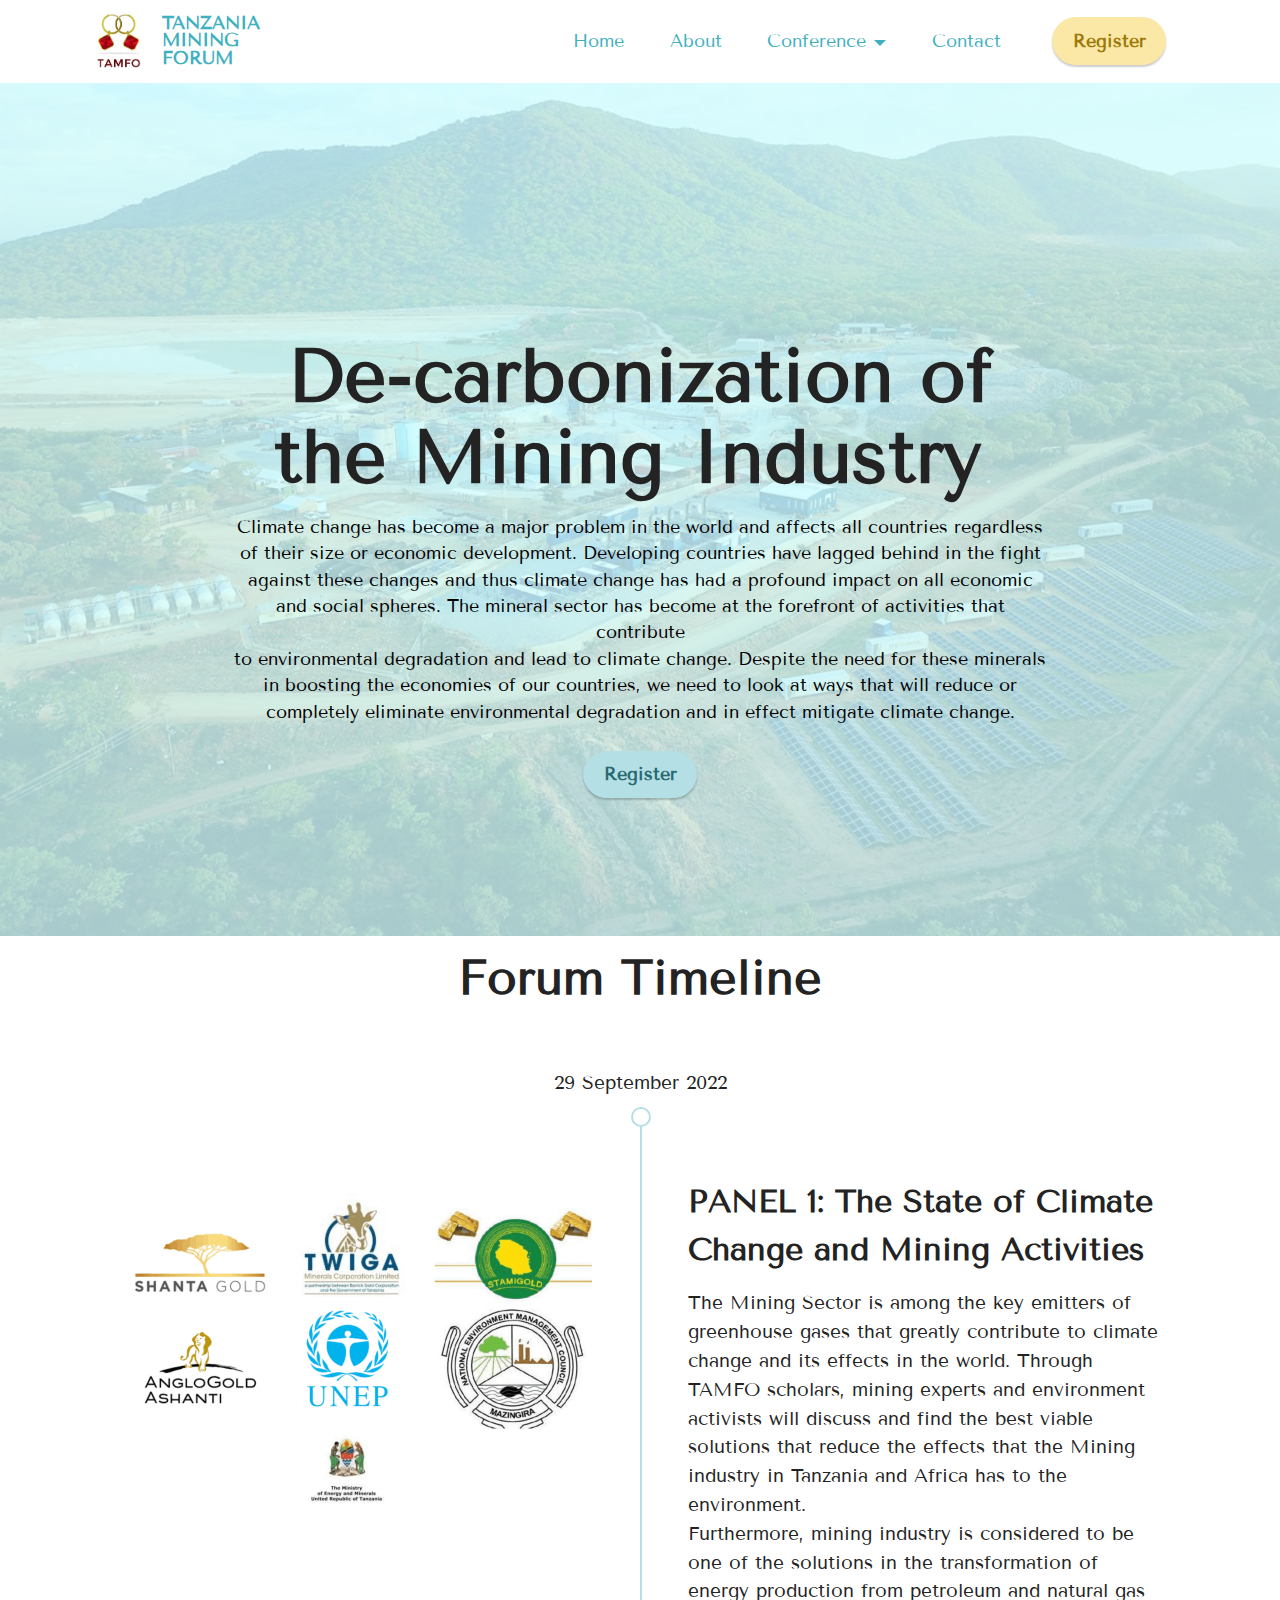
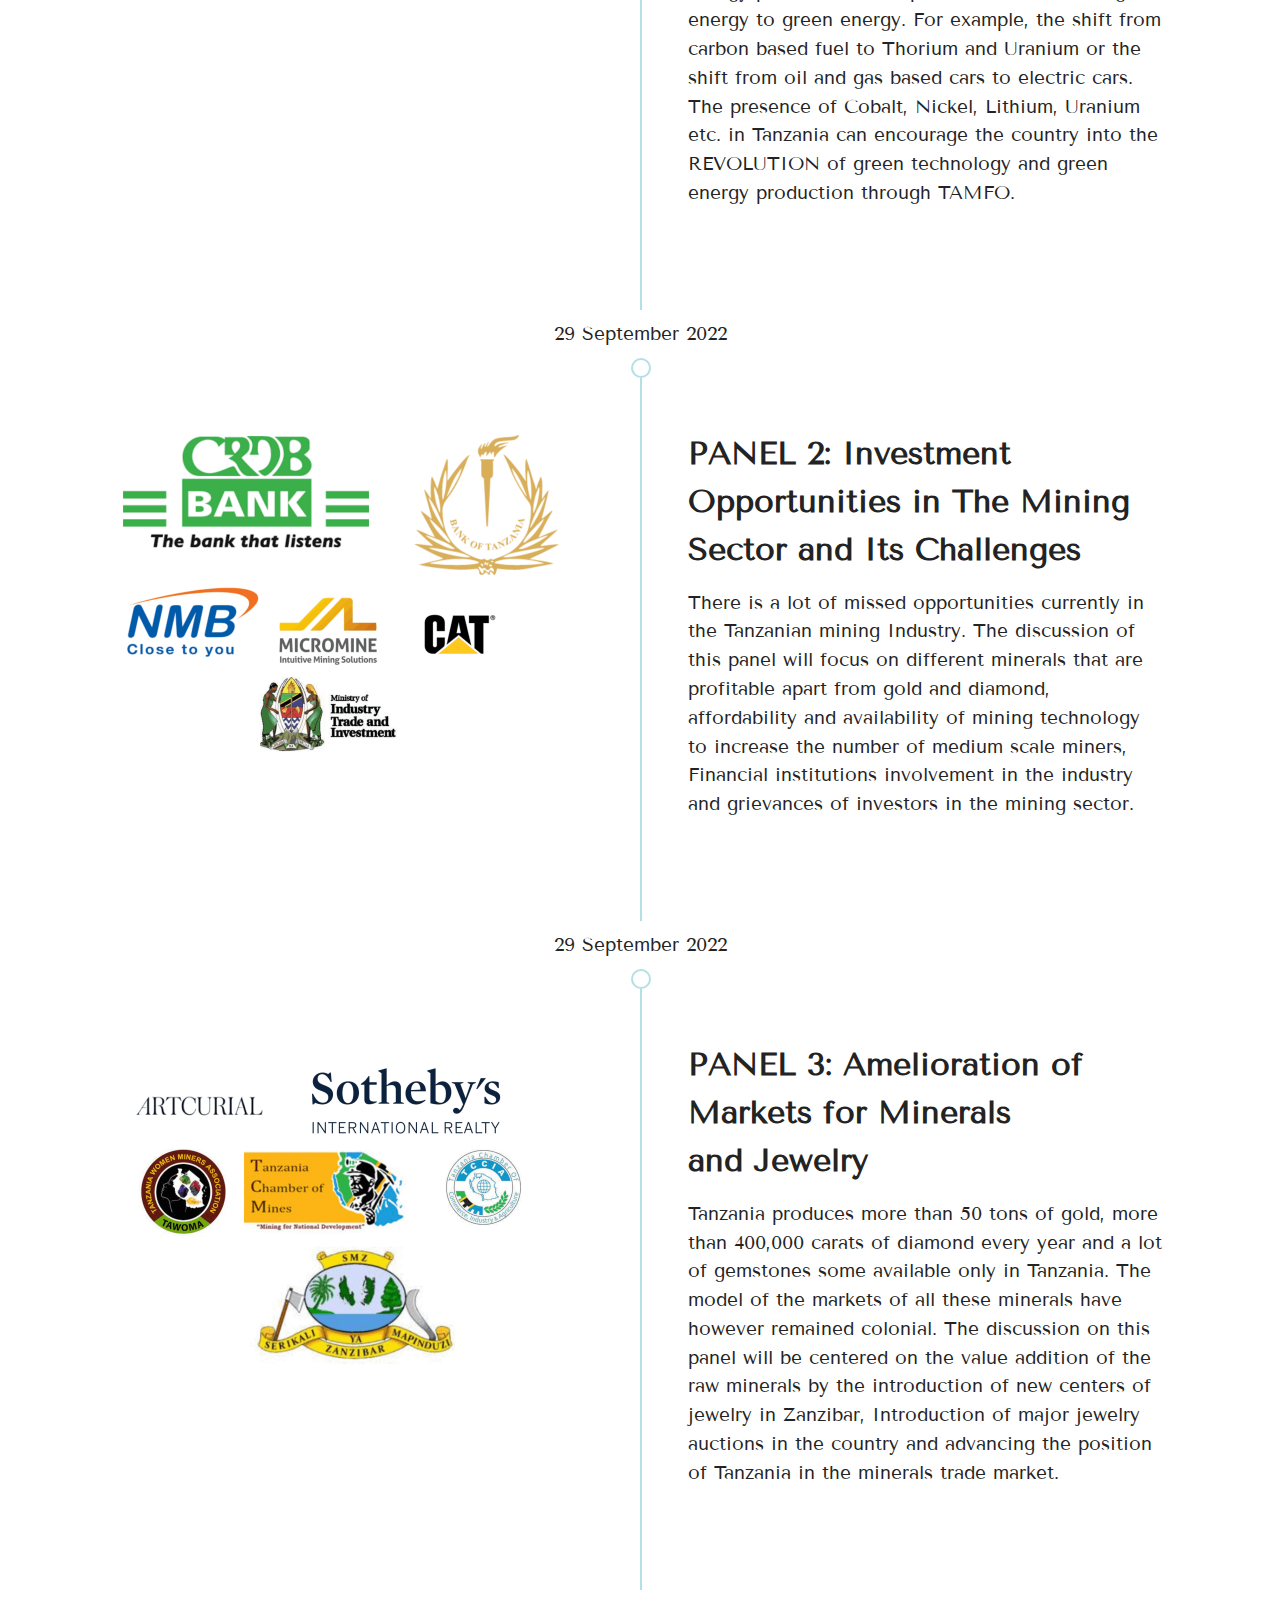
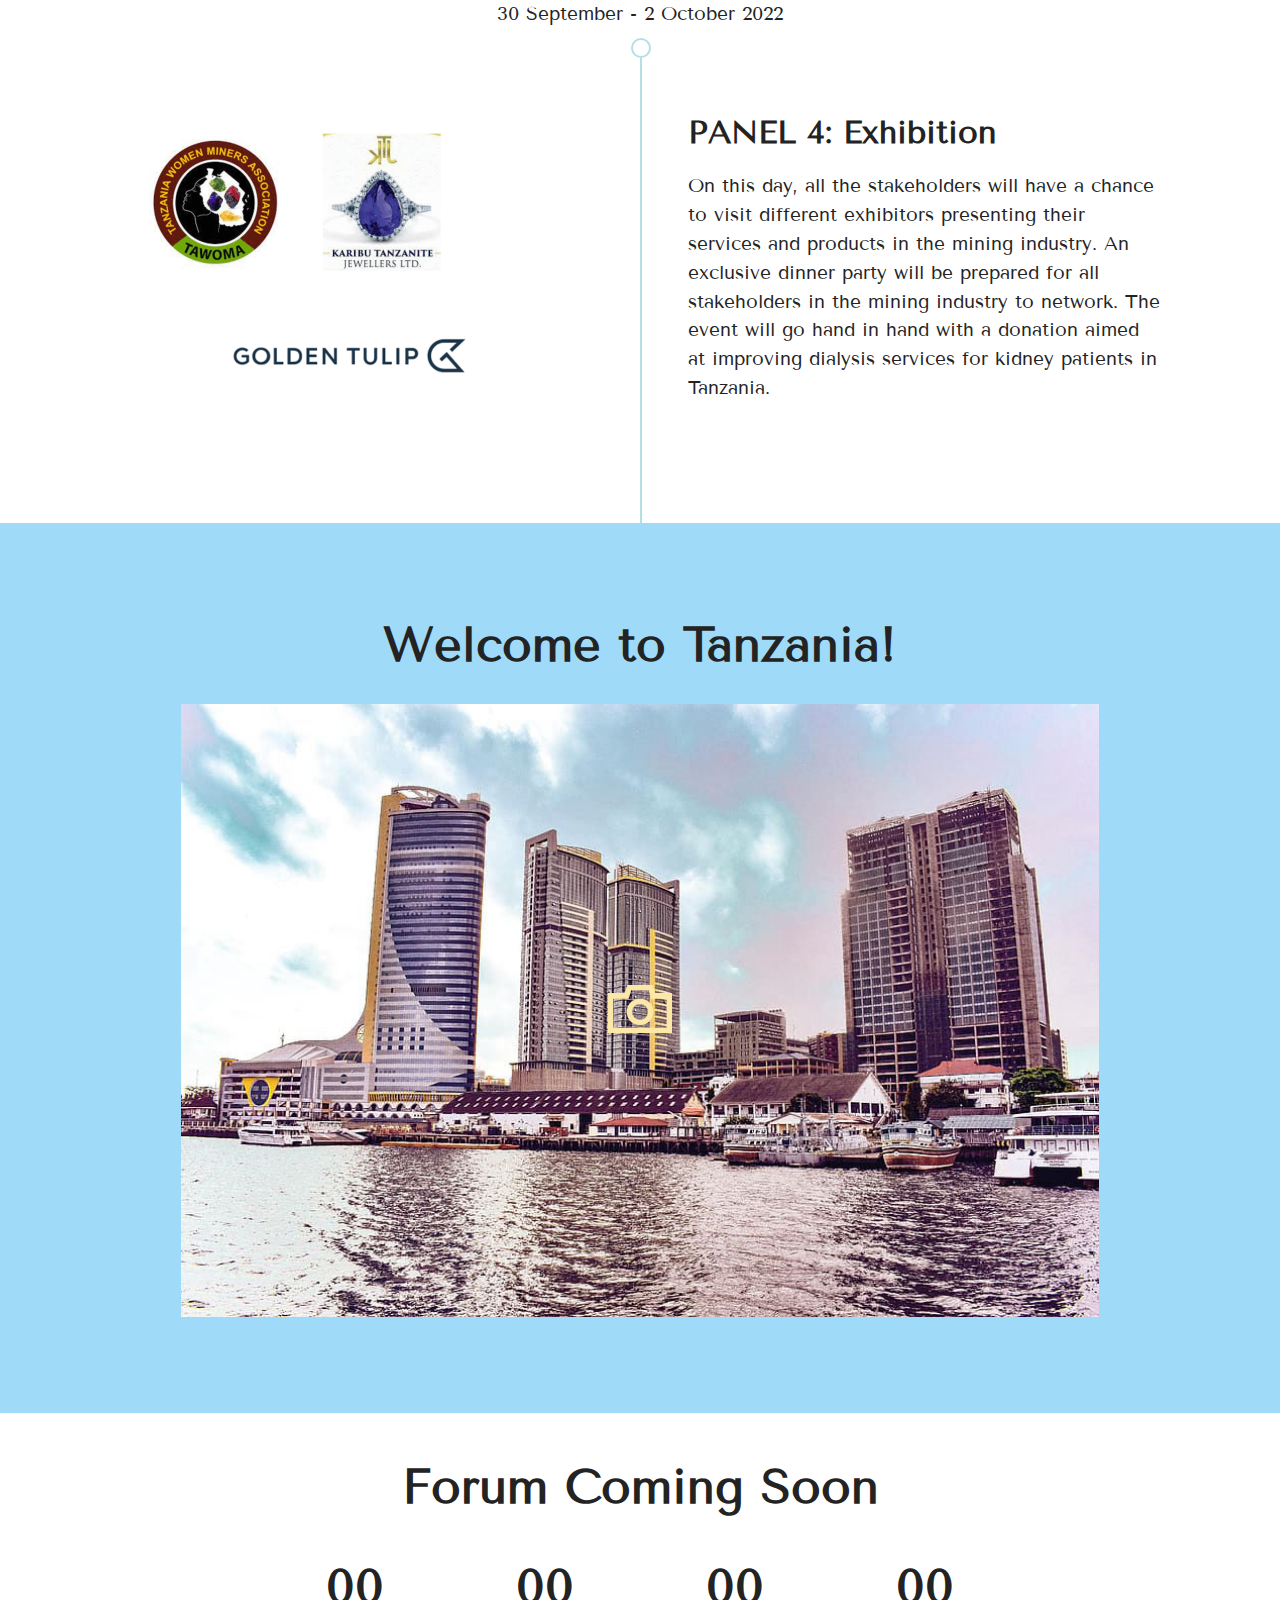
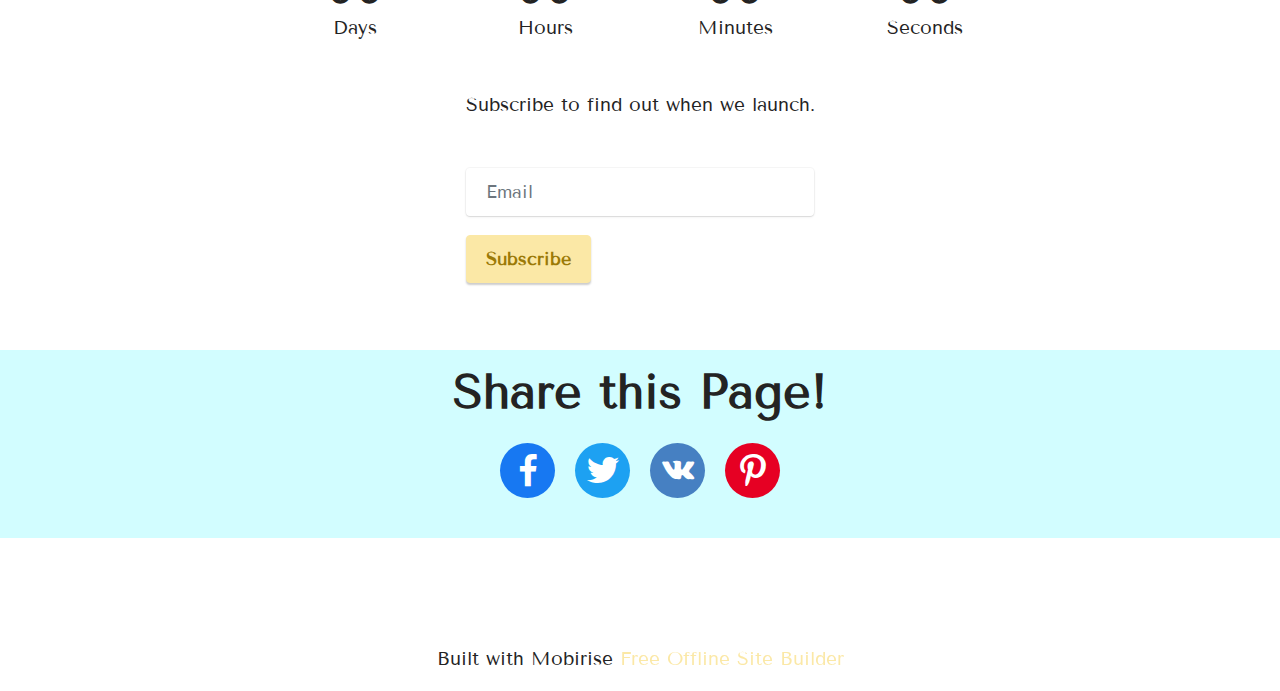
<file: index.html>
<!DOCTYPE html>
<html  >
<head>
  <!-- Site made with Mobirise Website Builder v5.6.5, https://mobirise.com -->
  <meta charset="UTF-8">
  <meta http-equiv="X-UA-Compatible" content="IE=edge">
  <meta name="generator" content="Mobirise v5.6.5, mobirise.com">
  <meta name="twitter:card" content="summary_large_image"/>
  <meta name="twitter:image:src" content="">
  <meta property="og:image" content="">
  <meta name="twitter:title" content="TAMFO">
  <meta name="viewport" content="width=device-width, initial-scale=1, minimum-scale=1">
  <link rel="shortcut icon" href="assets/images/tamfo-logo.jpeg" type="image/x-icon">
  <meta name="description" content="Climate change has become a major problem in the world and affects all countries regardless
of their size or economic development. Developing countries have lagged behind in the fight
against these changes and thus climate change has had a profound impact on all economic
and social spheres. The mineral sector has become at the forefront of activities that contribute
to environmental degradation and lead to climate change. Despite the need for these minerals
in boosting the economies of our countries, we need to look at ways that will reduce or
completely eliminate environmental degradation and in effect mitigate climate change.">
  
  
  <title>TAMFO</title>
  <link rel="stylesheet" href="assets/web/assets/mobirise-icons2/mobirise2.css">
  <link rel="stylesheet" href="assets/web/assets/mobirise-icons/mobirise-icons.css">
  <link rel="stylesheet" href="assets/bootstrap/css/bootstrap.min.css">
  <link rel="stylesheet" href="assets/bootstrap/css/bootstrap-grid.min.css">
  <link rel="stylesheet" href="assets/bootstrap/css/bootstrap-reboot.min.css">
  <link rel="stylesheet" href="assets/dropdown/css/style.css">
  <link rel="stylesheet" href="assets/socicon/css/styles.css">
  <link rel="stylesheet" href="assets/theme/css/style.css">
  <link rel="preload" href="https://fonts.googleapis.com/css?family=Tenor+Sans:400&display=swap" as="style" onload="this.onload=null;this.rel='stylesheet'">
  <noscript><link rel="stylesheet" href="https://fonts.googleapis.com/css?family=Tenor+Sans:400&display=swap"></noscript>
  <link rel="preload" as="style" href="assets/mobirise/css/mbr-additional.css"><link rel="stylesheet" href="assets/mobirise/css/mbr-additional.css" type="text/css">
  
  
  
  
</head>
<body>
  
  <section data-bs-version="5.1" class="menu menu2 cid-sFHpMqcXGj" once="menu" id="menu2-2">
    
    <nav class="navbar navbar-dropdown navbar-expand-lg">
        <div class="container">
            <div class="navbar-brand">
                <span class="navbar-logo">
                    <a href="index.html#top">
                        <img src="assets/images/tamfo-logo.jpeg" alt="TAMFO_logo" style="height: 3.9rem;">
                    </a>
                </span>
                <span class="navbar-caption-wrap"><a class="navbar-caption text-success text-primary display-4" href="index.html#top">TANZANIA <br>MINING <br>FORUM</a></span>
            </div>
            <button class="navbar-toggler" type="button" data-toggle="collapse" data-bs-toggle="collapse" data-target="#navbarSupportedContent" data-bs-target="#navbarSupportedContent" aria-controls="navbarNavAltMarkup" aria-expanded="false" aria-label="Toggle navigation">
                <div class="hamburger">
                    <span></span>
                    <span></span>
                    <span></span>
                    <span></span>
                </div>
            </button>
            <div class="collapse navbar-collapse" id="navbarSupportedContent">
                <ul class="navbar-nav nav-dropdown" data-app-modern-menu="true"><li class="nav-item"><a class="nav-link link text-success display-4" href="index.html#top">Home</a></li>
                    <li class="nav-item"><a class="nav-link link text-success display-4" href="about.html#top">About</a>
                    </li><li class="nav-item dropdown"><a class="nav-link link dropdown-toggle text-success display-4" href="index.html#timeline3-4" data-toggle="dropdown-submenu" data-bs-toggle="dropdown" data-bs-auto-close="outside" aria-expanded="false">Conference</a><div class="dropdown-menu" aria-labelledby="dropdown-undefined"><a class="dropdown-item text-success display-4" href="index.html#timeline3-4"><span class="mobi-mbri mobi-mbri-timer mbr-iconfont mbr-iconfont-btn"></span>Timeline</a><a class="dropdown-item text-success display-4" href="index.html#timeline3-4"><span class="mbri-users mbr-iconfont mbr-iconfont-btn"></span>Speakers</a></div></li>
                    <li class="nav-item"><a class="nav-link link text-success text-primary display-4" href="contact.html#contacts2-l">Contact</a></li></ul>
                
                <div class="navbar-buttons mbr-section-btn"><a class="btn btn-primary display-4" href="https://forms.gle/JSg8sxwtJ531fwui7" target="_blank">Register</a></div>
            </div>
        </div>
    </nav>
</section>

<section data-bs-version="5.1" class="header9 cid-sFHoAfPmXB" id="header9-1">

    

    <div class="mbr-overlay" style="opacity: 0.8; background-color: rgb(210, 253, 255);"></div>

    <div class="text-center container">
        <div class="row justify-content-center">
            <div class="col-md-12 col-lg-9">
                <h1 class="mbr-section-title mbr-fonts-style mb-3 display-1"><strong>De-carbonization of the Mining Industry&nbsp;</strong></h1>
                <p class="mbr-text mbr-fonts-style display-4">Climate change has become a major problem in the world and affects all countries regardless
<br>of their size or economic development. Developing countries have lagged behind in the fight
<br>against these changes and thus climate change has had a profound impact on all economic
<br>and social spheres. The mineral sector has become at the forefront of activities that contribute
<br>to environmental degradation and lead to climate change. Despite the need for these minerals
<br>in boosting the economies of our countries, we need to look at ways that will reduce or
<br>completely eliminate environmental degradation and in effect mitigate climate change.</p>
                <div class="mbr-section-btn mt-3"><a class="btn btn-secondary display-4" href="https://forms.gle/JSg8sxwtJ531fwui7" target="_blank">Register</a></div>
            </div>
        </div>
    </div>
</section>

<section data-bs-version="5.1" class="timeline3 cid-sFHr5fwP9J" id="timeline3-4">
    
    
    <div class="container">
        <div class="mbr-section-head">
            <h3 class="mbr-section-title mbr-fonts-style align-center mb-0 display-2">
                <strong>Forum Timeline</strong></h3>
            
        </div>
        <div class="timelines-container mt-4">
            <div class="row timeline-element first-separline mb-5">
                <div class="timeline-date col-12">
                    <div class="timeline-date-wrapper">
                        <p class="mbr-timeline-date display-7">29 September 2022</p>
                    </div>
                </div>
                <span class="iconBackground"></span>
                <div class="col-12 col-md-6">
                    <div class="image-wrapper">
                        <img src="assets/images/participants-tamfo-1-948x670.png" alt="Participants_panel_1" title="">
                    </div>
                </div>
                <div class="col-12 col-md-6">
                    <div class="timeline-text-wrapper">
                        <h4 class="mbr-timeline-title mbr-fonts-style mb-0 display-5"><strong>PANEL 1: The State of Climate Change and Mining Activities</strong></h4>
                        <p class="mbr-text mbr-fonts-style mt-3 mb-0 display-7">The Mining Sector is among the key emitters of greenhouse gases that greatly contribute to climate change and its effects in the world. Through TAMFO scholars, mining experts and environment activists will discuss and find the best viable solutions that reduce the effects that the Mining industry in Tanzania and Africa has to the environment. <br>Furthermore, mining industry is considered to be one of the solutions in the transformation of energy production from petroleum and natural gas energy to green energy. For example, the shift from carbon based fuel to Thorium and Uranium or the shift from oil and gas based cars to electric cars.
<br>The presence of Cobalt, Nickel, Lithium, Uranium etc. in Tanzania can encourage the country into the REVOLUTION of green technology and green energy production through TAMFO.</p>
                    </div>
                </div>
            </div>
            <div class="row timeline-element first-separline mb-5">
                <div class="timeline-date col-12">
                    <div class="timeline-date-wrapper">
                        <p class="mbr-timeline-date display-7">29 September 2022</p>
                    </div>
                </div>
                <span class="iconBackground"></span>
                <div class="col-12 col-md-6">
                    <div class="image-wrapper">
                        <img src="assets/images/participants-tamfo-2-948x670.png" alt="Participants_panel_2" title="">
                    </div>
                </div>
                <div class="col-12 col-md-6">
                    <div class="timeline-text-wrapper">
                        <h4 class="mbr-timeline-title mbr-fonts-style mb-0 display-5"><strong>PANEL 2: Investment Opportunities in The Mining Sector and Its Challenges</strong></h4>
                        <p class="mbr-text mbr-fonts-style mt-3 mb-0 display-7">There is a lot of missed opportunities currently in the Tanzanian mining Industry. The discussion of this panel will focus on different minerals that are profitable apart from gold and diamond, affordability and availability of mining technology to increase the number of medium scale miners, Financial institutions involvement in the industry and grievances of investors in the mining sector.</p>
                    </div>
                </div>
            </div>
            <div class="row timeline-element first-separline mb-5">
                <div class="timeline-date col-12">
                    <div class="timeline-date-wrapper">
                        <p class="mbr-timeline-date display-7">29 September 2022</p>
                    </div>
                </div>
                <span class="iconBackground"></span>
                <div class="col-12 col-md-6">
                    <div class="image-wrapper">
                        <img src="assets/images/participants-tamfo-3-948x670.png" alt="participants_panel_3" title="">
                    </div>
                </div>
                <div class="col-12 col-md-6">
                    <div class="timeline-text-wrapper">
                        <h4 class="mbr-timeline-title mbr-fonts-style mb-0 display-5"><strong>PANEL 3: Amelioration of Markets for Minerals and&nbsp;Jewelry</strong></h4>
                        <p class="mbr-text mbr-fonts-style mt-3 mb-0 display-7">Tanzania produces more than 50 tons of gold, more than 400,000 carats of diamond every year and a lot of gemstones some available only in Tanzania. The model of the markets of all these minerals have however remained colonial. The discussion on this panel will be centered on the value addition of the raw minerals by the introduction of new centers of jewelry in Zanzibar, Introduction of major jewelry auctions in the country and advancing the position of Tanzania in the minerals trade market.&nbsp;<br></p>
                    </div>
                </div>
            </div>
            <div class="row timeline-element first-separline mb-5">
                <div class="timeline-date col-12">
                    <div class="timeline-date-wrapper">
                        <p class="mbr-timeline-date display-7">30 September - 2 October 2022</p>
                    </div>
                </div>
                <span class="iconBackground"></span>
                <div class="col-12 col-md-6">
                    <div class="image-wrapper">
                        <img src="assets/images/participants-tamfo-4-948x670.png" alt="participants_panel_4" title="">
                    </div>
                </div>
                <div class="col-12 col-md-6">
                    <div class="timeline-text-wrapper">
                        <h4 class="mbr-timeline-title mbr-fonts-style mb-0 display-5"><strong>PANEL 4: Exhibition</strong></h4>
                        <p class="mbr-text mbr-fonts-style mt-3 mb-0 display-7">On this day, all the stakeholders will have a chance to visit different exhibitors presenting their services and products in the mining industry. An exclusive dinner party will be prepared for all stakeholders in the mining industry to network. The event will go hand in hand with a donation aimed at improving dialysis services for kidney patients in Tanzania.</p>
                    </div>
                </div>
            </div>
            
            
            
            
            
            
            
            
        </div>
    </div>
</section>

<section data-bs-version="5.1" class="video1 cid-sFHujWGouW" id="video1-d">
    
    
    <div class="align-center container">
        <div class="mbr-section-head">
            <h4 class="mbr-section-title mbr-fonts-style mb-0 display-2"><strong>Welcome to Tanzania!</strong></h4>
            
        </div>
        <div class="row justify-content-center mt-4">
            <div class="col-12 col-lg-10">
                <div class="box">
                    <div class="mbr-media show-modal align-center" data-modal=".modalWindow">
                        <img src="assets/images/dar-es-salaam-port-tanzania-city-910x607.jpg" alt="Mobirise">
                        <div class="icon-wrap">
                            <a class="text-primary" href="index.html#video1-d"><span class="mbr-iconfont mobi-mbri-camera mobi-mbri"></span></a>
                        </div>
                    </div>
                </div>
            </div>
        </div>
    </div>
    <div>
        <div class="modalWindow" style="display: none;">
            <div class="modalWindow-container">
                <div class="modalWindow-video-container">
                    <div class="modalWindow-video">
                        <iframe width="100%" height="100%" frameborder="0" allowfullscreen="1"></iframe>
                    </div>
                    <a class="close" role="button" data-dismiss="modal" data-bs-dismiss="modal">
                        <span aria-hidden="true" class="mbr-iconfont mobi-mbri-close mobi-mbri closeModal"></span>
                        <span class="sr-only visually-hidden">Close</span>
                    </a>
                </div>
            </div>
        </div>
    </div>
</section>

<section data-bs-version="5.1" class="countdown1 cid-sFHtEv8xMy" id="countdown1-7">
    
    
    <div class="container">
        <div class="row justify-content-center">
            <div class="col-lg-8">
                <h3 class="mbr-section-title mb-5 align-center mbr-fonts-style display-2">
                    <strong>Forum Coming Soon</strong>
                </h3>
                
                <div class="countdown-cont align-center mb-5">
                    <div class="daysCountdown col-xs-3 col-sm-3 col-md-3" title="Days"></div>
                    <div class="hoursCountdown col-xs-3 col-sm-3 col-md-3" title="Hours"></div>
                    <div class="minutesCountdown col-xs-3 col-sm-3 col-md-3" title="Minutes"></div>
                    <div class="secondsCountdown col-xs-3 col-sm-3 col-md-3" title="Seconds"></div>
                    <div class="countdown" data-due-date="2022/09/29"></div>
                </div>
                <p class="mbr-text mb-5 align-center mbr-fonts-style display-7">
                    Subscribe to find out when we launch.
                </p>
            </div>
        </div>
        <div class="row">
            <div class="col-lg-4 mx-auto mbr-form" data-form-type="formoid">
                <form action="https://mobirise.eu/" method="POST" class="mbr-form form-with-styler" data-form-title="Form Name"><input type="hidden" name="email" data-form-email="true" value="hMqJKcBIzmECPBHzHZIdAD4W03OWnQ12SiCTOSl/PxyCz83qXkfnhp+gWfDE4dGX9MKx4yGSpLgBwHbmn2d52sWXLS+BQLzNaagGh/Lhh7z2Fui25uKjDyciDH/oNoCs">
                    <div class="row">
                        <div hidden="hidden" data-form-alert="" class="alert alert-success col-12">Thanks for subscribing!</div>
                        <div hidden="hidden" data-form-alert-danger="" class="alert alert-danger col-12">Oops...! some problem!</div>
                    </div>
                    <div class="dragArea row">
                        <div class="col form-group" data-for="email">
                            <input type="text" name="email" placeholder="Email" data-form-field="email" class="form-control" required="required" value="" id="email-countdown1-7">
                        </div>
                        <div class="mbr-section-btn"><button type="submit" class="btn btn-primary display-4">Subscribe</button></div>
                    </div>
                </form>
            </div>
        </div>
    </div>
</section>

<section data-bs-version="5.1" class="social1 cid-sFHrCR0OHz" id="share1-5">
    
    
    

    <div class="container">
        <div class="row">
            <div class="col-12">
                <h3 class="mbr-section-title mb-3 align-center mbr-fonts-style display-2">
                    <strong>Share this Page!</strong>
                </h3>
                <div>
                    <div class="mbr-social-likes align-center">
                        <span class="btn btn-social socicon-bg-facebook facebook m-2">
                            <i class="socicon socicon-facebook"></i>
                        </span>
                        <span class="btn btn-social twitter socicon-bg-twitter m-2">
                            <i class="socicon socicon-twitter"></i>
                        </span>
                        <span class="btn btn-social vkontakte socicon-bg-vkontakte m-2">
                            <i class="socicon socicon-vkontakte"></i>
                        </span>
                        
                        <span class="btn btn-social pinterest socicon-bg-pinterest m-2">
                            <i class="socicon socicon-pinterest"></i>
                        </span>
                        
                    </div>
                </div>
            </div>
        </div>
    </div>
</section>

<section data-bs-version="5.1" class="footer7 cid-sFHu2wLoQp mbr-reveal" once="footers" id="footer7-9">

    

    

    <div class="container">
        <div class="row align-center mbr-white">
            <div class="col-12">
                <p class="mbr-text mb-0 mbr-fonts-style display-7">
                    © Copyright 2022 RIFAZ SOLUTIONS - All Rights Reserved</p>
            </div>
        </div>
    </div>
</section><section class="display-7" style="padding: 0;align-items: center;justify-content: center;flex-wrap: wrap;    align-content: center;display: flex;position: relative;height: 4rem;"><a href="https://mobiri.se/2516332" style="flex: 1 1;height: 4rem;position: absolute;width: 100%;z-index: 1;"><img alt="" style="height: 4rem;" src="[data-uri]"></a><p style="margin: 0;text-align: center;" class="display-7">Built with Mobirise &#8204;</p><a style="z-index:1" href="https://mobirise.com/offline-website-builder.html">Free Offline Site Builder</a></section><script src="assets/bootstrap/js/bootstrap.bundle.min.js"></script>  <script src="assets/smoothscroll/smooth-scroll.js"></script>  <script src="assets/ytplayer/index.js"></script>  <script src="assets/dropdown/js/navbar-dropdown.js"></script>  <script src="assets/playervimeo/vimeo_player.js"></script>  <script src="assets/countdown/countdown.js"></script>  <script src="assets/sociallikes/social-likes.js"></script>  <script src="assets/theme/js/script.js"></script>  <script src="assets/formoid/formoid.min.js"></script>  
  
  
</body>
</html>
</file>
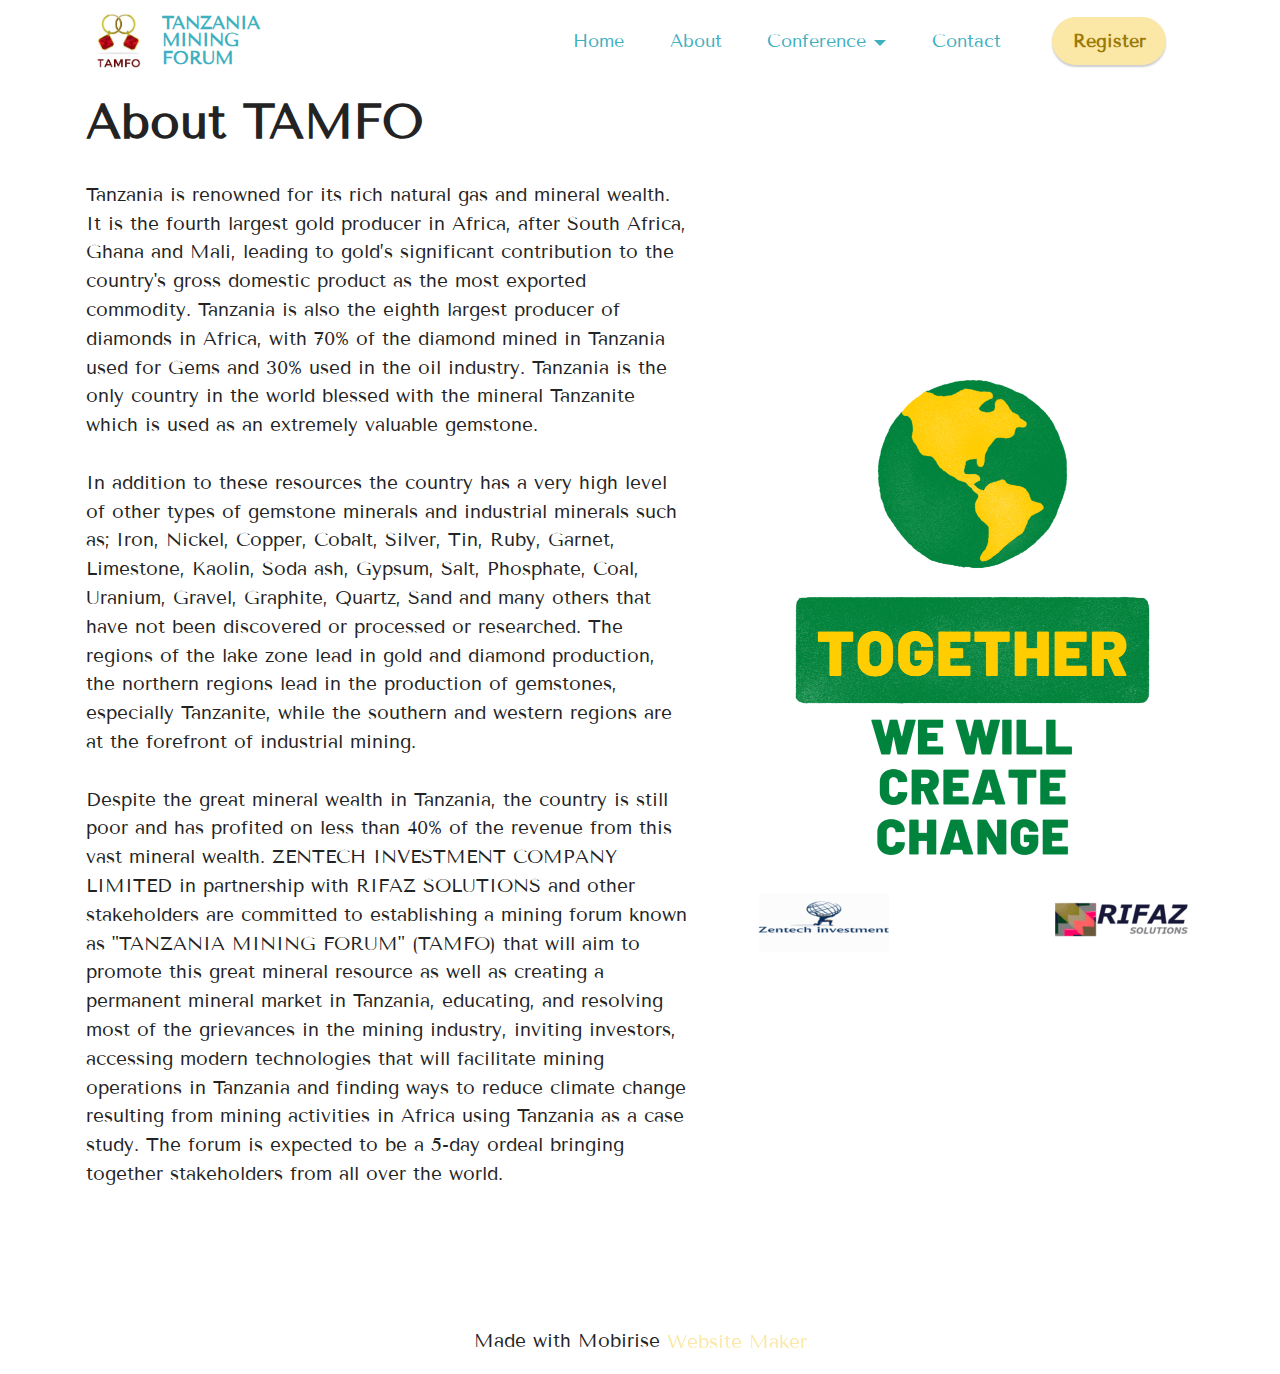
<file: about.html>
<!DOCTYPE html>
<html  >
<head>
  <!-- Site made with Mobirise Website Builder v5.6.5, https://mobirise.com -->
  <meta charset="UTF-8">
  <meta http-equiv="X-UA-Compatible" content="IE=edge">
  <meta name="generator" content="Mobirise v5.6.5, mobirise.com">
  <meta name="twitter:card" content="summary_large_image"/>
  <meta name="twitter:image:src" content="">
  <meta property="og:image" content="">
  <meta name="twitter:title" content="About">
  <meta name="viewport" content="width=device-width, initial-scale=1, minimum-scale=1">
  <link rel="shortcut icon" href="assets/images/tamfo-logo.jpeg" type="image/x-icon">
  <meta name="description" content=" ZENTECH INVESTMENT COMPANY LIMITED in partnership with RIFAZ SOLUTIONS and other stakeholders are committed to establishing a mining forum known as "TANZANIA MINING FORUM" (TAMFO) that will aim to promote this great mineral resource as well as creating a permanent mineral market in Tanzania, educating, and resolving most of the grievances in the mining industry, inviting investors, accessing modern technologies that will facilitate mining operations in Tanzania and finding ways to reduce climate change resulting from mining activities in Africa using Tanzania as a case study. The forum is expected to be a 5-day ordeal bringing together stakeholders from all over the world.">
  
  
  <title>About</title>
  <link rel="stylesheet" href="assets/web/assets/mobirise-icons2/mobirise2.css">
  <link rel="stylesheet" href="assets/web/assets/mobirise-icons/mobirise-icons.css">
  <link rel="stylesheet" href="assets/bootstrap/css/bootstrap.min.css">
  <link rel="stylesheet" href="assets/bootstrap/css/bootstrap-grid.min.css">
  <link rel="stylesheet" href="assets/bootstrap/css/bootstrap-reboot.min.css">
  <link rel="stylesheet" href="assets/dropdown/css/style.css">
  <link rel="stylesheet" href="assets/socicon/css/styles.css">
  <link rel="stylesheet" href="assets/theme/css/style.css">
  <link rel="preload" href="https://fonts.googleapis.com/css?family=Tenor+Sans:400&display=swap" as="style" onload="this.onload=null;this.rel='stylesheet'">
  <noscript><link rel="stylesheet" href="https://fonts.googleapis.com/css?family=Tenor+Sans:400&display=swap"></noscript>
  <link rel="preload" as="style" href="assets/mobirise/css/mbr-additional.css"><link rel="stylesheet" href="assets/mobirise/css/mbr-additional.css" type="text/css">
  
  
  
  
</head>
<body>
  
  <section data-bs-version="5.1" class="menu menu2 cid-sVCEuMyaXS" once="menu" id="menu2-6">
    
    <nav class="navbar navbar-dropdown navbar-expand-lg">
        <div class="container">
            <div class="navbar-brand">
                <span class="navbar-logo">
                    <a href="index.html#top">
                        <img src="assets/images/tamfo-logo.jpeg" alt="TAMFO_logo" style="height: 3.9rem;">
                    </a>
                </span>
                <span class="navbar-caption-wrap"><a class="navbar-caption text-success text-primary display-4" href="index.html#top">TANZANIA <br>MINING <br>FORUM</a></span>
            </div>
            <button class="navbar-toggler" type="button" data-toggle="collapse" data-bs-toggle="collapse" data-target="#navbarSupportedContent" data-bs-target="#navbarSupportedContent" aria-controls="navbarNavAltMarkup" aria-expanded="false" aria-label="Toggle navigation">
                <div class="hamburger">
                    <span></span>
                    <span></span>
                    <span></span>
                    <span></span>
                </div>
            </button>
            <div class="collapse navbar-collapse" id="navbarSupportedContent">
                <ul class="navbar-nav nav-dropdown" data-app-modern-menu="true"><li class="nav-item"><a class="nav-link link text-success display-4" href="index.html#top">Home</a></li>
                    <li class="nav-item"><a class="nav-link link text-success display-4" href="about.html#top">About</a>
                    </li><li class="nav-item dropdown open"><a class="nav-link link dropdown-toggle text-success display-4" href="index.html#timeline3-4" data-toggle="dropdown-submenu" data-bs-toggle="dropdown" data-bs-auto-close="outside" aria-expanded="false">Conference</a><div class="dropdown-menu" aria-labelledby="dropdown-undefined"><a class="dropdown-item text-success display-4" href="index.html#timeline3-4"><span class="mobi-mbri mobi-mbri-timer mbr-iconfont mbr-iconfont-btn"></span>Timeline</a><a class="dropdown-item text-success display-4" href="index.html#timeline3-4"><span class="mbri-users mbr-iconfont mbr-iconfont-btn"></span>Speakers</a></div></li>
                    <li class="nav-item"><a class="nav-link link text-success text-primary display-4" href="contact.html#contacts2-l">Contact</a></li></ul>
                
                <div class="navbar-buttons mbr-section-btn"><a class="btn btn-primary display-4" href="https://forms.gle/JSg8sxwtJ531fwui7" target="_blank">Register</a></div>
            </div>
        </div>
    </nav>
</section>

<section data-bs-version="5.1" class="features18 cid-sVCEKRhPGS" id="features19-d">

    

    
    <div class="container">
        <div class="row justify-content-center">
            <div class="card col-12 col-lg">
                <div class="card-wrapper">
                    <h6 class="card-title mbr-fonts-style mb-4 display-2"><strong>About TAMFO</strong></h6>
                    <p class="mbr-text mbr-fonts-style display-7">Tanzania is renowned for its rich natural gas and mineral wealth. It is the fourth largest gold producer in Africa, after South Africa, Ghana and Mali, leading to gold’s significant contribution to the country's gross domestic product as the most exported commodity. Tanzania is also the eighth largest producer of diamonds in Africa, with 70% of the diamond mined in Tanzania used for Gems and 30% used in the oil industry. Tanzania is the only country in the world blessed with the mineral Tanzanite which is used as an extremely valuable gemstone. <br><br>In addition to these resources the country has a very high level of other types of gemstone minerals and industrial minerals such as; Iron, Nickel, Copper, Cobalt, Silver, Tin, Ruby, Garnet, Limestone, Kaolin, Soda ash, Gypsum, Salt, Phosphate, Coal, Uranium, Gravel, Graphite, Quartz, Sand and many others that have not been discovered or processed or researched. The regions of the lake zone lead in gold and diamond production, the northern regions lead in the production of gemstones, especially Tanzanite, while the southern and western regions are at the forefront of industrial mining. <br><br>Despite the great mineral wealth in Tanzania, the country is still poor and has profited on less than 40% of the revenue from this vast mineral wealth. ZENTECH INVESTMENT COMPANY LIMITED in partnership with RIFAZ SOLUTIONS and other stakeholders are committed to establishing a mining forum known as "TANZANIA MINING FORUM" (TAMFO) that will aim to promote this great mineral resource as well as creating a permanent mineral market in Tanzania, educating, and resolving most of the grievances in the mining industry, inviting investors, accessing modern technologies that will facilitate mining operations in Tanzania and finding ways to reduce climate change resulting from mining activities in Africa using Tanzania as a case study. The forum is expected to be a 5-day ordeal bringing together stakeholders from all over the world.</p>
                    
                </div>
            </div>
            <div class="col-12 col-lg-5">
                <div class="image-wrapper">
                    <img src="assets/images/about-page-poster-886x1253.png" alt="poster">
                </div>
            </div>
        </div>
    </div>
</section>

<section data-bs-version="5.1" class="footer7 cid-sVCEuW6jTn mbr-reveal" once="footers" id="footer7-c">

    

    

    <div class="container">
        <div class="row align-center mbr-white">
            <div class="col-12">
                <p class="mbr-text mb-0 mbr-fonts-style display-7">
                    © Copyright 2022 RIFAZ SOLUTIONS - All Rights Reserved</p>
            </div>
        </div>
    </div>
</section><section class="display-7" style="padding: 0;align-items: center;justify-content: center;flex-wrap: wrap;    align-content: center;display: flex;position: relative;height: 4rem;"><a href="https://mobiri.se/2516332" style="flex: 1 1;height: 4rem;position: absolute;width: 100%;z-index: 1;"><img alt="" style="height: 4rem;" src="[data-uri]"></a><p style="margin: 0;text-align: center;" class="display-7">Made with Mobirise &#8204;</p><a style="z-index:1" href="https://mobirise.com/website-maker.html">Website Maker</a></section><script src="assets/bootstrap/js/bootstrap.bundle.min.js"></script>  <script src="assets/smoothscroll/smooth-scroll.js"></script>  <script src="assets/ytplayer/index.js"></script>  <script src="assets/dropdown/js/navbar-dropdown.js"></script>  <script src="assets/theme/js/script.js"></script>  
  
  
</body>
</html>
</file>
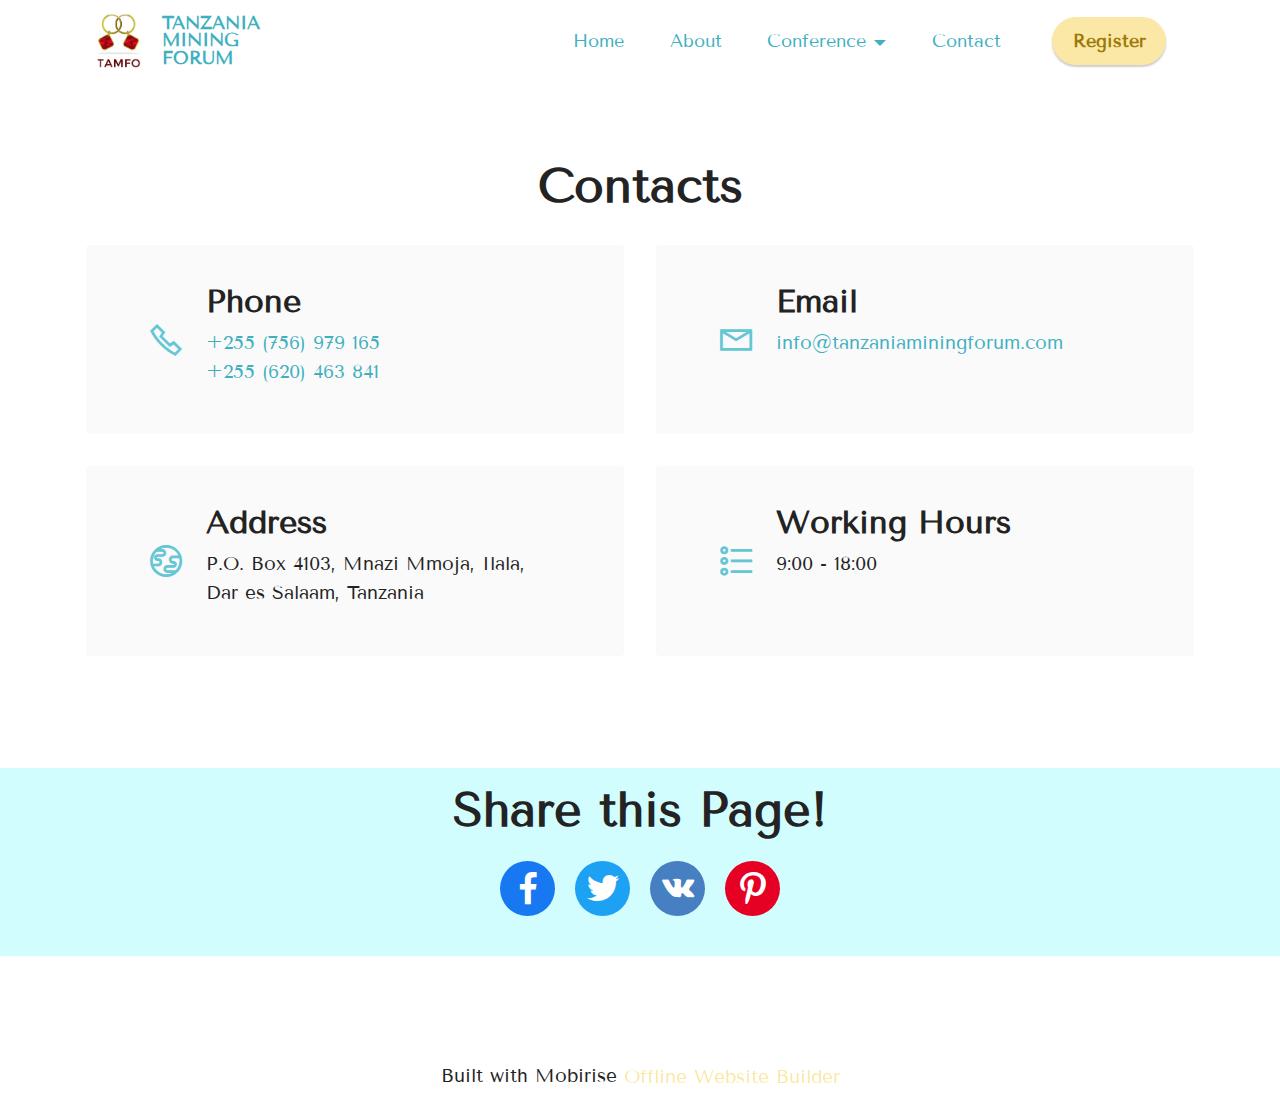
<file: contact.html>
<!DOCTYPE html>
<html  >
<head>
  <!-- Site made with Mobirise Website Builder v5.6.5, https://mobirise.com -->
  <meta charset="UTF-8">
  <meta http-equiv="X-UA-Compatible" content="IE=edge">
  <meta name="generator" content="Mobirise v5.6.5, mobirise.com">
  <meta name="twitter:card" content="summary_large_image"/>
  <meta name="twitter:image:src" content="">
  <meta property="og:image" content="">
  <meta name="twitter:title" content="Contact">
  <meta name="viewport" content="width=device-width, initial-scale=1, minimum-scale=1">
  <link rel="shortcut icon" href="assets/images/tamfo-logo.jpeg" type="image/x-icon">
  <meta name="description" content="Contacts for Tanzania Mining Forum">
  
  
  <title>Contact</title>
  <link rel="stylesheet" href="assets/web/assets/mobirise-icons2/mobirise2.css">
  <link rel="stylesheet" href="assets/web/assets/mobirise-icons/mobirise-icons.css">
  <link rel="stylesheet" href="assets/bootstrap/css/bootstrap.min.css">
  <link rel="stylesheet" href="assets/bootstrap/css/bootstrap-grid.min.css">
  <link rel="stylesheet" href="assets/bootstrap/css/bootstrap-reboot.min.css">
  <link rel="stylesheet" href="assets/dropdown/css/style.css">
  <link rel="stylesheet" href="assets/socicon/css/styles.css">
  <link rel="stylesheet" href="assets/theme/css/style.css">
  <link rel="preload" href="https://fonts.googleapis.com/css?family=Tenor+Sans:400&display=swap" as="style" onload="this.onload=null;this.rel='stylesheet'">
  <noscript><link rel="stylesheet" href="https://fonts.googleapis.com/css?family=Tenor+Sans:400&display=swap"></noscript>
  <link rel="preload" as="style" href="assets/mobirise/css/mbr-additional.css"><link rel="stylesheet" href="assets/mobirise/css/mbr-additional.css" type="text/css">
  
  
  
  
</head>
<body>
  
  <section data-bs-version="5.1" class="menu menu2 cid-sVRWsNqaEu" once="menu" id="menu2-e">
    
    <nav class="navbar navbar-dropdown navbar-expand-lg">
        <div class="container">
            <div class="navbar-brand">
                <span class="navbar-logo">
                    <a href="index.html#top">
                        <img src="assets/images/tamfo-logo.jpeg" alt="TAMFO_logo" style="height: 3.9rem;">
                    </a>
                </span>
                <span class="navbar-caption-wrap"><a class="navbar-caption text-success text-primary display-4" href="index.html#top">TANZANIA <br>MINING <br>FORUM</a></span>
            </div>
            <button class="navbar-toggler" type="button" data-toggle="collapse" data-bs-toggle="collapse" data-target="#navbarSupportedContent" data-bs-target="#navbarSupportedContent" aria-controls="navbarNavAltMarkup" aria-expanded="false" aria-label="Toggle navigation">
                <div class="hamburger">
                    <span></span>
                    <span></span>
                    <span></span>
                    <span></span>
                </div>
            </button>
            <div class="collapse navbar-collapse" id="navbarSupportedContent">
                <ul class="navbar-nav nav-dropdown" data-app-modern-menu="true"><li class="nav-item"><a class="nav-link link text-success display-4" href="index.html#top">Home</a></li>
                    <li class="nav-item"><a class="nav-link link text-success display-4" href="about.html#top">About</a>
                    </li><li class="nav-item dropdown open"><a class="nav-link link dropdown-toggle text-success display-4" href="index.html#timeline3-4" data-toggle="dropdown-submenu" data-bs-toggle="dropdown" data-bs-auto-close="outside" aria-expanded="false">Conference</a><div class="dropdown-menu" aria-labelledby="dropdown-undefined"><a class="dropdown-item text-success display-4" href="index.html#timeline3-4"><span class="mobi-mbri mobi-mbri-timer mbr-iconfont mbr-iconfont-btn"></span>Timeline</a><a class="dropdown-item text-success display-4" href="index.html#timeline3-4"><span class="mbri-users mbr-iconfont mbr-iconfont-btn"></span>Speakers</a></div></li>
                    <li class="nav-item"><a class="nav-link link text-success text-primary display-4" href="contact.html#contacts2-l">Contact</a></li></ul>
                
                <div class="navbar-buttons mbr-section-btn"><a class="btn btn-primary display-4" href="https://forms.gle/JSg8sxwtJ531fwui7" target="_blank">Register</a></div>
            </div>
        </div>
    </nav>
</section>

<section data-bs-version="5.1" class="contacts2 cid-sVRXEIyoat" id="contacts2-l">
    <!---->
    
    
    <div class="container">
        <div class="mbr-section-head">
            <h3 class="mbr-section-title mbr-fonts-style align-center mb-0 display-2">
                <strong>Contacts</strong>
            </h3>
            
        </div>
        <div class="row justify-content-center mt-4">
            <div class="card col-12 col-md-6">
                <div class="card-wrapper">
                    <div class="image-wrapper">
                        <span class="mbr-iconfont mobi-mbri-phone mobi-mbri" style="color: rgb(101, 198, 212); fill: rgb(101, 198, 212);"></span>
                    </div>
                    <div class="text-wrapper">
                        <h6 class="card-title mbr-fonts-style mb-1 display-5">
                            <strong>Phone</strong>
                        </h6>
                        <p class="mbr-text mbr-fonts-style display-7"><a href="tel:+12345678910" class="text-success">+255 (756) 979 165</a><br><a href="tel:+12345678910" class="text-success"></a><a href="https://wa.me/12345678910" class="text-success">+255 (620) 463 841</a><br>
                        </p>
                    </div>
                </div>
            </div>
            <div class="card col-12 col-md-6">
                <div class="card-wrapper">
                    <div class="image-wrapper">
                        <span class="mbr-iconfont mobi-mbri-letter mobi-mbri" style="color: rgb(101, 198, 212); fill: rgb(101, 198, 212);"></span>
                    </div>
                    <div class="text-wrapper">
                        <h6 class="card-title mbr-fonts-style mb-1 display-5">
                            <strong>Email</strong>
                        </h6>
                        <p class="mbr-text mbr-fonts-style display-7">
                            <a href="mailto:info@tanzaniaminingforum.com" class="text-success text-primary">info@tanzaniaminingforum.com</a>
                        </p>
                    </div>
                </div>
            </div>
            <div class="card col-12 col-md-6">
                <div class="card-wrapper">
                    <div class="image-wrapper">
                        <span class="mbr-iconfont mobi-mbri-globe mobi-mbri" style="color: rgb(101, 198, 212); fill: rgb(101, 198, 212);"></span>
                    </div>
                    <div class="text-wrapper">
                        <h6 class="card-title mbr-fonts-style mb-1 display-5">
                            <strong>Address</strong>
                        </h6>
                        <p class="mbr-text mbr-fonts-style display-7">P.O. Box 4103, Mnazi Mmoja, Ilala, Dar es Salaam, Tanzania</p>
                    </div>
                </div>
            </div>
            <div class="card col-12 col-md-6">
                <div class="card-wrapper">
                    <div class="image-wrapper">
                        <span class="mbr-iconfont mobi-mbri-bulleted-list mobi-mbri" style="color: rgb(101, 198, 212); fill: rgb(101, 198, 212);"></span>
                    </div>
                    <div class="text-wrapper">
                        <h6 class="card-title mbr-fonts-style mb-1 display-5">
                            <strong>Working Hours</strong>
                        </h6>
                        <p class="mbr-text mbr-fonts-style display-7">
                            9:00 - 18:00
                        </p>
                    </div>
                </div>
            </div>
        </div>
    </div>
</section>

<section data-bs-version="5.1" class="social1 cid-sVRWsWPDqH" id="share1-j">
    
    
    

    <div class="container">
        <div class="row">
            <div class="col-12">
                <h3 class="mbr-section-title mb-3 align-center mbr-fonts-style display-2">
                    <strong>Share this Page!</strong>
                </h3>
                <div>
                    <div class="mbr-social-likes align-center">
                        <span class="btn btn-social socicon-bg-facebook facebook m-2">
                            <i class="socicon socicon-facebook"></i>
                        </span>
                        <span class="btn btn-social twitter socicon-bg-twitter m-2">
                            <i class="socicon socicon-twitter"></i>
                        </span>
                        <span class="btn btn-social vkontakte socicon-bg-vkontakte m-2">
                            <i class="socicon socicon-vkontakte"></i>
                        </span>
                        
                        <span class="btn btn-social pinterest socicon-bg-pinterest m-2">
                            <i class="socicon socicon-pinterest"></i>
                        </span>
                        
                    </div>
                </div>
            </div>
        </div>
    </div>
</section>

<section data-bs-version="5.1" class="footer7 cid-sVRWsYPJn0 mbr-reveal" once="footers" id="footer7-k">

    

    

    <div class="container">
        <div class="row align-center mbr-white">
            <div class="col-12">
                <p class="mbr-text mb-0 mbr-fonts-style display-7">
                    © Copyright 2022 RIFAZ SOLUTIONS - All Rights Reserved</p>
            </div>
        </div>
    </div>
</section><section class="display-7" style="padding: 0;align-items: center;justify-content: center;flex-wrap: wrap;    align-content: center;display: flex;position: relative;height: 4rem;"><a href="https://mobiri.se/2516332" style="flex: 1 1;height: 4rem;position: absolute;width: 100%;z-index: 1;"><img alt="" style="height: 4rem;" src="[data-uri]"></a><p style="margin: 0;text-align: center;" class="display-7">Built with Mobirise &#8204;</p><a style="z-index:1" href="https://mobirise.com/offline-website-builder.html">Offline Website Builder</a></section><script src="assets/bootstrap/js/bootstrap.bundle.min.js"></script>  <script src="assets/smoothscroll/smooth-scroll.js"></script>  <script src="assets/ytplayer/index.js"></script>  <script src="assets/dropdown/js/navbar-dropdown.js"></script>  <script src="assets/sociallikes/social-likes.js"></script>  <script src="assets/theme/js/script.js"></script>  
  
  
</body>
</html>
</file>
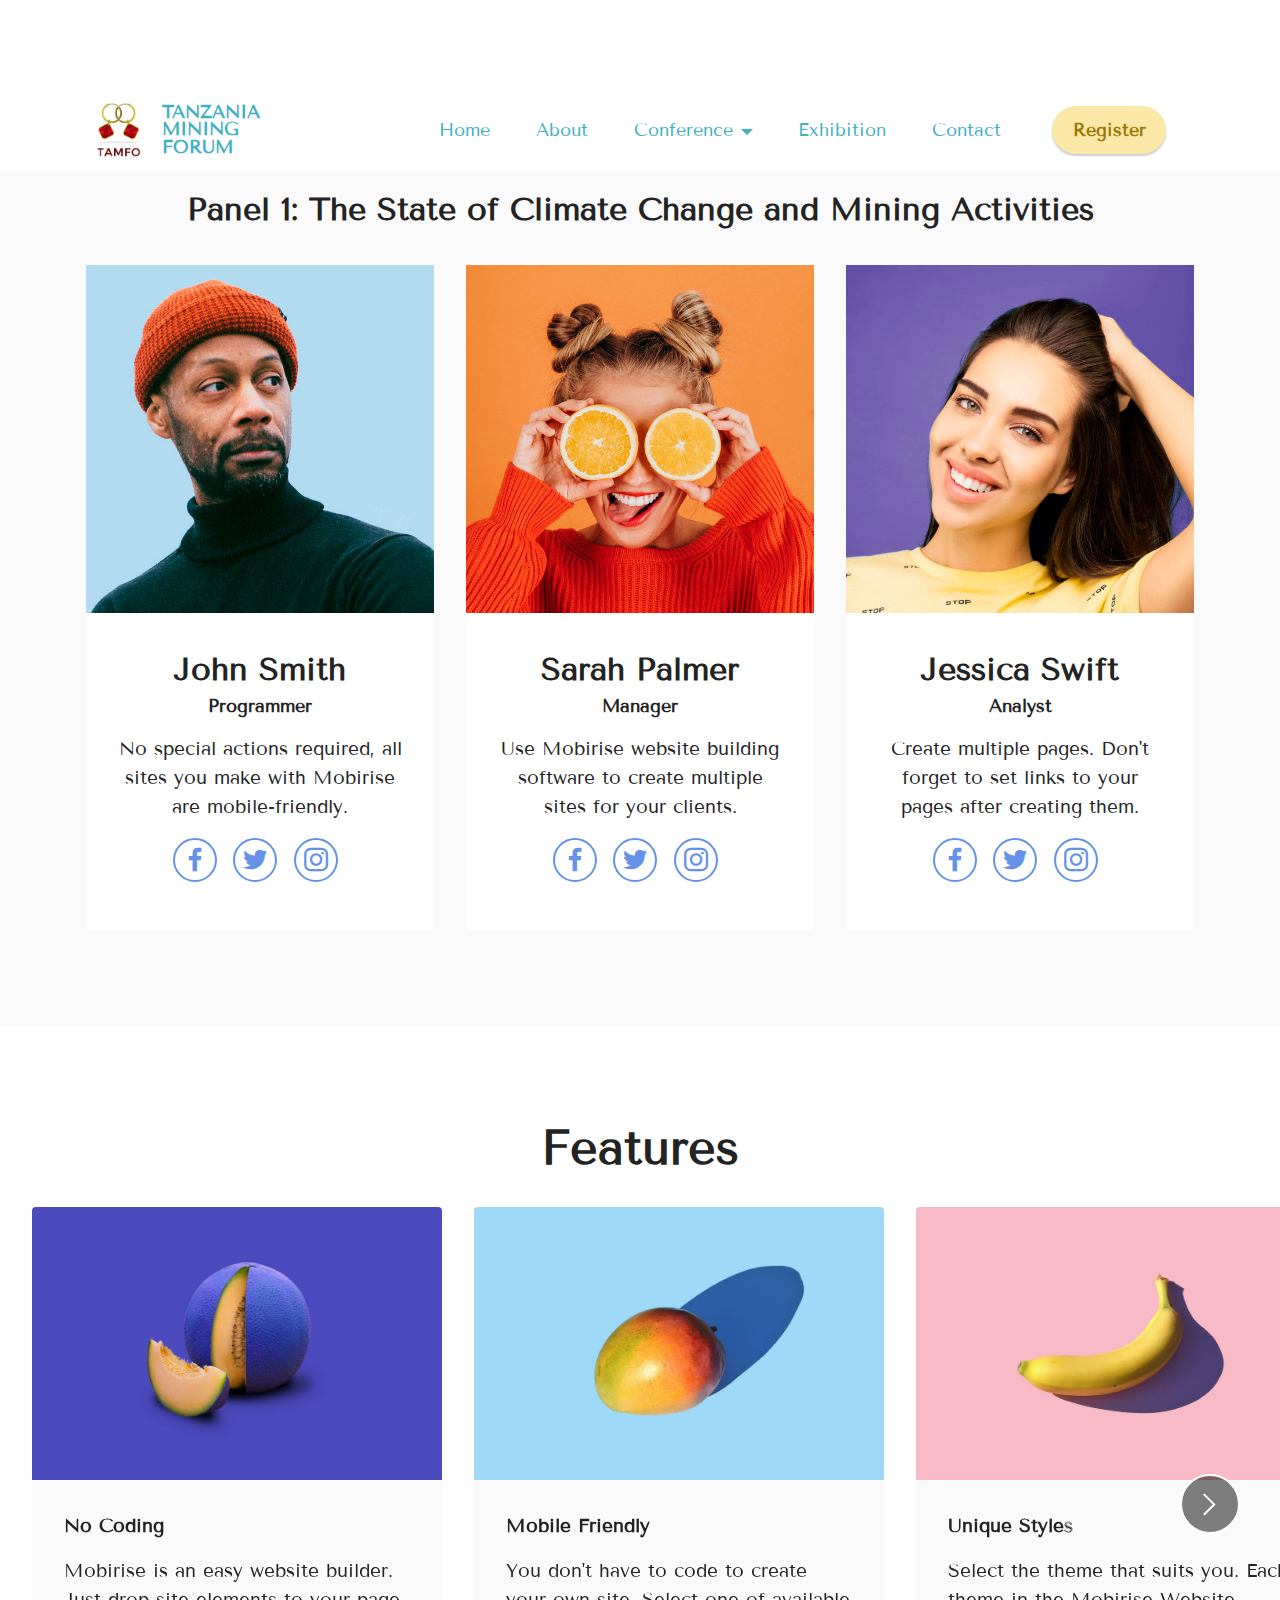
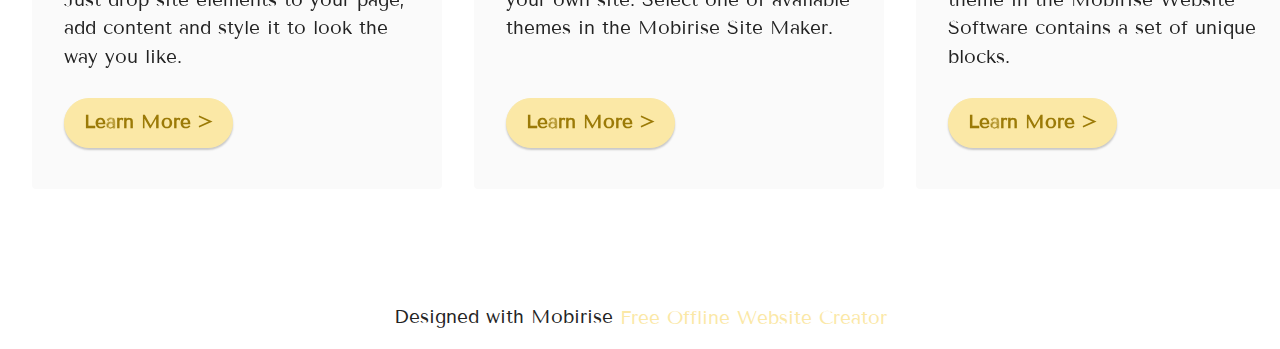
<file: page3.html>
<!DOCTYPE html>
<html  >
<head>
  <!-- Site made with Mobirise Website Builder v5.6.5, https://mobirise.com -->
  <meta charset="UTF-8">
  <meta http-equiv="X-UA-Compatible" content="IE=edge">
  <meta name="generator" content="Mobirise v5.6.5, mobirise.com">
  <meta name="twitter:card" content="summary_large_image"/>
  <meta name="twitter:image:src" content="">
  <meta property="og:image" content="">
  <meta name="twitter:title" content="Speakers">
  <meta name="viewport" content="width=device-width, initial-scale=1, minimum-scale=1">
  <link rel="shortcut icon" href="assets/images/tamfo-logo.jpeg" type="image/x-icon">
  <meta name="description" content="">
  
  
  <title>Speakers</title>
  <link rel="stylesheet" href="assets/web/assets/mobirise-icons2/mobirise2.css">
  <link rel="stylesheet" href="assets/web/assets/mobirise-icons/mobirise-icons.css">
  <link rel="stylesheet" href="assets/bootstrap/css/bootstrap.min.css">
  <link rel="stylesheet" href="assets/bootstrap/css/bootstrap-grid.min.css">
  <link rel="stylesheet" href="assets/bootstrap/css/bootstrap-reboot.min.css">
  <link rel="stylesheet" href="assets/dropdown/css/style.css">
  <link rel="stylesheet" href="assets/socicon/css/styles.css">
  <link rel="stylesheet" href="assets/theme/css/style.css">
  <link rel="preload" href="https://fonts.googleapis.com/css?family=Tenor+Sans:400&display=swap" as="style" onload="this.onload=null;this.rel='stylesheet'">
  <noscript><link rel="stylesheet" href="https://fonts.googleapis.com/css?family=Tenor+Sans:400&display=swap"></noscript>
  <link rel="preload" as="style" href="assets/mobirise/css/mbr-additional.css"><link rel="stylesheet" href="assets/mobirise/css/mbr-additional.css" type="text/css">
  
  
  
  
</head>
<body>
  
  <section data-bs-version="5.1" class="menu menu2 cid-sFHpMqcXGj" once="menu" id="menu2-m">
    
    <nav class="navbar navbar-dropdown navbar-expand-lg">
        <div class="container">
            <div class="navbar-brand">
                <span class="navbar-logo">
                    <a href="index.html#top">
                        <img src="assets/images/tamfo-logo.jpeg" alt="TAMFO_logo" style="height: 3.9rem;">
                    </a>
                </span>
                <span class="navbar-caption-wrap"><a class="navbar-caption text-success text-primary display-4" href="index.html#top">TANZANIA <br>MINING <br>FORUM</a></span>
            </div>
            <button class="navbar-toggler" type="button" data-toggle="collapse" data-bs-toggle="collapse" data-target="#navbarSupportedContent" data-bs-target="#navbarSupportedContent" aria-controls="navbarNavAltMarkup" aria-expanded="false" aria-label="Toggle navigation">
                <div class="hamburger">
                    <span></span>
                    <span></span>
                    <span></span>
                    <span></span>
                </div>
            </button>
            <div class="collapse navbar-collapse" id="navbarSupportedContent">
                <ul class="navbar-nav nav-dropdown" data-app-modern-menu="true"><li class="nav-item"><a class="nav-link link text-success display-4" href="index.html#top">Home</a></li>
                    <li class="nav-item"><a class="nav-link link text-success display-4" href="about.html#top">About</a>
                    </li><li class="nav-item dropdown"><a class="nav-link link dropdown-toggle text-success display-4" href="index.html#timeline3-4" data-toggle="dropdown-submenu" data-bs-toggle="dropdown" data-bs-auto-close="outside" aria-expanded="true">Conference</a><div class="dropdown-menu" aria-labelledby="dropdown-undefined"><a class="dropdown-item text-success display-4" href="index.html#timeline3-4"><span class="mobi-mbri mobi-mbri-timer mbr-iconfont mbr-iconfont-btn"></span>Timeline</a><a class="text-success dropdown-item display-4" href="index.html#timeline3-4"><span class="mobi-mbri mobi-mbri-contact-form mbr-iconfont mbr-iconfont-btn"></span>Agenda</a><a class="dropdown-item text-success display-4" href="index.html#timeline3-4"><span class="mbri-users mbr-iconfont mbr-iconfont-btn"></span>Speakers</a></div></li>
                    <li class="nav-item"><a class="nav-link link text-success text-primary display-4" href="index.html#top">Exhibition</a></li><li class="nav-item"><a class="nav-link link text-success text-primary display-4" href="contact.html#contacts2-l">Contact</a></li></ul>
                
                <div class="navbar-buttons mbr-section-btn"><a class="btn btn-primary display-4" href="index.html#top">Register</a></div>
            </div>
        </div>
    </nav>
</section>

<section data-bs-version="5.1" class="footer7 cid-sFHu2wLoQp mbr-reveal" once="footers" id="footer7-n">

    

    

    <div class="container">
        <div class="row align-center mbr-white">
            <div class="col-12">
                <p class="mbr-text mb-0 mbr-fonts-style display-7">
                    © Copyright 2022 RIFAZ SOLUTIONS - All Rights Reserved</p>
            </div>
        </div>
    </div>
</section>

<section data-bs-version="5.1" class="team1 cid-sX600WUCOe" id="team1-o">
    

    
    <div class="container">
        <div class="row justify-content-center">
            <div class="col-12">
                <h3 class="mbr-section-title mbr-fonts-style align-center mb-4 display-5"><strong>Panel 1: The State of Climate Change and Mining Activities</strong></h3>
                
            </div>
            <div class="col-sm-6 col-lg-4">
                <div class="card-wrap">
                    <div class="image-wrap">
                        <img src="assets/images/team1.jpg">
                    </div>
                    <div class="content-wrap">
                        <h5 class="mbr-section-title card-title mbr-fonts-style align-center m-0 display-5">
                            <strong>John Smith</strong>
                        </h5>
                        <h6 class="mbr-role mbr-fonts-style align-center mb-3 display-4">
                            <strong>Programmer</strong>
                        </h6>
                        <p class="card-text mbr-fonts-style align-center display-7">
                            No special actions required, all sites you make with Mobirise are mobile-friendly.
                        </p>
                        <div class="social-row display-7">
                            <div class="soc-item">
                                <a href="https://www.facebook.com/Mobirise/" target="_blank">
                                    <span class="mbr-iconfont socicon socicon-facebook"></span>
                                </a>
                            </div>
                            <div class="soc-item">
                                <a href="https://twitter.com/mobirise" target="_blank">
                                    <span class="mbr-iconfont socicon socicon-twitter"></span>
                                </a>
                            </div>
                            <div class="soc-item">
                                <a href="https://instagram.com/mobirise" target="_blank">
                                    <span class="mbr-iconfont socicon socicon-instagram"></span>
                                </a>
                            </div>
                            
                            
                        </div>
                        
                    </div>
                </div>
            </div>

            <div class="col-sm-6 col-lg-4">
                <div class="card-wrap">
                    <div class="image-wrap">
                        <img src="assets/images/team2.jpg">
                    </div>
                    <div class="content-wrap">
                        <h5 class="mbr-section-title card-title mbr-fonts-style align-center m-0 display-5">
                            <strong>Sarah Palmer</strong>
                        </h5>
                        <h6 class="mbr-role mbr-fonts-style align-center mb-3 display-4">
                            <strong>Manager</strong>
                        </h6>
                        <p class="card-text mbr-fonts-style align-center display-7">
                            Use Mobirise website building software to create multiple sites for your clients.
                        </p>
                        <div class="social-row display-7">
                            <div class="soc-item">
                                <a href="https://www.facebook.com/Mobirise/" target="_blank">
                                    <span class="mbr-iconfont socicon socicon-facebook"></span>
                                </a>
                            </div>
                            <div class="soc-item">
                                <a href="https://twitter.com/mobirise" target="_blank">
                                    <span class="mbr-iconfont socicon socicon-twitter"></span>
                                </a>
                            </div>
                            <div class="soc-item">
                                <a href="https://instagram.com/mobirise" target="_blank">
                                    <span class="mbr-iconfont socicon socicon-instagram"></span>
                                </a>
                            </div>
                            
                            
                        </div>
                        
                    </div>
                </div>
            </div>

            <div class="col-sm-6 col-lg-4">
                <div class="card-wrap">
                    <div class="image-wrap">
                        <img src="assets/images/team3.jpg">
                    </div>
                    <div class="content-wrap">
                        <h5 class="mbr-section-title card-title mbr-fonts-style align-center m-0 display-5">
                            <strong>Jessica Swift</strong>
                        </h5>
                        <h6 class="mbr-role mbr-fonts-style align-center mb-3 display-4">
                            <strong>Analyst</strong>
                        </h6>
                        <p class="card-text mbr-fonts-style align-center display-7">
                            Create multiple pages. Don't forget to set links to your pages after creating them.
                        </p>
                        <div class="social-row display-7">
                            <div class="soc-item">
                                <a href="https://www.facebook.com/Mobirise/" target="_blank">
                                    <span class="mbr-iconfont socicon socicon-facebook"></span>
                                </a>
                            </div>
                            <div class="soc-item">
                                <a href="https://twitter.com/mobirise" target="_blank">
                                    <span class="mbr-iconfont socicon socicon-twitter"></span>
                                </a>
                            </div>
                            <div class="soc-item">
                                <a href="https://instagram.com/mobirise" target="_blank">
                                    <span class="mbr-iconfont socicon socicon-instagram"></span>
                                </a>
                            </div>
                            
                            
                        </div>
                        
                    </div>
                </div>
            </div>

            
        </div>
    </div>
</section>

<section data-bs-version="5.1" class="slider4 mbr-embla cid-sX61QF28fy" id="slider4-p">
    
    
    <div class="position-relative text-center">
        <div class="mbr-section-head">
            <h4 class="mbr-section-title mbr-fonts-style align-center mb-0 display-2">
                <strong>Features</strong></h4>
            
        </div>
        <div class="embla mt-4" data-skip-snaps="true" data-align="center" data-contain-scroll="trimSnaps" data-auto-play-interval="5" data-draggable="true">
            <div class="embla__viewport container-fluid">
                <div class="embla__container">
                    <div class="embla__slide slider-image item" style="margin-left: 1rem; margin-right: 1rem;">
                        <div class="slide-content">
                            <div class="item-wrapper">
                                <div class="item-img">
                                    <img src="assets/images/features1.jpg">
                                </div>
                            </div>
                            <div class="item-content">
                                <h5 class="item-title mbr-fonts-style display-7"><strong>No Coding</strong></h5>
                                
                                <p class="mbr-text mbr-fonts-style mt-3 display-7">Mobirise is an easy website builder. Just
                                    drop site elements to your page, add content and style it to look the way you like.</p>
                            </div>
                            <div class="mbr-section-btn item-footer mt-2"><a href="" class="btn btn-primary item-btn display-7" target="_blank">Learn More
                                    &gt;</a></div>
                        </div>
                    </div>
                    <div class="embla__slide slider-image item" style="margin-left: 1rem; margin-right: 1rem;">
                        <div class="slide-content">
                            <div class="item-wrapper">
                                <div class="item-img">
                                    <img src="assets/images/features2.jpg">
                                </div>
                            </div>
                            <div class="item-content">
                                <h5 class="item-title mbr-fonts-style display-7"><strong>Mobile Friendly</strong></h5>
                                
                                <p class="mbr-text mbr-fonts-style mt-3 display-7">You don't have to code to create your own
                                    site. Select one of available themes in the Mobirise Site Maker.</p>
                            </div>
                            <div class="mbr-section-btn item-footer mt-2"><a href="" class="btn btn-primary item-btn display-7" target="_blank">Learn More
                                    &gt;</a></div>
                        </div>
                    </div>
                    <div class="embla__slide slider-image item" style="margin-left: 1rem; margin-right: 1rem;">
                        <div class="slide-content">
                            <div class="item-wrapper">
                                <div class="item-img">
                                    <img src="assets/images/features3.jpg">
                                </div>
                            </div>
                            <div class="item-content">
                                <h5 class="item-title mbr-fonts-style display-7"><strong>Unique Styles</strong></h5>
                                
                                <p class="mbr-text mbr-fonts-style mt-3 display-7">Select the theme that suits you. Each theme
                                    in the Mobirise Website Software contains a set of unique blocks.<br></p>
                            </div>
                            <div class="mbr-section-btn item-footer mt-2"><a href="" class="btn btn-primary item-btn display-7" target="_blank">Learn More
                                    &gt;</a></div>
                        </div>
                    </div>
                    <div class="embla__slide slider-image item" style="margin-left: 1rem; margin-right: 1rem;">
                        <div class="slide-content">
                            <div class="item-wrapper">
                                <div class="item-img">
                                    <img src="assets/images/features4.jpg">
                                </div>
                            </div>
                            <div class="item-content">
                                <h5 class="item-title mbr-fonts-style display-7"><strong>Unique Styles</strong></h5>
                                
                                <p class="mbr-text mbr-fonts-style mt-3 display-7">Select the theme that suits you. Each theme
                                    in the Mobirise Website Software contains a set of unique blocks.<br></p>
                            </div>
                            <div class="mbr-section-btn item-footer mt-2"><a href="" class="btn btn-primary item-btn display-7" target="_blank">Learn More
                                    &gt;</a></div>
                        </div>
                    </div>
                </div>
            </div>
            <button class="embla__button embla__button--prev">
                <span class="mobi-mbri mobi-mbri-arrow-prev mbr-iconfont" aria-hidden="true"></span>
                <span class="sr-only visually-hidden visually-hidden">Previous</span>
            </button>
            <button class="embla__button embla__button--next">
                <span class="mobi-mbri mobi-mbri-arrow-next mbr-iconfont" aria-hidden="true"></span>
                <span class="sr-only visually-hidden visually-hidden">Next</span>
            </button>
        </div>
    </div>
</section><section class="display-7" style="padding: 0;align-items: center;justify-content: center;flex-wrap: wrap;    align-content: center;display: flex;position: relative;height: 4rem;"><a href="https://mobiri.se/2516332" style="flex: 1 1;height: 4rem;position: absolute;width: 100%;z-index: 1;"><img alt="" style="height: 4rem;" src="[data-uri]"></a><p style="margin: 0;text-align: center;" class="display-7">Designed with Mobirise &#8204;</p><a style="z-index:1" href="https://mobirise.com/offline-website-builder.html">Free Offline Website Creator</a></section><script src="assets/bootstrap/js/bootstrap.bundle.min.js"></script>  <script src="assets/smoothscroll/smooth-scroll.js"></script>  <script src="assets/ytplayer/index.js"></script>  <script src="assets/dropdown/js/navbar-dropdown.js"></script>  <script src="assets/embla/embla.min.js"></script>  <script src="assets/embla/script.js"></script>  <script src="assets/theme/js/script.js"></script>  
  
  
</body>
</html>
</file>
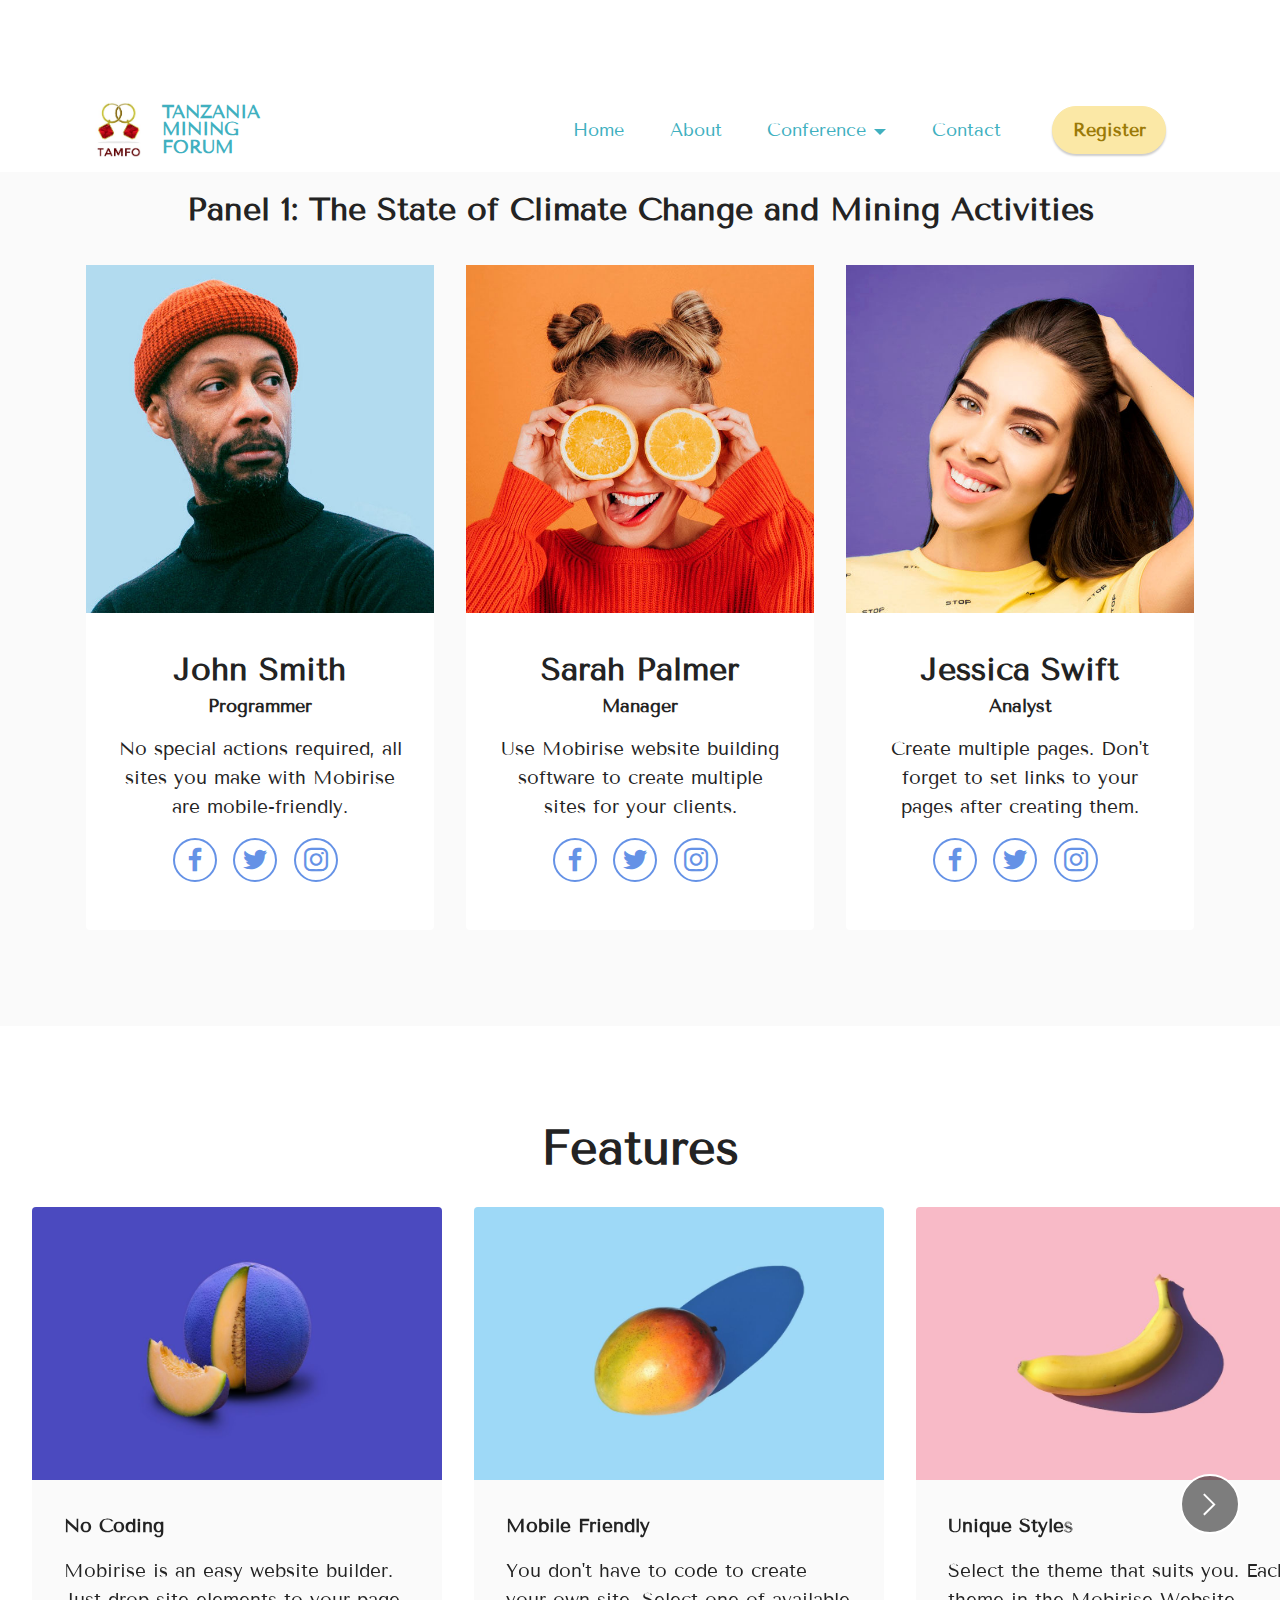
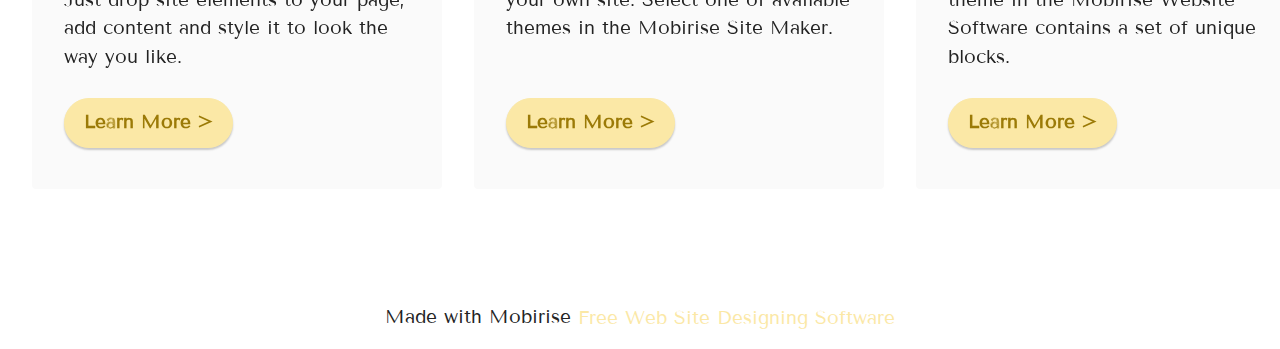
<file: speakers.html>
<!DOCTYPE html>
<html  >
<head>
  <!-- Site made with Mobirise Website Builder v5.6.5, https://mobirise.com -->
  <meta charset="UTF-8">
  <meta http-equiv="X-UA-Compatible" content="IE=edge">
  <meta name="generator" content="Mobirise v5.6.5, mobirise.com">
  <meta name="twitter:card" content="summary_large_image"/>
  <meta name="twitter:image:src" content="">
  <meta property="og:image" content="">
  <meta name="twitter:title" content="Speakers">
  <meta name="viewport" content="width=device-width, initial-scale=1, minimum-scale=1">
  <link rel="shortcut icon" href="assets/images/tamfo-logo.jpeg" type="image/x-icon">
  <meta name="description" content="">
  
  
  <title>Speakers</title>
  <link rel="stylesheet" href="assets/web/assets/mobirise-icons2/mobirise2.css">
  <link rel="stylesheet" href="assets/web/assets/mobirise-icons/mobirise-icons.css">
  <link rel="stylesheet" href="assets/bootstrap/css/bootstrap.min.css">
  <link rel="stylesheet" href="assets/bootstrap/css/bootstrap-grid.min.css">
  <link rel="stylesheet" href="assets/bootstrap/css/bootstrap-reboot.min.css">
  <link rel="stylesheet" href="assets/dropdown/css/style.css">
  <link rel="stylesheet" href="assets/socicon/css/styles.css">
  <link rel="stylesheet" href="assets/theme/css/style.css">
  <link rel="preload" href="https://fonts.googleapis.com/css?family=Tenor+Sans:400&display=swap" as="style" onload="this.onload=null;this.rel='stylesheet'">
  <noscript><link rel="stylesheet" href="https://fonts.googleapis.com/css?family=Tenor+Sans:400&display=swap"></noscript>
  <link rel="preload" as="style" href="assets/mobirise/css/mbr-additional.css"><link rel="stylesheet" href="assets/mobirise/css/mbr-additional.css" type="text/css">
  
  
  
  
</head>
<body>
  
  <section data-bs-version="5.1" class="menu menu2 cid-sFHpMqcXGj" once="menu" id="menu2-m">
    
    <nav class="navbar navbar-dropdown navbar-expand-lg">
        <div class="container">
            <div class="navbar-brand">
                <span class="navbar-logo">
                    <a href="index.html#top">
                        <img src="assets/images/tamfo-logo.jpeg" alt="TAMFO_logo" style="height: 3.9rem;">
                    </a>
                </span>
                <span class="navbar-caption-wrap"><a class="navbar-caption text-success text-primary display-4" href="index.html#top">TANZANIA <br>MINING <br>FORUM</a></span>
            </div>
            <button class="navbar-toggler" type="button" data-toggle="collapse" data-bs-toggle="collapse" data-target="#navbarSupportedContent" data-bs-target="#navbarSupportedContent" aria-controls="navbarNavAltMarkup" aria-expanded="false" aria-label="Toggle navigation">
                <div class="hamburger">
                    <span></span>
                    <span></span>
                    <span></span>
                    <span></span>
                </div>
            </button>
            <div class="collapse navbar-collapse" id="navbarSupportedContent">
                <ul class="navbar-nav nav-dropdown" data-app-modern-menu="true"><li class="nav-item"><a class="nav-link link text-success display-4" href="index.html#top">Home</a></li>
                    <li class="nav-item"><a class="nav-link link text-success display-4" href="about.html#top">About</a>
                    </li><li class="nav-item dropdown open"><a class="nav-link link dropdown-toggle text-success display-4" href="index.html#timeline3-4" data-toggle="dropdown-submenu" data-bs-toggle="dropdown" data-bs-auto-close="outside" aria-expanded="false">Conference</a><div class="dropdown-menu" aria-labelledby="dropdown-undefined"><a class="dropdown-item text-success display-4" href="index.html#timeline3-4"><span class="mobi-mbri mobi-mbri-timer mbr-iconfont mbr-iconfont-btn"></span>Timeline</a><a class="dropdown-item text-success display-4" href="index.html#timeline3-4"><span class="mbri-users mbr-iconfont mbr-iconfont-btn"></span>Speakers</a></div></li>
                    <li class="nav-item"><a class="nav-link link text-success text-primary display-4" href="contact.html#contacts2-l">Contact</a></li></ul>
                
                <div class="navbar-buttons mbr-section-btn"><a class="btn btn-primary display-4" href="https://forms.gle/JSg8sxwtJ531fwui7" target="_blank">Register</a></div>
            </div>
        </div>
    </nav>
</section>

<section data-bs-version="5.1" class="footer7 cid-sFHu2wLoQp mbr-reveal" once="footers" id="footer7-n">

    

    

    <div class="container">
        <div class="row align-center mbr-white">
            <div class="col-12">
                <p class="mbr-text mb-0 mbr-fonts-style display-7">
                    © Copyright 2022 RIFAZ SOLUTIONS - All Rights Reserved</p>
            </div>
        </div>
    </div>
</section>

<section data-bs-version="5.1" class="team1 cid-sX600WUCOe" id="team1-o">
    

    
    <div class="container">
        <div class="row justify-content-center">
            <div class="col-12">
                <h3 class="mbr-section-title mbr-fonts-style align-center mb-4 display-5"><strong>Panel 1: The State of Climate Change and Mining Activities</strong></h3>
                
            </div>
            <div class="col-sm-6 col-lg-4">
                <div class="card-wrap">
                    <div class="image-wrap">
                        <img src="assets/images/team1.jpg">
                    </div>
                    <div class="content-wrap">
                        <h5 class="mbr-section-title card-title mbr-fonts-style align-center m-0 display-5">
                            <strong>John Smith</strong>
                        </h5>
                        <h6 class="mbr-role mbr-fonts-style align-center mb-3 display-4">
                            <strong>Programmer</strong>
                        </h6>
                        <p class="card-text mbr-fonts-style align-center display-7">
                            No special actions required, all sites you make with Mobirise are mobile-friendly.
                        </p>
                        <div class="social-row display-7">
                            <div class="soc-item">
                                <a href="https://www.facebook.com/Mobirise/" target="_blank">
                                    <span class="mbr-iconfont socicon socicon-facebook"></span>
                                </a>
                            </div>
                            <div class="soc-item">
                                <a href="https://twitter.com/mobirise" target="_blank">
                                    <span class="mbr-iconfont socicon socicon-twitter"></span>
                                </a>
                            </div>
                            <div class="soc-item">
                                <a href="https://instagram.com/mobirise" target="_blank">
                                    <span class="mbr-iconfont socicon socicon-instagram"></span>
                                </a>
                            </div>
                            
                            
                        </div>
                        
                    </div>
                </div>
            </div>

            <div class="col-sm-6 col-lg-4">
                <div class="card-wrap">
                    <div class="image-wrap">
                        <img src="assets/images/team2.jpg">
                    </div>
                    <div class="content-wrap">
                        <h5 class="mbr-section-title card-title mbr-fonts-style align-center m-0 display-5">
                            <strong>Sarah Palmer</strong>
                        </h5>
                        <h6 class="mbr-role mbr-fonts-style align-center mb-3 display-4">
                            <strong>Manager</strong>
                        </h6>
                        <p class="card-text mbr-fonts-style align-center display-7">
                            Use Mobirise website building software to create multiple sites for your clients.
                        </p>
                        <div class="social-row display-7">
                            <div class="soc-item">
                                <a href="https://www.facebook.com/Mobirise/" target="_blank">
                                    <span class="mbr-iconfont socicon socicon-facebook"></span>
                                </a>
                            </div>
                            <div class="soc-item">
                                <a href="https://twitter.com/mobirise" target="_blank">
                                    <span class="mbr-iconfont socicon socicon-twitter"></span>
                                </a>
                            </div>
                            <div class="soc-item">
                                <a href="https://instagram.com/mobirise" target="_blank">
                                    <span class="mbr-iconfont socicon socicon-instagram"></span>
                                </a>
                            </div>
                            
                            
                        </div>
                        
                    </div>
                </div>
            </div>

            <div class="col-sm-6 col-lg-4">
                <div class="card-wrap">
                    <div class="image-wrap">
                        <img src="assets/images/team3.jpg">
                    </div>
                    <div class="content-wrap">
                        <h5 class="mbr-section-title card-title mbr-fonts-style align-center m-0 display-5">
                            <strong>Jessica Swift</strong>
                        </h5>
                        <h6 class="mbr-role mbr-fonts-style align-center mb-3 display-4">
                            <strong>Analyst</strong>
                        </h6>
                        <p class="card-text mbr-fonts-style align-center display-7">
                            Create multiple pages. Don't forget to set links to your pages after creating them.
                        </p>
                        <div class="social-row display-7">
                            <div class="soc-item">
                                <a href="https://www.facebook.com/Mobirise/" target="_blank">
                                    <span class="mbr-iconfont socicon socicon-facebook"></span>
                                </a>
                            </div>
                            <div class="soc-item">
                                <a href="https://twitter.com/mobirise" target="_blank">
                                    <span class="mbr-iconfont socicon socicon-twitter"></span>
                                </a>
                            </div>
                            <div class="soc-item">
                                <a href="https://instagram.com/mobirise" target="_blank">
                                    <span class="mbr-iconfont socicon socicon-instagram"></span>
                                </a>
                            </div>
                            
                            
                        </div>
                        
                    </div>
                </div>
            </div>

            
        </div>
    </div>
</section>

<section data-bs-version="5.1" class="slider4 mbr-embla cid-sX61QF28fy" id="slider4-p">
    
    
    <div class="position-relative text-center">
        <div class="mbr-section-head">
            <h4 class="mbr-section-title mbr-fonts-style align-center mb-0 display-2">
                <strong>Features</strong></h4>
            
        </div>
        <div class="embla mt-4" data-skip-snaps="true" data-align="center" data-contain-scroll="trimSnaps" data-auto-play-interval="5" data-draggable="true">
            <div class="embla__viewport container-fluid">
                <div class="embla__container">
                    <div class="embla__slide slider-image item" style="margin-left: 1rem; margin-right: 1rem;">
                        <div class="slide-content">
                            <div class="item-wrapper">
                                <div class="item-img">
                                    <img src="assets/images/features1.jpg">
                                </div>
                            </div>
                            <div class="item-content">
                                <h5 class="item-title mbr-fonts-style display-7"><strong>No Coding</strong></h5>
                                
                                <p class="mbr-text mbr-fonts-style mt-3 display-7">Mobirise is an easy website builder. Just
                                    drop site elements to your page, add content and style it to look the way you like.</p>
                            </div>
                            <div class="mbr-section-btn item-footer mt-2"><a href="" class="btn btn-primary item-btn display-7" target="_blank">Learn More
                                    &gt;</a></div>
                        </div>
                    </div>
                    <div class="embla__slide slider-image item" style="margin-left: 1rem; margin-right: 1rem;">
                        <div class="slide-content">
                            <div class="item-wrapper">
                                <div class="item-img">
                                    <img src="assets/images/features2.jpg">
                                </div>
                            </div>
                            <div class="item-content">
                                <h5 class="item-title mbr-fonts-style display-7"><strong>Mobile Friendly</strong></h5>
                                
                                <p class="mbr-text mbr-fonts-style mt-3 display-7">You don't have to code to create your own
                                    site. Select one of available themes in the Mobirise Site Maker.</p>
                            </div>
                            <div class="mbr-section-btn item-footer mt-2"><a href="" class="btn btn-primary item-btn display-7" target="_blank">Learn More
                                    &gt;</a></div>
                        </div>
                    </div>
                    <div class="embla__slide slider-image item" style="margin-left: 1rem; margin-right: 1rem;">
                        <div class="slide-content">
                            <div class="item-wrapper">
                                <div class="item-img">
                                    <img src="assets/images/features3.jpg">
                                </div>
                            </div>
                            <div class="item-content">
                                <h5 class="item-title mbr-fonts-style display-7"><strong>Unique Styles</strong></h5>
                                
                                <p class="mbr-text mbr-fonts-style mt-3 display-7">Select the theme that suits you. Each theme
                                    in the Mobirise Website Software contains a set of unique blocks.<br></p>
                            </div>
                            <div class="mbr-section-btn item-footer mt-2"><a href="" class="btn btn-primary item-btn display-7" target="_blank">Learn More
                                    &gt;</a></div>
                        </div>
                    </div>
                    <div class="embla__slide slider-image item" style="margin-left: 1rem; margin-right: 1rem;">
                        <div class="slide-content">
                            <div class="item-wrapper">
                                <div class="item-img">
                                    <img src="assets/images/features4.jpg">
                                </div>
                            </div>
                            <div class="item-content">
                                <h5 class="item-title mbr-fonts-style display-7"><strong>Unique Styles</strong></h5>
                                
                                <p class="mbr-text mbr-fonts-style mt-3 display-7">Select the theme that suits you. Each theme
                                    in the Mobirise Website Software contains a set of unique blocks.<br></p>
                            </div>
                            <div class="mbr-section-btn item-footer mt-2"><a href="" class="btn btn-primary item-btn display-7" target="_blank">Learn More
                                    &gt;</a></div>
                        </div>
                    </div>
                </div>
            </div>
            <button class="embla__button embla__button--prev">
                <span class="mobi-mbri mobi-mbri-arrow-prev mbr-iconfont" aria-hidden="true"></span>
                <span class="sr-only visually-hidden visually-hidden">Previous</span>
            </button>
            <button class="embla__button embla__button--next">
                <span class="mobi-mbri mobi-mbri-arrow-next mbr-iconfont" aria-hidden="true"></span>
                <span class="sr-only visually-hidden visually-hidden">Next</span>
            </button>
        </div>
    </div>
</section><section class="display-7" style="padding: 0;align-items: center;justify-content: center;flex-wrap: wrap;    align-content: center;display: flex;position: relative;height: 4rem;"><a href="https://mobiri.se/2516332" style="flex: 1 1;height: 4rem;position: absolute;width: 100%;z-index: 1;"><img alt="" style="height: 4rem;" src="[data-uri]"></a><p style="margin: 0;text-align: center;" class="display-7">Made with Mobirise &#8204;</p><a style="z-index:1" href="https://mobirise.com/website-design-software.html">Free Web Site Designing Software</a></section><script src="assets/bootstrap/js/bootstrap.bundle.min.js"></script>  <script src="assets/smoothscroll/smooth-scroll.js"></script>  <script src="assets/ytplayer/index.js"></script>  <script src="assets/dropdown/js/navbar-dropdown.js"></script>  <script src="assets/embla/embla.min.js"></script>  <script src="assets/embla/script.js"></script>  <script src="assets/theme/js/script.js"></script>  
  
  
</body>
</html>
</file>
<file: assets/web/assets/mobirise-icons2/mobirise2.css>
@font-face {
  font-family: 'Moririse2';
  font-display: swap;
  src:  url('mobirise2.eot?f2bix4');
  src:  url('mobirise2.eot?f2bix4#iefix') format('embedded-opentype'),
    url('mobirise2.ttf?f2bix4') format('truetype'),
    url('mobirise2.woff?f2bix4') format('woff'),
    url('mobirise2.svg?f2bix4#mobirise2') format('svg');
  font-weight: normal;
  font-style: normal;
}

[class^="mobi-"], [class*=" mobi-"] {
  /* use !important to prevent issues with browser extensions that change fonts */
  font-family: 'Moririse2' !important;
  speak: none;
  font-style: normal;
  font-weight: normal;
  font-variant: normal;
  text-transform: none;
  line-height: 1;

  /* Better Font Rendering =========== */
  -webkit-font-smoothing: antialiased;
  -moz-osx-font-smoothing: grayscale;
}

.mobi-mbri-add-submenu:before {
  content: "\e900";
}
.mobi-mbri-alert:before {
  content: "\e901";
}
.mobi-mbri-align-center:before {
  content: "\e902";
}
.mobi-mbri-align-justify:before {
  content: "\e903";
}
.mobi-mbri-align-left:before {
  content: "\e904";
}
.mobi-mbri-align-right:before {
  content: "\e905";
}
.mobi-mbri-android:before {
  content: "\e906";
}
.mobi-mbri-apple:before {
  content: "\e907";
}
.mobi-mbri-arrow-down:before {
  content: "\e908";
}
.mobi-mbri-arrow-next:before {
  content: "\e909";
}
.mobi-mbri-arrow-prev:before {
  content: "\e90a";
}
.mobi-mbri-arrow-up:before {
  content: "\e90b";
}
.mobi-mbri-bold:before {
  content: "\e90c";
}
.mobi-mbri-bookmark:before {
  content: "\e90d";
}
.mobi-mbri-bootstrap:before {
  content: "\e90e";
}
.mobi-mbri-briefcase:before {
  content: "\e90f";
}
.mobi-mbri-browse:before {
  content: "\e910";
}
.mobi-mbri-bulleted-list:before {
  content: "\e911";
}
.mobi-mbri-calendar:before {
  content: "\e912";
}
.mobi-mbri-camera:before {
  content: "\e913";
}
.mobi-mbri-cart-add:before {
  content: "\e914";
}
.mobi-mbri-cart-full:before {
  content: "\e915";
}
.mobi-mbri-cash:before {
  content: "\e916";
}
.mobi-mbri-change-style:before {
  content: "\e917";
}
.mobi-mbri-chat:before {
  content: "\e918";
}
.mobi-mbri-clock:before {
  content: "\e919";
}
.mobi-mbri-close:before {
  content: "\e91a";
}
.mobi-mbri-cloud:before {
  content: "\e91b";
}
.mobi-mbri-code:before {
  content: "\e91c";
}
.mobi-mbri-contact-form:before {
  content: "\e91d";
}
.mobi-mbri-credit-card:before {
  content: "\e91e";
}
.mobi-mbri-cursor-click:before {
  content: "\e91f";
}
.mobi-mbri-cust-feedback:before {
  content: "\e920";
}
.mobi-mbri-database:before {
  content: "\e921";
}
.mobi-mbri-delivery:before {
  content: "\e922";
}
.mobi-mbri-desktop:before {
  content: "\e923";
}
.mobi-mbri-devices:before {
  content: "\e924";
}
.mobi-mbri-down:before {
  content: "\e925";
}
.mobi-mbri-download-2:before {
  content: "\e926";
}
.mobi-mbri-download:before {
  content: "\e927";
}
.mobi-mbri-drag-n-drop-2:before {
  content: "\e928";
}
.mobi-mbri-drag-n-drop:before {
  content: "\e929";
}
.mobi-mbri-edit-2:before {
  content: "\e92a";
}
.mobi-mbri-edit:before {
  content: "\e92b";
}
.mobi-mbri-error:before {
  content: "\e92c";
}
.mobi-mbri-extension:before {
  content: "\e92d";
}
.mobi-mbri-features:before {
  content: "\e92e";
}
.mobi-mbri-file:before {
  content: "\e92f";
}
.mobi-mbri-flag:before {
  content: "\e930";
}
.mobi-mbri-folder:before {
  content: "\e931";
}
.mobi-mbri-gift:before {
  content: "\e932";
}
.mobi-mbri-github:before {
  content: "\e933";
}
.mobi-mbri-globe-2:before {
  content: "\e934";
}
.mobi-mbri-globe:before {
  content: "\e935";
}
.mobi-mbri-growing-chart:before {
  content: "\e936";
}
.mobi-mbri-hearth:before {
  content: "\e937";
}
.mobi-mbri-help:before {
  content: "\e938";
}
.mobi-mbri-home:before {
  content: "\e939";
}
.mobi-mbri-hot-cup:before {
  content: "\e93a";
}
.mobi-mbri-idea:before {
  content: "\e93b";
}
.mobi-mbri-image-gallery:before {
  content: "\e93c";
}
.mobi-mbri-image-slider:before {
  content: "\e93d";
}
.mobi-mbri-info:before {
  content: "\e93e";
}
.mobi-mbri-italic:before {
  content: "\e93f";
}
.mobi-mbri-key:before {
  content: "\e940";
}
.mobi-mbri-laptop:before {
  content: "\e941";
}
.mobi-mbri-layers:before {
  content: "\e942";
}
.mobi-mbri-left-right:before {
  content: "\e943";
}
.mobi-mbri-left:before {
  content: "\e944";
}
.mobi-mbri-letter:before {
  content: "\e945";
}
.mobi-mbri-like:before {
  content: "\e946";
}
.mobi-mbri-link:before {
  content: "\e947";
}
.mobi-mbri-lock:before {
  content: "\e948";
}
.mobi-mbri-login:before {
  content: "\e949";
}
.mobi-mbri-logout:before {
  content: "\e94a";
}
.mobi-mbri-magic-stick:before {
  content: "\e94b";
}
.mobi-mbri-map-pin:before {
  content: "\e94c";
}
.mobi-mbri-menu:before {
  content: "\e94d";
}
.mobi-mbri-mobile-2:before {
  content: "\e94e";
}
.mobi-mbri-mobile-horizontal:before {
  content: "\e94f";
}
.mobi-mbri-mobile:before {
  content: "\e950";
}
.mobi-mbri-mobirise:before {
  content: "\e951";
}
.mobi-mbri-more-horizontal:before {
  content: "\e952";
}
.mobi-mbri-more-vertical:before {
  content: "\e953";
}
.mobi-mbri-music:before {
  content: "\e954";
}
.mobi-mbri-new-file:before {
  content: "\e955";
}
.mobi-mbri-numbered-list:before {
  content: "\e956";
}
.mobi-mbri-opened-folder:before {
  content: "\e957";
}
.mobi-mbri-pages:before {
  content: "\e958";
}
.mobi-mbri-paper-plane:before {
  content: "\e959";
}
.mobi-mbri-paperclip:before {
  content: "\e95a";
}
.mobi-mbri-phone:before {
  content: "\e95b";
}
.mobi-mbri-photo:before {
  content: "\e95c";
}
.mobi-mbri-photos:before {
  content: "\e95d";
}
.mobi-mbri-pin:before {
  content: "\e95e";
}
.mobi-mbri-play:before {
  content: "\e95f";
}
.mobi-mbri-plus:before {
  content: "\e960";
}
.mobi-mbri-preview:before {
  content: "\e961";
}
.mobi-mbri-print:before {
  content: "\e962";
}
.mobi-mbri-protect:before {
  content: "\e963";
}
.mobi-mbri-question:before {
  content: "\e964";
}
.mobi-mbri-quote-left:before {
  content: "\e965";
}
.mobi-mbri-quote-right:before {
  content: "\e966";
}
.mobi-mbri-redo:before {
  content: "\e967";
}
.mobi-mbri-refresh:before {
  content: "\e968";
}
.mobi-mbri-responsive-2:before {
  content: "\e969";
}
.mobi-mbri-responsive:before {
  content: "\e96a";
}
.mobi-mbri-right:before {
  content: "\e96b";
}
.mobi-mbri-rocket:before {
  content: "\e96c";
}
.mobi-mbri-sad-face:before {
  content: "\e96d";
}
.mobi-mbri-sale:before {
  content: "\e96e";
}
.mobi-mbri-save:before {
  content: "\e96f";
}
.mobi-mbri-search:before {
  content: "\e970";
}
.mobi-mbri-setting-2:before {
  content: "\e971";
}
.mobi-mbri-setting-3:before {
  content: "\e972";
}
.mobi-mbri-setting:before {
  content: "\e973";
}
.mobi-mbri-share:before {
  content: "\e974";
}
.mobi-mbri-shopping-bag:before {
  content: "\e975";
}
.mobi-mbri-shopping-basket:before {
  content: "\e976";
}
.mobi-mbri-shopping-cart:before {
  content: "\e977";
}
.mobi-mbri-sites:before {
  content: "\e978";
}
.mobi-mbri-smile-face:before {
  content: "\e979";
}
.mobi-mbri-speed:before {
  content: "\e97a";
}
.mobi-mbri-star:before {
  content: "\e97b";
}
.mobi-mbri-success:before {
  content: "\e97c";
}
.mobi-mbri-sun:before {
  content: "\e97d";
}
.mobi-mbri-sun2:before {
  content: "\e97e";
}
.mobi-mbri-tablet-vertical:before {
  content: "\e97f";
}
.mobi-mbri-tablet:before {
  content: "\e980";
}
.mobi-mbri-target:before {
  content: "\e981";
}
.mobi-mbri-timer:before {
  content: "\e982";
}
.mobi-mbri-to-ftp:before {
  content: "\e983";
}
.mobi-mbri-to-local-drive:before {
  content: "\e984";
}
.mobi-mbri-touch-swipe:before {
  content: "\e985";
}
.mobi-mbri-touch:before {
  content: "\e986";
}
.mobi-mbri-trash:before {
  content: "\e987";
}
.mobi-mbri-underline:before {
  content: "\e988";
}
.mobi-mbri-undo:before {
  content: "\e989";
}
.mobi-mbri-unlink:before {
  content: "\e98a";
}
.mobi-mbri-unlock:before {
  content: "\e98b";
}
.mobi-mbri-up-down:before {
  content: "\e98c";
}
.mobi-mbri-up:before {
  content: "\e98d";
}
.mobi-mbri-update:before {
  content: "\e98e";
}
.mobi-mbri-upload-2:before {
  content: "\e98f";
}
.mobi-mbri-upload:before {
  content: "\e990";
}
.mobi-mbri-user-2:before {
  content: "\e991";
}
.mobi-mbri-user:before {
  content: "\e992";
}
.mobi-mbri-users:before {
  content: "\e993";
}
.mobi-mbri-video-play:before {
  content: "\e994";
}
.mobi-mbri-video:before {
  content: "\e995";
}
.mobi-mbri-watch:before {
  content: "\e996";
}
.mobi-mbri-website-theme-2:before {
  content: "\e997";
}
.mobi-mbri-website-theme:before {
  content: "\e998";
}
.mobi-mbri-wifi:before {
  content: "\e999";
}
.mobi-mbri-windows:before {
  content: "\e99a";
}
.mobi-mbri-zoom-in:before {
  content: "\e99b";
}
.mobi-mbri-zoom-out:before {
  content: "\e99c";
}
</file>
<file: assets/web/assets/mobirise-icons/mobirise-icons.css>
@font-face {
  font-family: 'MobiriseIcons';
  src:  url('mobirise-icons.eot?spat4u');
  src:  url('mobirise-icons.eot?spat4u#iefix') format('embedded-opentype'),
    url('mobirise-icons.ttf?spat4u') format('truetype'),
    url('mobirise-icons.woff?spat4u') format('woff'),
    url('mobirise-icons.svg?spat4u#MobiriseIcons') format('svg');
  font-weight: normal;
  font-style: normal;
  font-display: swap;
}

[class^="mbri-"], [class*=" mbri-"] {
  /* use !important to prevent issues with browser extensions that change fonts */
  font-family: MobiriseIcons !important;
  speak: none;
  font-style: normal;
  font-weight: normal;
  font-variant: normal;
  text-transform: none;
  line-height: 1;

  /* Better Font Rendering =========== */
  -webkit-font-smoothing: antialiased;
  -moz-osx-font-smoothing: grayscale;
}

.mbri-add-submenu:before {
  content: "\e900";
}
.mbri-alert:before {
  content: "\e901";
}
.mbri-align-center:before {
  content: "\e902";
}
.mbri-align-justify:before {
  content: "\e903";
}
.mbri-align-left:before {
  content: "\e904";
}
.mbri-align-right:before {
  content: "\e905";
}
.mbri-android:before {
  content: "\e906";
}
.mbri-apple:before {
  content: "\e907";
}
.mbri-arrow-down:before {
  content: "\e908";
}
.mbri-arrow-next:before {
  content: "\e909";
}
.mbri-arrow-prev:before {
  content: "\e90a";
}
.mbri-arrow-up:before {
  content: "\e90b";
}
.mbri-bold:before {
  content: "\e90c";
}
.mbri-bookmark:before {
  content: "\e90d";
}
.mbri-bootstrap:before {
  content: "\e90e";
}
.mbri-briefcase:before {
  content: "\e90f";
}
.mbri-browse:before {
  content: "\e910";
}
.mbri-bulleted-list:before {
  content: "\e911";
}
.mbri-calendar:before {
  content: "\e912";
}
.mbri-camera:before {
  content: "\e913";
}
.mbri-cart-add:before {
  content: "\e914";
}
.mbri-cart-full:before {
  content: "\e915";
}
.mbri-cash:before {
  content: "\e916";
}
.mbri-change-style:before {
  content: "\e917";
}
.mbri-chat:before {
  content: "\e918";
}
.mbri-clock:before {
  content: "\e919";
}
.mbri-close:before {
  content: "\e91a";
}
.mbri-cloud:before {
  content: "\e91b";
}
.mbri-code:before {
  content: "\e91c";
}
.mbri-contact-form:before {
  content: "\e91d";
}
.mbri-credit-card:before {
  content: "\e91e";
}
.mbri-cursor-click:before {
  content: "\e91f";
}
.mbri-cust-feedback:before {
  content: "\e920";
}
.mbri-database:before {
  content: "\e921";
}
.mbri-delivery:before {
  content: "\e922";
}
.mbri-desktop:before {
  content: "\e923";
}
.mbri-devices:before {
  content: "\e924";
}
.mbri-down:before {
  content: "\e925";
}
.mbri-download:before {
  content: "\e989";
}
.mbri-drag-n-drop:before {
  content: "\e927";
}
.mbri-drag-n-drop2:before {
  content: "\e928";
}
.mbri-edit:before {
  content: "\e929";
}
.mbri-edit2:before {
  content: "\e92a";
}
.mbri-error:before {
  content: "\e92b";
}
.mbri-extension:before {
  content: "\e92c";
}
.mbri-features:before {
  content: "\e92d";
}
.mbri-file:before {
  content: "\e92e";
}
.mbri-flag:before {
  content: "\e92f";
}
.mbri-folder:before {
  content: "\e930";
}
.mbri-gift:before {
  content: "\e931";
}
.mbri-github:before {
  content: "\e932";
}
.mbri-globe:before {
  content: "\e933";
}
.mbri-globe-2:before {
  content: "\e934";
}
.mbri-growing-chart:before {
  content: "\e935";
}
.mbri-hearth:before {
  content: "\e936";
}
.mbri-help:before {
  content: "\e937";
}
.mbri-home:before {
  content: "\e938";
}
.mbri-hot-cup:before {
  content: "\e939";
}
.mbri-idea:before {
  content: "\e93a";
}
.mbri-image-gallery:before {
  content: "\e93b";
}
.mbri-image-slider:before {
  content: "\e93c";
}
.mbri-info:before {
  content: "\e93d";
}
.mbri-italic:before {
  content: "\e93e";
}
.mbri-key:before {
  content: "\e93f";
}
.mbri-laptop:before {
  content: "\e940";
}
.mbri-layers:before {
  content: "\e941";
}
.mbri-left-right:before {
  content: "\e942";
}
.mbri-left:before {
  content: "\e943";
}
.mbri-letter:before {
  content: "\e944";
}
.mbri-like:before {
  content: "\e945";
}
.mbri-link:before {
  content: "\e946";
}
.mbri-lock:before {
  content: "\e947";
}
.mbri-login:before {
  content: "\e948";
}
.mbri-logout:before {
  content: "\e949";
}
.mbri-magic-stick:before {
  content: "\e94a";
}
.mbri-map-pin:before {
  content: "\e94b";
}
.mbri-menu:before {
  content: "\e94c";
}
.mbri-mobile:before {
  content: "\e94d";
}
.mbri-mobile2:before {
  content: "\e94e";
}
.mbri-mobirise:before {
  content: "\e94f";
}
.mbri-more-horizontal:before {
  content: "\e950";
}
.mbri-more-vertical:before {
  content: "\e951";
}
.mbri-music:before {
  content: "\e952";
}
.mbri-new-file:before {
  content: "\e953";
}
.mbri-numbered-list:before {
  content: "\e954";
}
.mbri-opened-folder:before {
  content: "\e955";
}
.mbri-pages:before {
  content: "\e956";
}
.mbri-paper-plane:before {
  content: "\e957";
}
.mbri-paperclip:before {
  content: "\e958";
}
.mbri-photo:before {
  content: "\e959";
}
.mbri-photos:before {
  content: "\e95a";
}
.mbri-pin:before {
  content: "\e95b";
}
.mbri-play:before {
  content: "\e95c";
}
.mbri-plus:before {
  content: "\e95d";
}
.mbri-preview:before {
  content: "\e95e";
}
.mbri-print:before {
  content: "\e95f";
}
.mbri-protect:before {
  content: "\e960";
}
.mbri-question:before {
  content: "\e961";
}
.mbri-quote-left:before {
  content: "\e962";
}
.mbri-quote-right:before {
  content: "\e963";
}
.mbri-refresh:before {
  content: "\e964";
}
.mbri-responsive:before {
  content: "\e965";
}
.mbri-right:before {
  content: "\e966";
}
.mbri-rocket:before {
  content: "\e967";
}
.mbri-sad-face:before {
  content: "\e968";
}
.mbri-sale:before {
  content: "\e969";
}
.mbri-save:before {
  content: "\e96a";
}
.mbri-search:before {
  content: "\e96b";
}
.mbri-setting:before {
  content: "\e96c";
}
.mbri-setting2:before {
  content: "\e96d";
}
.mbri-setting3:before {
  content: "\e96e";
}
.mbri-share:before {
  content: "\e96f";
}
.mbri-shopping-bag:before {
  content: "\e970";
}
.mbri-shopping-basket:before {
  content: "\e971";
}
.mbri-shopping-cart:before {
  content: "\e972";
}
.mbri-sites:before {
  content: "\e973";
}
.mbri-smile-face:before {
  content: "\e974";
}
.mbri-speed:before {
  content: "\e975";
}
.mbri-star:before {
  content: "\e976";
}
.mbri-success:before {
  content: "\e977";
}
.mbri-sun:before {
  content: "\e978";
}
.mbri-sun2:before {
  content: "\e979";
}
.mbri-tablet:before {
  content: "\e97a";
}
.mbri-tablet-vertical:before {
  content: "\e97b";
}
.mbri-target:before {
  content: "\e97c";
}
.mbri-timer:before {
  content: "\e97d";
}
.mbri-to-ftp:before {
  content: "\e97e";
}
.mbri-to-local-drive:before {
  content: "\e97f";
}
.mbri-touch-swipe:before {
  content: "\e980";
}
.mbri-touch:before {
  content: "\e981";
}
.mbri-trash:before {
  content: "\e982";
}
.mbri-underline:before {
  content: "\e983";
}
.mbri-unlink:before {
  content: "\e984";
}
.mbri-unlock:before {
  content: "\e985";
}
.mbri-up-down:before {
  content: "\e986";
}
.mbri-up:before {
  content: "\e987";
}
.mbri-update:before {
  content: "\e988";
}
.mbri-upload:before {
 content: "\e926"; 
}
.mbri-user:before {
  content: "\e98a";
}
.mbri-user2:before {
  content: "\e98b";
}
.mbri-users:before {
  content: "\e98c";
}
.mbri-video:before {
  content: "\e98d";
}
.mbri-video-play:before {
  content: "\e98e";
}
.mbri-watch:before {
  content: "\e98f";
}
.mbri-website-theme:before {
  content: "\e990";
}
.mbri-wifi:before {
  content: "\e991";
}
.mbri-windows:before {
  content: "\e992";
}
.mbri-zoom-out:before {
  content: "\e993";
}
.mbri-redo:before {
  content: "\e994";
}
.mbri-undo:before {
  content: "\e995";
}
</file>
<file: assets/dropdown/css/style.css>
.navbar-dropdown {
  left: 0;
  padding: 0;
  position: absolute;
  right: 0;
  top: 0;
  transition: all 0.45s ease;
  z-index: 1030;
  background: #282828; }
  .navbar-dropdown .navbar-logo {
    margin-right: 0.8rem;
    transition: margin 0.3s ease-in-out;
    vertical-align: middle; }
    .navbar-dropdown .navbar-logo img {
      height: 3.125rem;
      transition: all 0.3s ease-in-out; }
    .navbar-dropdown .navbar-logo.mbr-iconfont {
      font-size: 3.125rem;
      line-height: 3.125rem; }
  .navbar-dropdown .navbar-caption {
    font-weight: 700;
    white-space: normal;
    vertical-align: -4px;
    line-height: 3.125rem !important; }
    .navbar-dropdown .navbar-caption, .navbar-dropdown .navbar-caption:hover {
      color: inherit;
      text-decoration: none; }
  .navbar-dropdown .mbr-iconfont + .navbar-caption {
    vertical-align: -1px; }
  .navbar-dropdown.navbar-fixed-top {
    position: fixed; }
  .navbar-dropdown .navbar-brand span {
    vertical-align: -4px; }
  .navbar-dropdown.bg-color.transparent {
    background: none; }
  .navbar-dropdown.navbar-short .navbar-brand {
    padding: 0.625rem 0; }
    .navbar-dropdown.navbar-short .navbar-brand span {
      vertical-align: -1px; }
  .navbar-dropdown.navbar-short .navbar-caption {
    line-height: 2.375rem !important;
    vertical-align: -2px; }
  .navbar-dropdown.navbar-short .navbar-logo {
    margin-right: 0.5rem; }
    .navbar-dropdown.navbar-short .navbar-logo img {
      height: 2.375rem; }
    .navbar-dropdown.navbar-short .navbar-logo.mbr-iconfont {
      font-size: 2.375rem;
      line-height: 2.375rem; }
  .navbar-dropdown.navbar-short .mbr-table-cell {
    height: 3.625rem; }
  .navbar-dropdown .navbar-close {
    left: 0.6875rem;
    position: fixed;
    top: 0.75rem;
    z-index: 1000; }
  .navbar-dropdown .hamburger-icon {
    content: "";
    display: inline-block;
    vertical-align: middle;
    width: 16px;
    -webkit-box-shadow: 0 -6px 0 1px #282828,0 0 0 1px #282828,0 6px 0 1px #282828;
    -moz-box-shadow: 0 -6px 0 1px #282828,0 0 0 1px #282828,0 6px 0 1px #282828;
    box-shadow: 0 -6px 0 1px #282828,0 0 0 1px #282828,0 6px 0 1px #282828; }

.dropdown-menu .dropdown-toggle[data-toggle="dropdown-submenu"]::after {
  border-bottom: 0.35em solid transparent;
  border-left: 0.35em solid;
  border-right: 0;
  border-top: 0.35em solid transparent;
  margin-left: 0.3rem; }

.dropdown-menu .dropdown-item:focus {
  outline: 0; }

.nav-dropdown {
  font-size: 0.75rem;
  font-weight: 500;
  height: auto !important; }
  .nav-dropdown .nav-btn {
    padding-left: 1rem; }
  .nav-dropdown .link {
    margin: .667em 1.667em;
    font-weight: 500;
    padding: 0;
    transition: color .2s ease-in-out; }
    .nav-dropdown .link.dropdown-toggle {
      margin-right: 2.583em; }
      .nav-dropdown .link.dropdown-toggle::after {
        margin-left: .25rem;
        border-top: 0.35em solid;
        border-right: 0.35em solid transparent;
        border-left: 0.35em solid transparent;
        border-bottom: 0; }
      .nav-dropdown .link.dropdown-toggle[aria-expanded="true"] {
        margin: 0;
        padding: 0.667em 3.263em  0.667em 1.667em; }
  .nav-dropdown .link::after,
  .nav-dropdown .dropdown-item::after {
    color: inherit; }
  .nav-dropdown .btn {
    font-size: 0.75rem;
    font-weight: 700;
    letter-spacing: 0;
    margin-bottom: 0;
    padding-left: 1.25rem;
    padding-right: 1.25rem; }
  .nav-dropdown .dropdown-menu {
    border-radius: 0;
    border: 0;
    left: 0;
    margin: 0;
    padding-bottom: 1.25rem;
    padding-top: 1.25rem;
    position: relative; }
  .nav-dropdown .dropdown-submenu {
    margin-left: 0.125rem;
    top: 0; }
  .nav-dropdown .dropdown-item {
    font-weight: 500;
    line-height: 2;
    padding: 0.3846em 4.615em 0.3846em 1.5385em;
    position: relative;
    transition: color .2s ease-in-out, background-color .2s ease-in-out; }
    .nav-dropdown .dropdown-item::after {
      margin-top: -0.3077em;
      position: absolute;
      right: 1.1538em;
      top: 50%; }
    .nav-dropdown .dropdown-item:focus, .nav-dropdown .dropdown-item:hover {
      background: none; }

@media (max-width: 767px) {
  .nav-dropdown.navbar-toggleable-sm {
    bottom: 0;
    display: none;
    left: 0;
    overflow-x: hidden;
    position: fixed;
    top: 0;
    transform: translateX(-100%);
    -ms-transform: translateX(-100%);
    -webkit-transform: translateX(-100%);
    width: 18.75rem;
    z-index: 999; } }
.nav-dropdown.navbar-toggleable-xl {
  bottom: 0;
  display: none;
  left: 0;
  overflow-x: hidden;
  position: fixed;
  top: 0;
  transform: translateX(-100%);
  -ms-transform: translateX(-100%);
  -webkit-transform: translateX(-100%);
  width: 18.75rem;
  z-index: 999; }

.nav-dropdown-sm {
  display: block !important;
  overflow-x: hidden;
  overflow: auto;
  padding-top: 3.875rem; }
  .nav-dropdown-sm::after {
    content: "";
    display: block;
    height: 3rem;
    width: 100%; }
  .nav-dropdown-sm.collapse.in ~ .navbar-close {
    display: block !important; }
  .nav-dropdown-sm.collapsing, .nav-dropdown-sm.collapse.in {
    transform: translateX(0);
    -ms-transform: translateX(0);
    -webkit-transform: translateX(0);
    transition: all 0.25s ease-out;
    -webkit-transition: all 0.25s ease-out;
    background: #282828; }
  .nav-dropdown-sm.collapsing[aria-expanded="false"] {
    transform: translateX(-100%);
    -ms-transform: translateX(-100%);
    -webkit-transform: translateX(-100%); }
  .nav-dropdown-sm .nav-item {
    display: block;
    margin-left: 0 !important;
    padding-left: 0; }
  .nav-dropdown-sm .link,
  .nav-dropdown-sm .dropdown-item {
    border-top: 1px dotted rgba(255, 255, 255, 0.1);
    font-size: 0.8125rem;
    line-height: 1.6;
    margin: 0 !important;
    padding: 0.875rem 2.4rem 0.875rem 1.5625rem !important;
    position: relative;
    white-space: normal; }
    .nav-dropdown-sm .link:focus, .nav-dropdown-sm .link:hover,
    .nav-dropdown-sm .dropdown-item:focus,
    .nav-dropdown-sm .dropdown-item:hover {
      background: rgba(0, 0, 0, 0.2) !important;
      color: #c0a375; }
  .nav-dropdown-sm .nav-btn {
    position: relative;
    padding: 1.5625rem 1.5625rem 0 1.5625rem; }
    .nav-dropdown-sm .nav-btn::before {
      border-top: 1px dotted rgba(255, 255, 255, 0.1);
      content: "";
      left: 0;
      position: absolute;
      top: 0;
      width: 100%; }
    .nav-dropdown-sm .nav-btn + .nav-btn {
      padding-top: 0.625rem; }
      .nav-dropdown-sm .nav-btn + .nav-btn::before {
        display: none; }
  .nav-dropdown-sm .btn {
    padding: 0.625rem 0; }
  .nav-dropdown-sm .dropdown-toggle[data-toggle="dropdown-submenu"]::after {
    margin-left: .25rem;
    border-top: 0.35em solid;
    border-right: 0.35em solid transparent;
    border-left: 0.35em solid transparent;
    border-bottom: 0; }
  .nav-dropdown-sm .dropdown-toggle[data-toggle="dropdown-submenu"][aria-expanded="true"]::after {
    border-top: 0;
    border-right: 0.35em solid transparent;
    border-left: 0.35em solid transparent;
    border-bottom: 0.35em solid; }
  .nav-dropdown-sm .dropdown-menu {
    margin: 0;
    padding: 0;
    position: relative;
    top: 0;
    left: 0;
    width: 100%;
    border: 0;
    float: none;
    border-radius: 0;
    background: none; }
  .nav-dropdown-sm .dropdown-submenu {
    left: 100%;
    margin-left: 0.125rem;
    margin-top: -1.25rem;
    top: 0; }

.navbar-toggleable-sm .nav-dropdown .dropdown-menu {
  position: absolute; }

.navbar-toggleable-sm .nav-dropdown .dropdown-submenu {
  left: 100%;
  margin-left: 0.125rem;
  margin-top: -1.25rem;
  top: 0; }

.navbar-toggleable-sm.opened .nav-dropdown .dropdown-menu {
  position: relative; }

.navbar-toggleable-sm.opened .nav-dropdown .dropdown-submenu {
  left: 0;
  margin-left: 00rem;
  margin-top: 0rem;
  top: 0; }

.is-builder .nav-dropdown.collapsing {
  transition: none !important; }
</file>
<file: assets/socicon/css/styles.css>
@charset "UTF-8";

@font-face {
  font-family: 'Socicon';
  src:  url('../fonts/socicon.eot');
  src:  url('../fonts/socicon.eot?#iefix') format('embedded-opentype'),
    url('../fonts/socicon.woff2') format('woff2'),
    url('../fonts/socicon.ttf') format('truetype'),
    url('../fonts/socicon.woff') format('woff'),
    url('../fonts/socicon.svg#socicon') format('svg');
  font-weight: normal;
  font-style: normal;
  font-display: swap;
}

[data-icon]:before {
  font-family: "socicon" !important;
  content: attr(data-icon);
  font-style: normal !important;
  font-weight: normal !important;
  font-variant: normal !important;
  text-transform: none !important;
  speak: none;
  line-height: 1;
  -webkit-font-smoothing: antialiased;
  -moz-osx-font-smoothing: grayscale;
}

[class^="socicon-"], [class*=" socicon-"] {
  /* use !important to prevent issues with browser extensions that change fonts */
  font-family: 'Socicon' !important;
  speak: none;
  font-style: normal;
  font-weight: normal;
  font-variant: normal;
  text-transform: none;
  line-height: 1;

  /* Better Font Rendering =========== */
  -webkit-font-smoothing: antialiased;
  -moz-osx-font-smoothing: grayscale;
}

.socicon-eitaa:before {
  content: "\e97c";
}
.socicon-soroush:before {
  content: "\e97d";
}
.socicon-bale:before {
  content: "\e97e";
}
.socicon-zazzle:before {
  content: "\e97b";
}
.socicon-society6:before {
  content: "\e97a";
}
.socicon-redbubble:before {
  content: "\e979";
}
.socicon-avvo:before {
  content: "\e978";
}
.socicon-stitcher:before {
  content: "\e977";
}
.socicon-googlehangouts:before {
  content: "\e974";
}
.socicon-dlive:before {
  content: "\e975";
}
.socicon-vsco:before {
  content: "\e976";
}
.socicon-flipboard:before {
  content: "\e973";
}
.socicon-ubuntu:before {
  content: "\e958";
}
.socicon-artstation:before {
  content: "\e959";
}
.socicon-invision:before {
  content: "\e95a";
}
.socicon-torial:before {
  content: "\e95b";
}
.socicon-collectorz:before {
  content: "\e95c";
}
.socicon-seenthis:before {
  content: "\e95d";
}
.socicon-googleplaymusic:before {
  content: "\e95e";
}
.socicon-debian:before {
  content: "\e95f";
}
.socicon-filmfreeway:before {
  content: "\e960";
}
.socicon-gnome:before {
  content: "\e961";
}
.socicon-itchio:before {
  content: "\e962";
}
.socicon-jamendo:before {
  content: "\e963";
}
.socicon-mix:before {
  content: "\e964";
}
.socicon-sharepoint:before {
  content: "\e965";
}
.socicon-tinder:before {
  content: "\e966";
}
.socicon-windguru:before {
  content: "\e967";
}
.socicon-cdbaby:before {
  content: "\e968";
}
.socicon-elementaryos:before {
  content: "\e969";
}
.socicon-stage32:before {
  content: "\e96a";
}
.socicon-tiktok:before {
  content: "\e96b";
}
.socicon-gitter:before {
  content: "\e96c";
}
.socicon-letterboxd:before {
  content: "\e96d";
}
.socicon-threema:before {
  content: "\e96e";
}
.socicon-splice:before {
  content: "\e96f";
}
.socicon-metapop:before {
  content: "\e970";
}
.socicon-naver:before {
  content: "\e971";
}
.socicon-remote:before {
  content: "\e972";
}
.socicon-internet:before {
  content: "\e957";
}
.socicon-moddb:before {
  content: "\e94b";
}
.socicon-indiedb:before {
  content: "\e94c";
}
.socicon-traxsource:before {
  content: "\e94d";
}
.socicon-gamefor:before {
  content: "\e94e";
}
.socicon-pixiv:before {
  content: "\e94f";
}
.socicon-myanimelist:before {
  content: "\e950";
}
.socicon-blackberry:before {
  content: "\e951";
}
.socicon-wickr:before {
  content: "\e952";
}
.socicon-spip:before {
  content: "\e953";
}
.socicon-napster:before {
  content: "\e954";
}
.socicon-beatport:before {
  content: "\e955";
}
.socicon-hackerone:before {
  content: "\e956";
}
.socicon-hackernews:before {
  content: "\e946";
}
.socicon-smashwords:before {
  content: "\e947";
}
.socicon-kobo:before {
  content: "\e948";
}
.socicon-bookbub:before {
  content: "\e949";
}
.socicon-mailru:before {
  content: "\e94a";
}
.socicon-gitlab:before {
  content: "\e945";
}
.socicon-instructables:before {
  content: "\e944";
}
.socicon-portfolio:before {
  content: "\e943";
}
.socicon-codered:before {
  content: "\e940";
}
.socicon-origin:before {
  content: "\e941";
}
.socicon-nextdoor:before {
  content: "\e942";
}
.socicon-udemy:before {
  content: "\e93f";
}
.socicon-livemaster:before {
  content: "\e93e";
}
.socicon-crunchbase:before {
  content: "\e93b";
}
.socicon-homefy:before {
  content: "\e93c";
}
.socicon-calendly:before {
  content: "\e93d";
}
.socicon-realtor:before {
  content: "\e90f";
}
.socicon-tidal:before {
  content: "\e910";
}
.socicon-qobuz:before {
  content: "\e911";
}
.socicon-natgeo:before {
  content: "\e912";
}
.socicon-mastodon:before {
  content: "\e913";
}
.socicon-unsplash:before {
  content: "\e914";
}
.socicon-homeadvisor:before {
  content: "\e915";
}
.socicon-angieslist:before {
  content: "\e916";
}
.socicon-codepen:before {
  content: "\e917";
}
.socicon-slack:before {
  content: "\e918";
}
.socicon-openaigym:before {
  content: "\e919";
}
.socicon-logmein:before {
  content: "\e91a";
}
.socicon-fiverr:before {
  content: "\e91b";
}
.socicon-gotomeeting:before {
  content: "\e91c";
}
.socicon-aliexpress:before {
  content: "\e91d";
}
.socicon-guru:before {
  content: "\e91e";
}
.socicon-appstore:before {
  content: "\e91f";
}
.socicon-homes:before {
  content: "\e920";
}
.socicon-zoom:before {
  content: "\e921";
}
.socicon-alibaba:before {
  content: "\e922";
}
.socicon-craigslist:before {
  content: "\e923";
}
.socicon-wix:before {
  content: "\e924";
}
.socicon-redfin:before {
  content: "\e925";
}
.socicon-googlecalendar:before {
  content: "\e926";
}
.socicon-shopify:before {
  content: "\e927";
}
.socicon-freelancer:before {
  content: "\e928";
}
.socicon-seedrs:before {
  content: "\e929";
}
.socicon-bing:before {
  content: "\e92a";
}
.socicon-doodle:before {
  content: "\e92b";
}
.socicon-bonanza:before {
  content: "\e92c";
}
.socicon-squarespace:before {
  content: "\e92d";
}
.socicon-toptal:before {
  content: "\e92e";
}
.socicon-gust:before {
  content: "\e92f";
}
.socicon-ask:before {
  content: "\e930";
}
.socicon-trulia:before {
  content: "\e931";
}
.socicon-loomly:before {
  content: "\e932";
}
.socicon-ghost:before {
  content: "\e933";
}
.socicon-upwork:before {
  content: "\e934";
}
.socicon-fundable:before {
  content: "\e935";
}
.socicon-booking:before {
  content: "\e936";
}
.socicon-googlemaps:before {
  content: "\e937";
}
.socicon-zillow:before {
  content: "\e938";
}
.socicon-niconico:before {
  content: "\e939";
}
.socicon-toneden:before {
  content: "\e93a";
}
.socicon-augment:before {
  content: "\e908";
}
.socicon-bitbucket:before {
  content: "\e909";
}
.socicon-fyuse:before {
  content: "\e90a";
}
.socicon-yt-gaming:before {
  content: "\e90b";
}
.socicon-sketchfab:before {
  content: "\e90c";
}
.socicon-mobcrush:before {
  content: "\e90d";
}
.socicon-microsoft:before {
  content: "\e90e";
}
.socicon-pandora:before {
  content: "\e907";
}
.socicon-messenger:before {
  content: "\e906";
}
.socicon-gamewisp:before {
  content: "\e905";
}
.socicon-bloglovin:before {
  content: "\e904";
}
.socicon-tunein:before {
  content: "\e903";
}
.socicon-gamejolt:before {
  content: "\e901";
}
.socicon-trello:before {
  content: "\e902";
}
.socicon-spreadshirt:before {
  content: "\e900";
}
.socicon-500px:before {
  content: "\e000";
}
.socicon-8tracks:before {
  content: "\e001";
}
.socicon-airbnb:before {
  content: "\e002";
}
.socicon-alliance:before {
  content: "\e003";
}
.socicon-amazon:before {
  content: "\e004";
}
.socicon-amplement:before {
  content: "\e005";
}
.socicon-android:before {
  content: "\e006";
}
.socicon-angellist:before {
  content: "\e007";
}
.socicon-apple:before {
  content: "\e008";
}
.socicon-appnet:before {
  content: "\e009";
}
.socicon-baidu:before {
  content: "\e00a";
}
.socicon-bandcamp:before {
  content: "\e00b";
}
.socicon-battlenet:before {
  content: "\e00c";
}
.socicon-mixer:before {
  content: "\e00d";
}
.socicon-bebee:before {
  content: "\e00e";
}
.socicon-bebo:before {
  content: "\e00f";
}
.socicon-behance:before {
  content: "\e010";
}
.socicon-blizzard:before {
  content: "\e011";
}
.socicon-blogger:before {
  content: "\e012";
}
.socicon-buffer:before {
  content: "\e013";
}
.socicon-chrome:before {
  content: "\e014";
}
.socicon-coderwall:before {
  content: "\e015";
}
.socicon-curse:before {
  content: "\e016";
}
.socicon-dailymotion:before {
  content: "\e017";
}
.socicon-deezer:before {
  content: "\e018";
}
.socicon-delicious:before {
  content: "\e019";
}
.socicon-deviantart:before {
  content: "\e01a";
}
.socicon-diablo:before {
  content: "\e01b";
}
.socicon-digg:before {
  content: "\e01c";
}
.socicon-discord:before {
  content: "\e01d";
}
.socicon-disqus:before {
  content: "\e01e";
}
.socicon-douban:before {
  content: "\e01f";
}
.socicon-draugiem:before {
  content: "\e020";
}
.socicon-dribbble:before {
  content: "\e021";
}
.socicon-drupal:before {
  content: "\e022";
}
.socicon-ebay:before {
  content: "\e023";
}
.socicon-ello:before {
  content: "\e024";
}
.socicon-endomodo:before {
  content: "\e025";
}
.socicon-envato:before {
  content: "\e026";
}
.socicon-etsy:before {
  content: "\e027";
}
.socicon-facebook:before {
  content: "\e028";
}
.socicon-feedburner:before {
  content: "\e029";
}
.socicon-filmweb:before {
  content: "\e02a";
}
.socicon-firefox:before {
  content: "\e02b";
}
.socicon-flattr:before {
  content: "\e02c";
}
.socicon-flickr:before {
  content: "\e02d";
}
.socicon-formulr:before {
  content: "\e02e";
}
.socicon-forrst:before {
  content: "\e02f";
}
.socicon-foursquare:before {
  content: "\e030";
}
.socicon-friendfeed:before {
  content: "\e031";
}
.socicon-github:before {
  content: "\e032";
}
.socicon-goodreads:before {
  content: "\e033";
}
.socicon-google:before {
  content: "\e034";
}
.socicon-googlescholar:before {
  content: "\e035";
}
.socicon-googlegroups:before {
  content: "\e036";
}
.socicon-googlephotos:before {
  content: "\e037";
}
.socicon-googleplus:before {
  content: "\e038";
}
.socicon-grooveshark:before {
  content: "\e039";
}
.socicon-hackerrank:before {
  content: "\e03a";
}
.socicon-hearthstone:before {
  content: "\e03b";
}
.socicon-hellocoton:before {
  content: "\e03c";
}
.socicon-heroes:before {
  content: "\e03d";
}
.socicon-smashcast:before {
  content: "\e03e";
}
.socicon-horde:before {
  content: "\e03f";
}
.socicon-houzz:before {
  content: "\e040";
}
.socicon-icq:before {
  content: "\e041";
}
.socicon-identica:before {
  content: "\e042";
}
.socicon-imdb:before {
  content: "\e043";
}
.socicon-instagram:before {
  content: "\e044";
}
.socicon-issuu:before {
  content: "\e045";
}
.socicon-istock:before {
  content: "\e046";
}
.socicon-itunes:before {
  content: "\e047";
}
.socicon-keybase:before {
  content: "\e048";
}
.socicon-lanyrd:before {
  content: "\e049";
}
.socicon-lastfm:before {
  content: "\e04a";
}
.socicon-line:before {
  content: "\e04b";
}
.socicon-linkedin:before {
  content: "\e04c";
}
.socicon-livejournal:before {
  content: "\e04d";
}
.socicon-lyft:before {
  content: "\e04e";
}
.socicon-macos:before {
  content: "\e04f";
}
.socicon-mail:before {
  content: "\e050";
}
.socicon-medium:before {
  content: "\e051";
}
.socicon-meetup:before {
  content: "\e052";
}
.socicon-mixcloud:before {
  content: "\e053";
}
.socicon-modelmayhem:before {
  content: "\e054";
}
.socicon-mumble:before {
  content: "\e055";
}
.socicon-myspace:before {
  content: "\e056";
}
.socicon-newsvine:before {
  content: "\e057";
}
.socicon-nintendo:before {
  content: "\e058";
}
.socicon-npm:before {
  content: "\e059";
}
.socicon-odnoklassniki:before {
  content: "\e05a";
}
.socicon-openid:before {
  content: "\e05b";
}
.socicon-opera:before {
  content: "\e05c";
}
.socicon-outlook:before {
  content: "\e05d";
}
.socicon-overwatch:before {
  content: "\e05e";
}
.socicon-patreon:before {
  content: "\e05f";
}
.socicon-paypal:before {
  content: "\e060";
}
.socicon-periscope:before {
  content: "\e061";
}
.socicon-persona:before {
  content: "\e062";
}
.socicon-pinterest:before {
  content: "\e063";
}
.socicon-play:before {
  content: "\e064";
}
.socicon-player:before {
  content: "\e065";
}
.socicon-playstation:before {
  content: "\e066";
}
.socicon-pocket:before {
  content: "\e067";
}
.socicon-qq:before {
  content: "\e068";
}
.socicon-quora:before {
  content: "\e069";
}
.socicon-raidcall:before {
  content: "\e06a";
}
.socicon-ravelry:before {
  content: "\e06b";
}
.socicon-reddit:before {
  content: "\e06c";
}
.socicon-renren:before {
  content: "\e06d";
}
.socicon-researchgate:before {
  content: "\e06e";
}
.socicon-residentadvisor:before {
  content: "\e06f";
}
.socicon-reverbnation:before {
  content: "\e070";
}
.socicon-rss:before {
  content: "\e071";
}
.socicon-sharethis:before {
  content: "\e072";
}
.socicon-skype:before {
  content: "\e073";
}
.socicon-slideshare:before {
  content: "\e074";
}
.socicon-smugmug:before {
  content: "\e075";
}
.socicon-snapchat:before {
  content: "\e076";
}
.socicon-songkick:before {
  content: "\e077";
}
.socicon-soundcloud:before {
  content: "\e078";
}
.socicon-spotify:before {
  content: "\e079";
}
.socicon-stackexchange:before {
  content: "\e07a";
}
.socicon-stackoverflow:before {
  content: "\e07b";
}
.socicon-starcraft:before {
  content: "\e07c";
}
.socicon-stayfriends:before {
  content: "\e07d";
}
.socicon-steam:before {
  content: "\e07e";
}
.socicon-storehouse:before {
  content: "\e07f";
}
.socicon-strava:before {
  content: "\e080";
}
.socicon-streamjar:before {
  content: "\e081";
}
.socicon-stumbleupon:before {
  content: "\e082";
}
.socicon-swarm:before {
  content: "\e083";
}
.socicon-teamspeak:before {
  content: "\e084";
}
.socicon-teamviewer:before {
  content: "\e085";
}
.socicon-technorati:before {
  content: "\e086";
}
.socicon-telegram:before {
  content: "\e087";
}
.socicon-tripadvisor:before {
  content: "\e088";
}
.socicon-tripit:before {
  content: "\e089";
}
.socicon-triplej:before {
  content: "\e08a";
}
.socicon-tumblr:before {
  content: "\e08b";
}
.socicon-twitch:before {
  content: "\e08c";
}
.socicon-twitter:before {
  content: "\e08d";
}
.socicon-uber:before {
  content: "\e08e";
}
.socicon-ventrilo:before {
  content: "\e08f";
}
.socicon-viadeo:before {
  content: "\e090";
}
.socicon-viber:before {
  content: "\e091";
}
.socicon-viewbug:before {
  content: "\e092";
}
.socicon-vimeo:before {
  content: "\e093";
}
.socicon-vine:before {
  content: "\e094";
}
.socicon-vkontakte:before {
  content: "\e095";
}
.socicon-warcraft:before {
  content: "\e096";
}
.socicon-wechat:before {
  content: "\e097";
}
.socicon-weibo:before {
  content: "\e098";
}
.socicon-whatsapp:before {
  content: "\e099";
}
.socicon-wikipedia:before {
  content: "\e09a";
}
.socicon-windows:before {
  content: "\e09b";
}
.socicon-wordpress:before {
  content: "\e09c";
}
.socicon-wykop:before {
  content: "\e09d";
}
.socicon-xbox:before {
  content: "\e09e";
}
.socicon-xing:before {
  content: "\e09f";
}
.socicon-yahoo:before {
  content: "\e0a0";
}
.socicon-yammer:before {
  content: "\e0a1";
}
.socicon-yandex:before {
  content: "\e0a2";
}
.socicon-yelp:before {
  content: "\e0a3";
}
.socicon-younow:before {
  content: "\e0a4";
}
.socicon-youtube:before {
  content: "\e0a5";
}
.socicon-zapier:before {
  content: "\e0a6";
}
.socicon-zerply:before {
  content: "\e0a7";
}
.socicon-zomato:before {
  content: "\e0a8";
}
.socicon-zynga:before {
  content: "\e0a9";
}
</file>
<file: assets/theme/css/style.css>
@charset "UTF-8";
section {
  background-color: #ffffff;
}

body {
  font-style: normal;
  line-height: 1.5;
  font-weight: 400;
  color: #232323;
  position: relative;
}

button {
  background-color: transparent;
  border-color: transparent;
}

section,
.container,
.container-fluid {
  position: relative;
  word-wrap: break-word;
}

a.mbr-iconfont:hover {
  text-decoration: none;
}

.article .lead p,
.article .lead ul,
.article .lead ol,
.article .lead pre,
.article .lead blockquote {
  margin-bottom: 0;
}

a {
  font-style: normal;
  font-weight: 400;
  cursor: pointer;
}
a, a:hover {
  text-decoration: none;
}

.mbr-section-title {
  font-style: normal;
  line-height: 1.3;
}

.mbr-section-subtitle {
  line-height: 1.3;
}

.mbr-text {
  font-style: normal;
  line-height: 1.7;
}

h1,
h2,
h3,
h4,
h5,
h6,
.display-1,
.display-2,
.display-4,
.display-5,
.display-7,
span,
p,
a {
  line-height: 1;
  word-break: break-word;
  word-wrap: break-word;
  font-weight: 400;
}

b,
strong {
  font-weight: bold;
}

input:-webkit-autofill, input:-webkit-autofill:hover, input:-webkit-autofill:focus, input:-webkit-autofill:active {
  transition-delay: 9999s;
  -webkit-transition-property: background-color, color;
  transition-property: background-color, color;
}

textarea[type=hidden] {
  display: none;
}

section {
  background-position: 50% 50%;
  background-repeat: no-repeat;
  background-size: cover;
}
section .mbr-background-video,
section .mbr-background-video-preview {
  position: absolute;
  bottom: 0;
  left: 0;
  right: 0;
  top: 0;
}

.hidden {
  visibility: hidden;
}

.mbr-z-index20 {
  z-index: 20;
}

/*! Base colors */
.mbr-white {
  color: #ffffff;
}

.mbr-black {
  color: #111111;
}

.mbr-bg-white {
  background-color: #ffffff;
}

.mbr-bg-black {
  background-color: #000000;
}

/*! Text-aligns */
.align-left {
  text-align: left;
}

.align-center {
  text-align: center;
}

.align-right {
  text-align: right;
}

/*! Font-weight  */
.mbr-light {
  font-weight: 300;
}

.mbr-regular {
  font-weight: 400;
}

.mbr-semibold {
  font-weight: 500;
}

.mbr-bold {
  font-weight: 700;
}

/*! Media  */
.media-content {
  flex-basis: 100%;
}

.media-container-row {
  display: flex;
  flex-direction: row;
  flex-wrap: wrap;
  justify-content: center;
  align-content: center;
  align-items: start;
}
.media-container-row .media-size-item {
  width: 400px;
}

.media-container-column {
  display: flex;
  flex-direction: column;
  flex-wrap: wrap;
  justify-content: center;
  align-content: center;
  align-items: stretch;
}
.media-container-column > * {
  width: 100%;
}

@media (min-width: 992px) {
  .media-container-row {
    flex-wrap: nowrap;
  }
}
figure {
  margin-bottom: 0;
  overflow: hidden;
}

figure[mbr-media-size] {
  transition: width 0.1s;
}

img,
iframe {
  display: block;
  width: 100%;
}

.card {
  background-color: transparent;
  border: none;
}

.card-box {
  width: 100%;
}

.card-img {
  text-align: center;
  flex-shrink: 0;
  -webkit-flex-shrink: 0;
}

.media {
  max-width: 100%;
  margin: 0 auto;
}

.mbr-figure {
  align-self: center;
}

.media-container > div {
  max-width: 100%;
}

.mbr-figure img,
.card-img img {
  width: 100%;
}

@media (max-width: 991px) {
  .media-size-item {
    width: auto !important;
  }

  .media {
    width: auto;
  }

  .mbr-figure {
    width: 100% !important;
  }
}
/*! Buttons */
.mbr-section-btn {
  margin-left: -0.6rem;
  margin-right: -0.6rem;
  font-size: 0;
}

.btn {
  font-weight: 600;
  border-width: 1px;
  font-style: normal;
  margin: 0.6rem 0.6rem;
  white-space: normal;
  transition: all 0.2s ease-in-out;
  display: inline-flex;
  align-items: center;
  justify-content: center;
  word-break: break-word;
}

.btn-sm {
  font-weight: 600;
  letter-spacing: 0px;
  transition: all 0.3s ease-in-out;
}

.btn-md {
  font-weight: 600;
  letter-spacing: 0px;
  transition: all 0.3s ease-in-out;
}

.btn-lg {
  font-weight: 600;
  letter-spacing: 0px;
  transition: all 0.3s ease-in-out;
}

.btn-form {
  margin: 0;
}
.btn-form:hover {
  cursor: pointer;
}

nav .mbr-section-btn {
  margin-left: 0rem;
  margin-right: 0rem;
}

/*! Btn icon margin */
.btn .mbr-iconfont,
.btn.btn-sm .mbr-iconfont {
  order: 1;
  cursor: pointer;
  margin-left: 0.5rem;
  vertical-align: sub;
}

.btn.btn-md .mbr-iconfont,
.btn.btn-md .mbr-iconfont {
  margin-left: 0.8rem;
}

.mbr-regular {
  font-weight: 400;
}

.mbr-semibold {
  font-weight: 500;
}

.mbr-bold {
  font-weight: 700;
}

[type=submit] {
  -webkit-appearance: none;
}

/*! Full-screen */
.mbr-fullscreen .mbr-overlay {
  min-height: 100vh;
}

.mbr-fullscreen {
  display: flex;
  display: -moz-flex;
  display: -ms-flex;
  display: -o-flex;
  align-items: center;
  min-height: 100vh;
  padding-top: 3rem;
  padding-bottom: 3rem;
}

/*! Map */
.map {
  height: 25rem;
  position: relative;
}
.map iframe {
  width: 100%;
  height: 100%;
}

/*! Scroll to top arrow */
.mbr-arrow-up {
  bottom: 25px;
  right: 90px;
  position: fixed;
  text-align: right;
  z-index: 5000;
  color: #ffffff;
  font-size: 22px;
}

.mbr-arrow-up a {
  background: rgba(0, 0, 0, 0.2);
  border-radius: 50%;
  color: #fff;
  display: inline-block;
  height: 60px;
  width: 60px;
  border: 2px solid #fff;
  outline-style: none !important;
  position: relative;
  text-decoration: none;
  transition: all 0.3s ease-in-out;
  cursor: pointer;
  text-align: center;
}
.mbr-arrow-up a:hover {
  background-color: rgba(0, 0, 0, 0.4);
}
.mbr-arrow-up a i {
  line-height: 60px;
}

.mbr-arrow-up-icon {
  display: block;
  color: #fff;
}

.mbr-arrow-up-icon::before {
  content: "›";
  display: inline-block;
  font-family: serif;
  font-size: 22px;
  line-height: 1;
  font-style: normal;
  position: relative;
  top: 6px;
  left: -4px;
  transform: rotate(-90deg);
}

/*! Arrow Down */
.mbr-arrow {
  position: absolute;
  bottom: 45px;
  left: 50%;
  width: 60px;
  height: 60px;
  cursor: pointer;
  background-color: rgba(80, 80, 80, 0.5);
  border-radius: 50%;
  transform: translateX(-50%);
}
@media (max-width: 767px) {
  .mbr-arrow {
    display: none;
  }
}
.mbr-arrow > a {
  display: inline-block;
  text-decoration: none;
  outline-style: none;
  -webkit-animation: arrowdown 1.7s ease-in-out infinite;
          animation: arrowdown 1.7s ease-in-out infinite;
  color: #ffffff;
}
.mbr-arrow > a > i {
  position: absolute;
  top: -2px;
  left: 15px;
  font-size: 2rem;
}

#scrollToTop a i::before {
  content: "";
  position: absolute;
  display: block;
  border-bottom: 2.5px solid #fff;
  border-left: 2.5px solid #fff;
  width: 27.8%;
  height: 27.8%;
  left: 50%;
  top: 51%;
  transform: translateY(-30%) translateX(-50%) rotate(135deg);
}

@keyframes arrowdown {
  0% {
    transform: translateY(0px);
  }
  50% {
    transform: translateY(-5px);
  }
  100% {
    transform: translateY(0px);
  }
}
@-webkit-keyframes arrowdown {
  0% {
    transform: translateY(0px);
  }
  50% {
    transform: translateY(-5px);
  }
  100% {
    transform: translateY(0px);
  }
}
@media (max-width: 500px) {
  .mbr-arrow-up {
    left: 0;
    right: 0;
    text-align: center;
  }
}
/*Gradients animation*/
@keyframes gradient-animation {
  from {
    background-position: 0% 100%;
    -webkit-animation-timing-function: ease-in-out;
            animation-timing-function: ease-in-out;
  }
  to {
    background-position: 100% 0%;
    -webkit-animation-timing-function: ease-in-out;
            animation-timing-function: ease-in-out;
  }
}
@-webkit-keyframes gradient-animation {
  from {
    background-position: 0% 100%;
    -webkit-animation-timing-function: ease-in-out;
            animation-timing-function: ease-in-out;
  }
  to {
    background-position: 100% 0%;
    -webkit-animation-timing-function: ease-in-out;
            animation-timing-function: ease-in-out;
  }
}
.bg-gradient {
  background-size: 200% 200%;
  animation: gradient-animation 5s infinite alternate;
  -webkit-animation: gradient-animation 5s infinite alternate;
}

.menu .navbar-brand {
  display: -webkit-flex;
}
.menu .navbar-brand span {
  display: flex;
  display: -webkit-flex;
}
.menu .navbar-brand .navbar-caption-wrap {
  display: -webkit-flex;
}
.menu .navbar-brand .navbar-logo img {
  display: -webkit-flex;
  width: auto;
}
@media (min-width: 768px) and (max-width: 991px) {
  .menu .navbar-toggleable-sm .navbar-nav {
    display: -ms-flexbox;
  }
}
@media (max-width: 991px) {
  .menu .navbar-collapse {
    max-height: 93.5vh;
  }
  .menu .navbar-collapse.show {
    overflow: auto;
  }
}
@media (min-width: 992px) {
  .menu .navbar-nav.nav-dropdown {
    display: -webkit-flex;
  }
  .menu .navbar-toggleable-sm .navbar-collapse {
    display: -webkit-flex !important;
  }
  .menu .collapsed .navbar-collapse {
    max-height: 93.5vh;
  }
  .menu .collapsed .navbar-collapse.show {
    overflow: auto;
  }
}
@media (max-width: 767px) {
  .menu .navbar-collapse {
    max-height: 80vh;
  }
}

.nav-link .mbr-iconfont {
  margin-right: 0.5rem;
}

.navbar {
  display: -webkit-flex;
  -webkit-flex-wrap: wrap;
  -webkit-align-items: center;
  -webkit-justify-content: space-between;
}

.navbar-collapse {
  -webkit-flex-basis: 100%;
  -webkit-flex-grow: 1;
  -webkit-align-items: center;
}

.nav-dropdown .link {
  padding: 0.667em 1.667em !important;
  margin: 0 !important;
}

.nav {
  display: -webkit-flex;
  -webkit-flex-wrap: wrap;
}

.row {
  display: -webkit-flex;
  -webkit-flex-wrap: wrap;
}

.justify-content-center {
  -webkit-justify-content: center;
}

.form-inline {
  display: -webkit-flex;
}

.card-wrapper {
  -webkit-flex: 1;
}

.carousel-control {
  z-index: 10;
  display: -webkit-flex;
}

.carousel-controls {
  display: -webkit-flex;
}

.media {
  display: -webkit-flex;
}

.form-group:focus {
  outline: none;
}

.jq-selectbox__select {
  padding: 7px 0;
  position: relative;
}

.jq-selectbox__dropdown {
  overflow: hidden;
  border-radius: 10px;
  position: absolute;
  top: 100%;
  left: 0 !important;
  width: 100% !important;
}

.jq-selectbox__trigger-arrow {
  right: 0;
  transform: translateY(-50%);
}

.jq-selectbox li {
  padding: 1.07em 0.5em;
}

input[type=range] {
  padding-left: 0 !important;
  padding-right: 0 !important;
}

.modal-dialog,
.modal-content {
  height: 100%;
}

.modal-dialog .carousel-inner {
  height: calc(100vh - 1.75rem);
}
@media (max-width: 575px) {
  .modal-dialog .carousel-inner {
    height: calc(100vh - 1rem);
  }
}

.carousel-item {
  text-align: center;
}

.carousel-item img {
  margin: auto;
}

.navbar-toggler {
  align-self: flex-start;
  padding: 0.25rem 0.75rem;
  font-size: 1.25rem;
  line-height: 1;
  background: transparent;
  border: 1px solid transparent;
  border-radius: 0.25rem;
}

.navbar-toggler:focus,
.navbar-toggler:hover {
  text-decoration: none;
  box-shadow: none;
}

.navbar-toggler-icon {
  display: inline-block;
  width: 1.5em;
  height: 1.5em;
  vertical-align: middle;
  content: "";
  background: no-repeat center center;
  background-size: 100% 100%;
}

.navbar-toggler-left {
  position: absolute;
  left: 1rem;
}

.navbar-toggler-right {
  position: absolute;
  right: 1rem;
}

.card-img {
  width: auto;
}

.menu .navbar.collapsed:not(.beta-menu) {
  flex-direction: column;
}

.carousel-item.active,
.carousel-item-next,
.carousel-item-prev {
  display: flex;
}

.note-air-layout .dropup .dropdown-menu,
.note-air-layout .navbar-fixed-bottom .dropdown .dropdown-menu {
  bottom: initial !important;
}

html,
body {
  height: auto;
  min-height: 100vh;
}

.dropup .dropdown-toggle::after {
  display: none;
}

.form-asterisk {
  font-family: initial;
  position: absolute;
  top: -2px;
  font-weight: normal;
}

.form-control-label {
  position: relative;
  cursor: pointer;
  margin-bottom: 0.357em;
  padding: 0;
}

.alert {
  color: #ffffff;
  border-radius: 0;
  border: 0;
  font-size: 1.1rem;
  line-height: 1.5;
  margin-bottom: 1.875rem;
  padding: 1.25rem;
  position: relative;
  text-align: center;
}
.alert.alert-form::after {
  background-color: inherit;
  bottom: -7px;
  content: "";
  display: block;
  height: 14px;
  left: 50%;
  margin-left: -7px;
  position: absolute;
  transform: rotate(45deg);
  width: 14px;
}

.form-control {
  background-color: #ffffff;
  background-clip: border-box;
  color: #232323;
  line-height: 1rem !important;
  height: auto;
  padding: 0.6rem 1.2rem;
  transition: border-color 0.25s ease 0s;
  border: 1px solid transparent !important;
  border-radius: 4px;
  box-shadow: rgba(0, 0, 0, 0.07) 0px 1px 1px 0px, rgba(0, 0, 0, 0.07) 0px 1px 3px 0px, rgba(0, 0, 0, 0.03) 0px 0px 0px 1px;
}
.form-active .form-control:invalid {
  border-color: red;
}

form .row {
  margin-left: -0.6rem;
  margin-right: -0.6rem;
}
form .row [class*=col] {
  padding-left: 0.6rem;
  padding-right: 0.6rem;
}

form .mbr-section-btn {
  margin: 0;
  padding-left: 0.6rem;
  padding-right: 0.6rem;
}

form .btn {
  display: flex;
  padding: 0.6rem 1.2rem;
  margin: 0;
}

form .form-check-input {
  margin-top: 0.5;
}

textarea.form-control {
  line-height: 1.5rem !important;
}

.form-group {
  margin-bottom: 1.2rem;
}

.form-control,
form .btn {
  min-height: 48px;
}

.gdpr-block label span.textGDPR input[name=gdpr] {
  top: 7px;
}

.form-control:focus {
  box-shadow: none;
}

:focus {
  outline: none;
}

.mbr-overlay {
  background-color: #000;
  bottom: 0;
  left: 0;
  opacity: 0.5;
  position: absolute;
  right: 0;
  top: 0;
  z-index: 0;
  pointer-events: none;
}

blockquote {
  font-style: italic;
  padding: 3rem;
  font-size: 1.09rem;
  position: relative;
  border-left: 3px solid;
}

ul,
ol,
pre,
blockquote {
  margin-bottom: 2.3125rem;
}

.mt-4 {
  margin-top: 2rem !important;
}

.mb-4 {
  margin-bottom: 2rem !important;
}

@media (min-width: 992px) {
  .container {
    padding-left: 16px;
    padding-right: 16px;
  }

  .row {
    margin-left: -16px;
    margin-right: -16px;
  }
  .row > [class*=col] {
    padding-left: 16px;
    padding-right: 16px;
  }
}
@media (min-width: 768px) {
  .container-fluid {
    padding-left: 32px;
    padding-right: 32px;
  }
}
@media (min-width: 768px) and (max-width: 991px) {
  .mbr-container {
    padding-left: 32px;
    padding-right: 32px;
  }
}
@media (max-width: 767px) {
  .mbr-container {
    padding-left: 16px;
    padding-right: 16px;
  }
}
.card-wrapper,
.item-wrapper {
  overflow: hidden;
}

.app-video-wrapper > img {
  opacity: 1;
}

.item {
  position: relative;
}

.dropdown-menu .dropdown-menu {
  left: 100%;
}

.dropdown-item + .dropdown-menu {
  display: none;
}

.dropdown-item:hover + .dropdown-menu,
.dropdown-menu:hover {
  display: block;
}

@media (min-aspect-ratio: 16/9) {
  .mbr-video-foreground {
    height: 300% !important;
    top: -100% !important;
  }
}
@media (max-aspect-ratio: 16/9) {
  .mbr-video-foreground {
    width: 300% !important;
    left: -100% !important;
  }
}.engine {
	position: absolute;
	text-indent: -2400px;
	text-align: center;
	padding: 0;
	top: 0;
	left: -2400px;
}
</file>
<file: assets/mobirise/css/mbr-additional.css>
body {
  font-family: Jost;
}
.display-1 {
  font-family: 'Tenor Sans', sans-serif;
  font-size: 4.6rem;
  line-height: 1.1;
}
.display-1 > .mbr-iconfont {
  font-size: 5.75rem;
}
.display-2 {
  font-family: 'Tenor Sans', sans-serif;
  font-size: 3rem;
  line-height: 1.1;
}
.display-2 > .mbr-iconfont {
  font-size: 3.75rem;
}
.display-4 {
  font-family: 'Tenor Sans', sans-serif;
  font-size: 1.1rem;
  line-height: 1.5;
}
.display-4 > .mbr-iconfont {
  font-size: 1.375rem;
}
.display-5 {
  font-family: 'Tenor Sans', sans-serif;
  font-size: 2rem;
  line-height: 1.5;
}
.display-5 > .mbr-iconfont {
  font-size: 2.5rem;
}
.display-7 {
  font-family: 'Tenor Sans', sans-serif;
  font-size: 1.2rem;
  line-height: 1.5;
}
.display-7 > .mbr-iconfont {
  font-size: 1.5rem;
}
/* ---- Fluid typography for mobile devices ---- */
/* 1.4 - font scale ratio ( bootstrap == 1.42857 ) */
/* 100vw - current viewport width */
/* (48 - 20)  48 == 48rem == 768px, 20 == 20rem == 320px(minimal supported viewport) */
/* 0.65 - min scale variable, may vary */
@media (max-width: 992px) {
  .display-1 {
    font-size: 3.68rem;
  }
}
@media (max-width: 768px) {
  .display-1 {
    font-size: 3.22rem;
    font-size: calc( 2.26rem + (4.6 - 2.26) * ((100vw - 20rem) / (48 - 20)));
    line-height: calc( 1.1 * (2.26rem + (4.6 - 2.26) * ((100vw - 20rem) / (48 - 20))));
  }
  .display-2 {
    font-size: 2.4rem;
    font-size: calc( 1.7rem + (3 - 1.7) * ((100vw - 20rem) / (48 - 20)));
    line-height: calc( 1.3 * (1.7rem + (3 - 1.7) * ((100vw - 20rem) / (48 - 20))));
  }
  .display-4 {
    font-size: 0.88rem;
    font-size: calc( 1.0350000000000001rem + (1.1 - 1.0350000000000001) * ((100vw - 20rem) / (48 - 20)));
    line-height: calc( 1.4 * (1.0350000000000001rem + (1.1 - 1.0350000000000001) * ((100vw - 20rem) / (48 - 20))));
  }
  .display-5 {
    font-size: 1.6rem;
    font-size: calc( 1.35rem + (2 - 1.35) * ((100vw - 20rem) / (48 - 20)));
    line-height: calc( 1.4 * (1.35rem + (2 - 1.35) * ((100vw - 20rem) / (48 - 20))));
  }
  .display-7 {
    font-size: 0.96rem;
    font-size: calc( 1.07rem + (1.2 - 1.07) * ((100vw - 20rem) / (48 - 20)));
    line-height: calc( 1.4 * (1.07rem + (1.2 - 1.07) * ((100vw - 20rem) / (48 - 20))));
  }
}
/* Buttons */
.btn {
  padding: 0.6rem 1.2rem;
  border-radius: 4px;
}
.btn-sm {
  padding: 0.6rem 1.2rem;
  border-radius: 4px;
}
.btn-md {
  padding: 0.6rem 1.2rem;
  border-radius: 4px;
}
.btn-lg {
  padding: 1rem 2.6rem;
  border-radius: 4px;
}
.bg-primary {
  background-color: #fbe8a6 !important;
}
.bg-success {
  background-color: #40b0bf !important;
}
.bg-info {
  background-color: #47b5ed !important;
}
.bg-warning {
  background-color: #ffe161 !important;
}
.bg-danger {
  background-color: #ff9966 !important;
}
.btn-primary,
.btn-primary:active {
  background-color: #fbe8a6 !important;
  border-color: #fbe8a6 !important;
  color: #9b7a07 !important;
  box-shadow: 0 2px 2px 0 rgba(0, 0, 0, 0.2);
}
.btn-primary:hover,
.btn-primary:focus,
.btn-primary.focus,
.btn-primary.active {
  color: #483903 !important;
  background-color: #f7d353 !important;
  border-color: #f7d353 !important;
  box-shadow: 0 2px 5px 0 rgba(0, 0, 0, 0.2);
}
.btn-primary.disabled,
.btn-primary:disabled {
  color: #9b7a07 !important;
  background-color: #f7d353 !important;
  border-color: #f7d353 !important;
}
.btn-secondary,
.btn-secondary:active {
  background-color: #b4dfe5 !important;
  border-color: #b4dfe5 !important;
  color: #286972 !important;
  box-shadow: 0 2px 2px 0 rgba(0, 0, 0, 0.2);
}
.btn-secondary:hover,
.btn-secondary:focus,
.btn-secondary.focus,
.btn-secondary.active {
  color: #ffffff !important;
  background-color: #74c4cf !important;
  border-color: #74c4cf !important;
  box-shadow: 0 2px 5px 0 rgba(0, 0, 0, 0.2);
}
.btn-secondary.disabled,
.btn-secondary:disabled {
  color: #286972 !important;
  background-color: #74c4cf !important;
  border-color: #74c4cf !important;
}
.btn-info,
.btn-info:active {
  background-color: #47b5ed !important;
  border-color: #47b5ed !important;
  color: #ffffff !important;
  box-shadow: 0 2px 2px 0 rgba(0, 0, 0, 0.2);
}
.btn-info:hover,
.btn-info:focus,
.btn-info.focus,
.btn-info.active {
  color: #ffffff !important;
  background-color: #148cca !important;
  border-color: #148cca !important;
  box-shadow: 0 2px 5px 0 rgba(0, 0, 0, 0.2);
}
.btn-info.disabled,
.btn-info:disabled {
  color: #ffffff !important;
  background-color: #148cca !important;
  border-color: #148cca !important;
}
.btn-success,
.btn-success:active {
  background-color: #40b0bf !important;
  border-color: #40b0bf !important;
  color: #ffffff !important;
  box-shadow: 0 2px 2px 0 rgba(0, 0, 0, 0.2);
}
.btn-success:hover,
.btn-success:focus,
.btn-success.focus,
.btn-success.active {
  color: #ffffff !important;
  background-color: #2a747e !important;
  border-color: #2a747e !important;
  box-shadow: 0 2px 5px 0 rgba(0, 0, 0, 0.2);
}
.btn-success.disabled,
.btn-success:disabled {
  color: #ffffff !important;
  background-color: #2a747e !important;
  border-color: #2a747e !important;
}
.btn-warning,
.btn-warning:active {
  background-color: #ffe161 !important;
  border-color: #ffe161 !important;
  color: #614f00 !important;
  box-shadow: 0 2px 2px 0 rgba(0, 0, 0, 0.2);
}
.btn-warning:hover,
.btn-warning:focus,
.btn-warning.focus,
.btn-warning.active {
  color: #0a0800 !important;
  background-color: #ffd10a !important;
  border-color: #ffd10a !important;
  box-shadow: 0 2px 5px 0 rgba(0, 0, 0, 0.2);
}
.btn-warning.disabled,
.btn-warning:disabled {
  color: #614f00 !important;
  background-color: #ffd10a !important;
  border-color: #ffd10a !important;
}
.btn-danger,
.btn-danger:active {
  background-color: #ff9966 !important;
  border-color: #ff9966 !important;
  color: #ffffff !important;
  box-shadow: 0 2px 2px 0 rgba(0, 0, 0, 0.2);
}
.btn-danger:hover,
.btn-danger:focus,
.btn-danger.focus,
.btn-danger.active {
  color: #ffffff !important;
  background-color: #ff5f0f !important;
  border-color: #ff5f0f !important;
  box-shadow: 0 2px 5px 0 rgba(0, 0, 0, 0.2);
}
.btn-danger.disabled,
.btn-danger:disabled {
  color: #ffffff !important;
  background-color: #ff5f0f !important;
  border-color: #ff5f0f !important;
}
.btn-white,
.btn-white:active {
  background-color: #fafafa !important;
  border-color: #fafafa !important;
  color: #7a7a7a !important;
  box-shadow: 0 2px 2px 0 rgba(0, 0, 0, 0.2);
}
.btn-white:hover,
.btn-white:focus,
.btn-white.focus,
.btn-white.active {
  color: #4f4f4f !important;
  background-color: #cfcfcf !important;
  border-color: #cfcfcf !important;
  box-shadow: 0 2px 5px 0 rgba(0, 0, 0, 0.2);
}
.btn-white.disabled,
.btn-white:disabled {
  color: #7a7a7a !important;
  background-color: #cfcfcf !important;
  border-color: #cfcfcf !important;
}
.btn-black,
.btn-black:active {
  background-color: #232323 !important;
  border-color: #232323 !important;
  color: #ffffff !important;
  box-shadow: 0 2px 2px 0 rgba(0, 0, 0, 0.2);
}
.btn-black:hover,
.btn-black:focus,
.btn-black.focus,
.btn-black.active {
  color: #ffffff !important;
  background-color: #000000 !important;
  border-color: #000000 !important;
  box-shadow: 0 2px 5px 0 rgba(0, 0, 0, 0.2);
}
.btn-black.disabled,
.btn-black:disabled {
  color: #ffffff !important;
  background-color: #000000 !important;
  border-color: #000000 !important;
}
.btn-primary-outline,
.btn-primary-outline:active {
  background-color: transparent !important;
  border-color: transparent;
  color: #fbe8a6;
}
.btn-primary-outline:hover,
.btn-primary-outline:focus,
.btn-primary-outline.focus,
.btn-primary-outline.active {
  color: #f7d353 !important;
  background-color: transparent!important;
  border-color: transparent!important;
  box-shadow: none!important;
}
.btn-primary-outline.disabled,
.btn-primary-outline:disabled {
  color: #9b7a07 !important;
  background-color: #fbe8a6 !important;
  border-color: #fbe8a6 !important;
}
.btn-secondary-outline,
.btn-secondary-outline:active {
  background-color: transparent !important;
  border-color: transparent;
  color: #b4dfe5;
}
.btn-secondary-outline:hover,
.btn-secondary-outline:focus,
.btn-secondary-outline.focus,
.btn-secondary-outline.active {
  color: #74c4cf !important;
  background-color: transparent!important;
  border-color: transparent!important;
  box-shadow: none!important;
}
.btn-secondary-outline.disabled,
.btn-secondary-outline:disabled {
  color: #286972 !important;
  background-color: #b4dfe5 !important;
  border-color: #b4dfe5 !important;
}
.btn-info-outline,
.btn-info-outline:active {
  background-color: transparent !important;
  border-color: transparent;
  color: #47b5ed;
}
.btn-info-outline:hover,
.btn-info-outline:focus,
.btn-info-outline.focus,
.btn-info-outline.active {
  color: #148cca !important;
  background-color: transparent!important;
  border-color: transparent!important;
  box-shadow: none!important;
}
.btn-info-outline.disabled,
.btn-info-outline:disabled {
  color: #ffffff !important;
  background-color: #47b5ed !important;
  border-color: #47b5ed !important;
}
.btn-success-outline,
.btn-success-outline:active {
  background-color: transparent !important;
  border-color: transparent;
  color: #40b0bf;
}
.btn-success-outline:hover,
.btn-success-outline:focus,
.btn-success-outline.focus,
.btn-success-outline.active {
  color: #2a747e !important;
  background-color: transparent!important;
  border-color: transparent!important;
  box-shadow: none!important;
}
.btn-success-outline.disabled,
.btn-success-outline:disabled {
  color: #ffffff !important;
  background-color: #40b0bf !important;
  border-color: #40b0bf !important;
}
.btn-warning-outline,
.btn-warning-outline:active {
  background-color: transparent !important;
  border-color: transparent;
  color: #ffe161;
}
.btn-warning-outline:hover,
.btn-warning-outline:focus,
.btn-warning-outline.focus,
.btn-warning-outline.active {
  color: #ffd10a !important;
  background-color: transparent!important;
  border-color: transparent!important;
  box-shadow: none!important;
}
.btn-warning-outline.disabled,
.btn-warning-outline:disabled {
  color: #614f00 !important;
  background-color: #ffe161 !important;
  border-color: #ffe161 !important;
}
.btn-danger-outline,
.btn-danger-outline:active {
  background-color: transparent !important;
  border-color: transparent;
  color: #ff9966;
}
.btn-danger-outline:hover,
.btn-danger-outline:focus,
.btn-danger-outline.focus,
.btn-danger-outline.active {
  color: #ff5f0f !important;
  background-color: transparent!important;
  border-color: transparent!important;
  box-shadow: none!important;
}
.btn-danger-outline.disabled,
.btn-danger-outline:disabled {
  color: #ffffff !important;
  background-color: #ff9966 !important;
  border-color: #ff9966 !important;
}
.btn-black-outline,
.btn-black-outline:active {
  background-color: transparent !important;
  border-color: transparent;
  color: #232323;
}
.btn-black-outline:hover,
.btn-black-outline:focus,
.btn-black-outline.focus,
.btn-black-outline.active {
  color: #000000 !important;
  background-color: transparent!important;
  border-color: transparent!important;
  box-shadow: none!important;
}
.btn-black-outline.disabled,
.btn-black-outline:disabled {
  color: #ffffff !important;
  background-color: #232323 !important;
  border-color: #232323 !important;
}
.btn-white-outline,
.btn-white-outline:active {
  background-color: transparent !important;
  border-color: transparent;
  color: #fafafa;
}
.btn-white-outline:hover,
.btn-white-outline:focus,
.btn-white-outline.focus,
.btn-white-outline.active {
  color: #cfcfcf !important;
  background-color: transparent!important;
  border-color: transparent!important;
  box-shadow: none!important;
}
.btn-white-outline.disabled,
.btn-white-outline:disabled {
  color: #7a7a7a !important;
  background-color: #fafafa !important;
  border-color: #fafafa !important;
}
.text-primary {
  color: #fbe8a6 !important;
}
.text-secondary {
  color: #b4dfe5 !important;
}
.text-success {
  color: #40b0bf !important;
}
.text-info {
  color: #47b5ed !important;
}
.text-warning {
  color: #ffe161 !important;
}
.text-danger {
  color: #ff9966 !important;
}
.text-white {
  color: #fafafa !important;
}
.text-black {
  color: #232323 !important;
}
a.text-primary:hover,
a.text-primary:focus,
a.text-primary.active {
  color: #f7cf44 !important;
}
a.text-secondary:hover,
a.text-secondary:focus,
a.text-secondary.active {
  color: #68bfcb !important;
}
a.text-success:hover,
a.text-success:focus,
a.text-success.active {
  color: #266a73 !important;
}
a.text-info:hover,
a.text-info:focus,
a.text-info.active {
  color: #1283bc !important;
}
a.text-warning:hover,
a.text-warning:focus,
a.text-warning.active {
  color: #facb00 !important;
}
a.text-danger:hover,
a.text-danger:focus,
a.text-danger.active {
  color: #ff5500 !important;
}
a.text-white:hover,
a.text-white:focus,
a.text-white.active {
  color: #c7c7c7 !important;
}
a.text-black:hover,
a.text-black:focus,
a.text-black.active {
  color: #000000 !important;
}
a[class*="text-"]:not(.nav-link):not(.dropdown-item):not([role]):not(.navbar-caption) {
  position: relative;
  background-image: transparent;
  background-size: 10000px 2px;
  background-repeat: no-repeat;
  background-position: 0px 1.2em;
  background-position: -10000px 1.2em;
}
a[class*="text-"]:not(.nav-link):not(.dropdown-item):not([role]):not(.navbar-caption):hover {
  transition: background-position 2s ease-in-out;
  background-image: linear-gradient(currentColor 50%, currentColor 50%);
  background-position: 0px 1.2em;
}
.nav-tabs .nav-link.active {
  color: #fbe8a6;
}
.nav-tabs .nav-link:not(.active) {
  color: #232323;
}
.alert-success {
  background-color: #70c770;
}
.alert-info {
  background-color: #47b5ed;
}
.alert-warning {
  background-color: #ffe161;
}
.alert-danger {
  background-color: #ff9966;
}
.mbr-section-btn a.btn:not(.btn-form) {
  border-radius: 100px;
}
.mbr-gallery-filter li a {
  border-radius: 100px !important;
}
.mbr-gallery-filter li.active .btn {
  background-color: #fbe8a6;
  border-color: #fbe8a6;
  color: #b38d08;
}
.mbr-gallery-filter li.active .btn:focus {
  box-shadow: none;
}
.nav-tabs .nav-link {
  border-radius: 100px !important;
}
a,
a:hover {
  color: #fbe8a6;
}
.mbr-plan-header.bg-primary .mbr-plan-subtitle,
.mbr-plan-header.bg-primary .mbr-plan-price-desc {
  color: #ffffff;
}
.mbr-plan-header.bg-success .mbr-plan-subtitle,
.mbr-plan-header.bg-success .mbr-plan-price-desc {
  color: #a0d8df;
}
.mbr-plan-header.bg-info .mbr-plan-subtitle,
.mbr-plan-header.bg-info .mbr-plan-price-desc {
  color: #ffffff;
}
.mbr-plan-header.bg-warning .mbr-plan-subtitle,
.mbr-plan-header.bg-warning .mbr-plan-price-desc {
  color: #ffffff;
}
.mbr-plan-header.bg-danger .mbr-plan-subtitle,
.mbr-plan-header.bg-danger .mbr-plan-price-desc {
  color: #ffffff;
}
/* Scroll to top button*/
.scrollToTop_wraper {
  display: none;
}
.form-control {
  font-family: 'Tenor Sans', sans-serif;
  font-size: 1.1rem;
  line-height: 1.5;
  font-weight: 400;
}
.form-control > .mbr-iconfont {
  font-size: 1.375rem;
}
.form-control:hover,
.form-control:focus {
  box-shadow: rgba(0, 0, 0, 0.07) 0px 1px 1px 0px, rgba(0, 0, 0, 0.07) 0px 1px 3px 0px, rgba(0, 0, 0, 0.03) 0px 0px 0px 1px;
  border-color: #fbe8a6 !important;
}
.form-control:-webkit-input-placeholder {
  font-family: 'Tenor Sans', sans-serif;
  font-size: 1.1rem;
  line-height: 1.5;
  font-weight: 400;
}
.form-control:-webkit-input-placeholder > .mbr-iconfont {
  font-size: 1.375rem;
}
blockquote {
  border-color: #fbe8a6;
}
/* Forms */
.mbr-form .input-group-btn a.btn {
  border-radius: 100px !important;
}
.mbr-form .input-group-btn a.btn:hover {
  box-shadow: 0 10px 40px 0 rgba(0, 0, 0, 0.2);
}
.mbr-form .input-group-btn button[type="submit"] {
  border-radius: 100px !important;
  padding: 1rem 3rem;
}
.mbr-form .input-group-btn button[type="submit"]:hover {
  box-shadow: 0 10px 40px 0 rgba(0, 0, 0, 0.2);
}
.jq-selectbox li:hover,
.jq-selectbox li.selected {
  background-color: #fbe8a6;
  color: #000000;
}
.jq-number__spin {
  transition: 0.25s ease;
}
.jq-number__spin:hover {
  border-color: #fbe8a6;
}
.jq-selectbox .jq-selectbox__trigger-arrow,
.jq-number__spin.minus:after,
.jq-number__spin.plus:after {
  transition: 0.4s;
  border-top-color: #353535;
  border-bottom-color: #353535;
}
.jq-selectbox:hover .jq-selectbox__trigger-arrow,
.jq-number__spin.minus:hover:after,
.jq-number__spin.plus:hover:after {
  border-top-color: #fbe8a6;
  border-bottom-color: #fbe8a6;
}
.xdsoft_datetimepicker .xdsoft_calendar td.xdsoft_default,
.xdsoft_datetimepicker .xdsoft_calendar td.xdsoft_current,
.xdsoft_datetimepicker .xdsoft_timepicker .xdsoft_time_box > div > div.xdsoft_current {
  color: #000000 !important;
  background-color: #fbe8a6 !important;
  box-shadow: none !important;
}
.xdsoft_datetimepicker .xdsoft_calendar td:hover,
.xdsoft_datetimepicker .xdsoft_timepicker .xdsoft_time_box > div > div:hover {
  color: #000000 !important;
  background: #b4dfe5 !important;
  box-shadow: none !important;
}
.lazy-bg {
  background-image: none !important;
}
.lazy-placeholder:not(section),
.lazy-none {
  display: block;
  position: relative;
  padding-bottom: 56.25%;
  width: 100%;
  height: auto;
}
iframe.lazy-placeholder,
.lazy-placeholder:after {
  content: '';
  position: absolute;
  width: 200px;
  height: 200px;
  background: transparent no-repeat center;
  background-size: contain;
  top: 50%;
  left: 50%;
  transform: translateX(-50%) translateY(-50%);
  background-image: url("data:image/svg+xml;charset=UTF-8,%3csvg width='32' height='32' viewBox='0 0 64 64' xmlns='http://www.w3.org/2000/svg' stroke='%23fbe8a6' %3e%3cg fill='none' fill-rule='evenodd'%3e%3cg transform='translate(16 16)' stroke-width='2'%3e%3ccircle stroke-opacity='.5' cx='16' cy='16' r='16'/%3e%3cpath d='M32 16c0-9.94-8.06-16-16-16'%3e%3canimateTransform attributeName='transform' type='rotate' from='0 16 16' to='360 16 16' dur='1s' repeatCount='indefinite'/%3e%3c/path%3e%3c/g%3e%3c/g%3e%3c/svg%3e");
}
section.lazy-placeholder:after {
  opacity: 0.5;
}
body {
  overflow-x: hidden;
}
a {
  transition: color 0.6s;
}
.cid-sFHpMqcXGj .navbar-dropdown {
  position: relative !important;
}
.cid-sFHpMqcXGj .navbar-dropdown {
  position: absolute !important;
}
.cid-sFHpMqcXGj .dropdown-item:before {
  font-family: Moririse2 !important;
  content: "\e966";
  display: inline-block;
  width: 0;
  position: absolute;
  left: 1rem;
  top: 0.5rem;
  margin-right: 0.5rem;
  line-height: 1;
  font-size: inherit;
  vertical-align: middle;
  text-align: center;
  overflow: hidden;
  transform: scale(0, 1);
  transition: all 0.25s ease-in-out;
}
.cid-sFHpMqcXGj .dropdown-menu {
  padding: 0;
  border-radius: 4px;
  box-shadow: 0 1px 3px 0 rgba(0, 0, 0, 0.1);
}
.cid-sFHpMqcXGj .dropdown-item {
  border-bottom: 1px solid #e6e6e6;
}
.cid-sFHpMqcXGj .dropdown-item:hover,
.cid-sFHpMqcXGj .dropdown-item:focus {
  background: #fbe8a6 !important;
  color: white !important;
}
.cid-sFHpMqcXGj .dropdown-item:first-child {
  border-top-left-radius: 4px;
  border-top-right-radius: 4px;
}
.cid-sFHpMqcXGj .dropdown-item:last-child {
  border-bottom: none;
  border-bottom-left-radius: 4px;
  border-bottom-right-radius: 4px;
}
.cid-sFHpMqcXGj .nav-dropdown .link {
  padding: 0 0.3em !important;
  margin: 0.667em 1em !important;
}
.cid-sFHpMqcXGj .nav-dropdown .link.dropdown-toggle::after {
  margin-left: 0.5rem;
  margin-top: 0.2rem;
}
.cid-sFHpMqcXGj .nav-link {
  position: relative;
}
.cid-sFHpMqcXGj .container {
  display: flex;
  margin: auto;
}
.cid-sFHpMqcXGj .iconfont-wrapper {
  color: #000000 !important;
  font-size: 1.5rem;
  padding-right: 0.5rem;
}
.cid-sFHpMqcXGj .dropdown-menu,
.cid-sFHpMqcXGj .navbar.opened {
  background: #ffffff !important;
}
.cid-sFHpMqcXGj .nav-item:focus,
.cid-sFHpMqcXGj .nav-link:focus {
  outline: none;
}
.cid-sFHpMqcXGj .dropdown .dropdown-menu .dropdown-item {
  width: auto;
  transition: all 0.25s ease-in-out;
}
.cid-sFHpMqcXGj .dropdown .dropdown-menu .dropdown-item::after {
  right: 0.5rem;
}
.cid-sFHpMqcXGj .dropdown .dropdown-menu .dropdown-item .mbr-iconfont {
  margin-right: 0.5rem;
  vertical-align: sub;
}
.cid-sFHpMqcXGj .dropdown .dropdown-menu .dropdown-item .mbr-iconfont:before {
  display: inline-block;
  transform: scale(1, 1);
  transition: all 0.25s ease-in-out;
}
.cid-sFHpMqcXGj .collapsed .dropdown-menu .dropdown-item:before {
  display: none;
}
.cid-sFHpMqcXGj .collapsed .dropdown .dropdown-menu .dropdown-item {
  padding: 0.235em 1.5em 0.235em 1.5em !important;
  transition: none;
  margin: 0 !important;
}
.cid-sFHpMqcXGj .navbar {
  min-height: 70px;
  transition: all 0.3s;
  border-bottom: 1px solid transparent;
  position: absolute;
  background: #ffffff;
}
.cid-sFHpMqcXGj .navbar.opened {
  transition: all 0.3s;
}
.cid-sFHpMqcXGj .navbar .dropdown-item {
  padding: 0.5rem 1.8rem;
}
.cid-sFHpMqcXGj .navbar .navbar-logo img {
  width: auto;
}
.cid-sFHpMqcXGj .navbar .navbar-collapse {
  justify-content: flex-end;
  z-index: 1;
}
.cid-sFHpMqcXGj .navbar.collapsed {
  justify-content: center;
}
.cid-sFHpMqcXGj .navbar.collapsed .nav-item .nav-link::before {
  display: none;
}
.cid-sFHpMqcXGj .navbar.collapsed.opened .dropdown-menu {
  top: 0;
}
@media (min-width: 992px) {
  .cid-sFHpMqcXGj .navbar.collapsed.opened:not(.navbar-short) .navbar-collapse {
    max-height: calc(98.5vh - 3.9rem);
  }
}
.cid-sFHpMqcXGj .navbar.collapsed .dropdown-menu .dropdown-submenu {
  left: 0 !important;
}
.cid-sFHpMqcXGj .navbar.collapsed .dropdown-menu .dropdown-item:after {
  right: auto;
}
.cid-sFHpMqcXGj .navbar.collapsed .dropdown-menu .dropdown-toggle[data-toggle="dropdown-submenu"]:after {
  margin-left: 0.5rem;
  margin-top: 0.2rem;
  border-top: 0.35em solid;
  border-right: 0.35em solid transparent;
  border-left: 0.35em solid transparent;
  border-bottom: 0;
  top: 41%;
}
.cid-sFHpMqcXGj .navbar.collapsed ul.navbar-nav li {
  margin: auto;
}
.cid-sFHpMqcXGj .navbar.collapsed .dropdown-menu .dropdown-item {
  padding: 0.25rem 1.5rem;
  text-align: center;
}
.cid-sFHpMqcXGj .navbar.collapsed .icons-menu {
  padding-left: 0;
  padding-right: 0;
  padding-top: 0.5rem;
  padding-bottom: 0.5rem;
}
@media (max-width: 991px) {
  .cid-sFHpMqcXGj .navbar .nav-item .nav-link::before {
    display: none;
  }
  .cid-sFHpMqcXGj .navbar.opened .dropdown-menu {
    top: 0;
  }
  .cid-sFHpMqcXGj .navbar .dropdown-menu .dropdown-submenu {
    left: 0 !important;
  }
  .cid-sFHpMqcXGj .navbar .dropdown-menu .dropdown-item:after {
    right: auto;
  }
  .cid-sFHpMqcXGj .navbar .dropdown-menu .dropdown-toggle[data-toggle="dropdown-submenu"]:after {
    margin-left: 0.5rem;
    margin-top: 0.2rem;
    border-top: 0.35em solid;
    border-right: 0.35em solid transparent;
    border-left: 0.35em solid transparent;
    border-bottom: 0;
    top: 40%;
  }
  .cid-sFHpMqcXGj .navbar .navbar-logo img {
    height: 3rem !important;
  }
  .cid-sFHpMqcXGj .navbar ul.navbar-nav li {
    margin: auto;
  }
  .cid-sFHpMqcXGj .navbar .dropdown-menu .dropdown-item {
    padding: 0.25rem 1.5rem !important;
    text-align: center;
  }
  .cid-sFHpMqcXGj .navbar .navbar-brand {
    flex-shrink: initial;
    flex-basis: auto;
    word-break: break-word;
    padding-right: 2rem;
  }
  .cid-sFHpMqcXGj .navbar .navbar-toggler {
    flex-basis: auto;
  }
  .cid-sFHpMqcXGj .navbar .icons-menu {
    padding-left: 0;
    padding-top: 0.5rem;
    padding-bottom: 0.5rem;
  }
}
.cid-sFHpMqcXGj .navbar.navbar-short {
  min-height: 60px;
}
.cid-sFHpMqcXGj .navbar.navbar-short .navbar-logo img {
  height: 2.5rem !important;
}
.cid-sFHpMqcXGj .navbar.navbar-short .navbar-brand {
  min-height: 60px;
  padding: 0;
}
.cid-sFHpMqcXGj .navbar-brand {
  min-height: 70px;
  flex-shrink: 0;
  align-items: center;
  margin-right: 0;
  padding: 10px 0;
  transition: all 0.3s;
  word-break: break-word;
  z-index: 1;
}
.cid-sFHpMqcXGj .navbar-brand .navbar-caption {
  line-height: inherit !important;
}
.cid-sFHpMqcXGj .navbar-brand .navbar-logo a {
  outline: none;
}
.cid-sFHpMqcXGj .dropdown-item.active,
.cid-sFHpMqcXGj .dropdown-item:active {
  background-color: transparent;
}
.cid-sFHpMqcXGj .navbar-expand-lg .navbar-nav .nav-link {
  padding: 0;
}
.cid-sFHpMqcXGj .nav-dropdown .link.dropdown-toggle {
  margin-right: 1.667em;
}
.cid-sFHpMqcXGj .nav-dropdown .link.dropdown-toggle[aria-expanded="true"] {
  margin-right: 0;
  padding: 0.667em 1.667em;
}
.cid-sFHpMqcXGj .navbar.navbar-expand-lg .dropdown .dropdown-menu {
  background: #ffffff;
}
.cid-sFHpMqcXGj .navbar.navbar-expand-lg .dropdown .dropdown-menu .dropdown-submenu {
  margin: 0;
  left: 100%;
}
.cid-sFHpMqcXGj .navbar .dropdown.open > .dropdown-menu {
  display: block;
}
.cid-sFHpMqcXGj ul.navbar-nav {
  flex-wrap: wrap;
}
.cid-sFHpMqcXGj .navbar-buttons {
  text-align: center;
  min-width: 170px;
}
.cid-sFHpMqcXGj button.navbar-toggler {
  outline: none;
  width: 31px;
  height: 20px;
  cursor: pointer;
  transition: all 0.2s;
  position: relative;
  align-self: center;
}
.cid-sFHpMqcXGj button.navbar-toggler .hamburger span {
  position: absolute;
  right: 0;
  width: 30px;
  height: 2px;
  border-right: 5px;
  background-color: #000000;
}
.cid-sFHpMqcXGj button.navbar-toggler .hamburger span:nth-child(1) {
  top: 0;
  transition: all 0.2s;
}
.cid-sFHpMqcXGj button.navbar-toggler .hamburger span:nth-child(2) {
  top: 8px;
  transition: all 0.15s;
}
.cid-sFHpMqcXGj button.navbar-toggler .hamburger span:nth-child(3) {
  top: 8px;
  transition: all 0.15s;
}
.cid-sFHpMqcXGj button.navbar-toggler .hamburger span:nth-child(4) {
  top: 16px;
  transition: all 0.2s;
}
.cid-sFHpMqcXGj nav.opened .hamburger span:nth-child(1) {
  top: 8px;
  width: 0;
  opacity: 0;
  right: 50%;
  transition: all 0.2s;
}
.cid-sFHpMqcXGj nav.opened .hamburger span:nth-child(2) {
  transform: rotate(45deg);
  transition: all 0.25s;
}
.cid-sFHpMqcXGj nav.opened .hamburger span:nth-child(3) {
  transform: rotate(-45deg);
  transition: all 0.25s;
}
.cid-sFHpMqcXGj nav.opened .hamburger span:nth-child(4) {
  top: 8px;
  width: 0;
  opacity: 0;
  right: 50%;
  transition: all 0.2s;
}
.cid-sFHpMqcXGj .navbar-dropdown {
  padding: 0 1rem;
}
.cid-sFHpMqcXGj a.nav-link {
  display: flex;
  align-items: center;
  justify-content: center;
}
.cid-sFHpMqcXGj .icons-menu {
  flex-wrap: nowrap;
  display: flex;
  justify-content: center;
  padding-left: 1rem;
  padding-right: 1rem;
  padding-top: 0.3rem;
  text-align: center;
}
@media screen and (-ms-high-contrast: active), (-ms-high-contrast: none) {
  .cid-sFHpMqcXGj .navbar {
    height: 70px;
  }
  .cid-sFHpMqcXGj .navbar.opened {
    height: auto;
  }
  .cid-sFHpMqcXGj .nav-item .nav-link:hover::before {
    width: 175%;
    max-width: calc(100% + 2rem);
    left: -1rem;
  }
}
.cid-sFHoAfPmXB {
  padding-top: 21rem;
  padding-bottom: 8rem;
  background-image: url("../../../assets/images/shanta-mine2.jpg");
}
.cid-sFHoAfPmXB .image-wrap img {
  width: 100%;
}
@media (min-width: 992px) {
  .cid-sFHoAfPmXB .image-wrap img {
    display: block;
    margin: auto;
    width: 100%;
  }
}
.cid-sFHoAfPmXB .mbr-text,
.cid-sFHoAfPmXB .mbr-section-btn {
  text-align: center;
  color: #000000;
}
.cid-sFHr5fwP9J {
  padding-top: 1rem;
  padding-bottom: 0rem;
  background-color: #ffffff;
}
.cid-sFHr5fwP9J .timeline-element {
  position: relative;
}
.cid-sFHr5fwP9J .timelines-container {
  display: flex;
  flex-wrap: wrap;
}
.cid-sFHr5fwP9J .image-wrapper img {
  width: 100%;
  object-fit: cover;
}
.cid-sFHr5fwP9J .mbr-section-title,
.cid-sFHr5fwP9J .mbr-section-subtitle,
.cid-sFHr5fwP9J .timeline-date {
  text-align: center;
}
.cid-sFHr5fwP9J .iconBackground {
  position: absolute;
  width: 20px;
  height: 20px;
  border-radius: 50%;
  border: 2px solid #b4dfe5;
  margin-left: -9px;
  padding: 0;
}
@media (max-width: 767px) {
  .cid-sFHr5fwP9J .iconBackground {
    left: 15px;
    top: 30px;
  }
}
@media (min-width: 768px) {
  .cid-sFHr5fwP9J .iconBackground {
    top: 70px;
    left: 50%;
  }
}
.cid-sFHr5fwP9J .row:after {
  content: "";
  position: absolute;
  background-color: #b4dfe5;
  width: 2px;
}
@media (max-width: 767px) {
  .cid-sFHr5fwP9J .row:after {
    height: calc(100% + 30px);
    top: 50px;
    left: 15px;
  }
}
@media (min-width: 768px) {
  .cid-sFHr5fwP9J .row:after {
    height: calc(100% - 20px);
    top: 90px;
    left: 50%;
  }
}
@media (max-width: 767px) {
  .cid-sFHr5fwP9J .timeline-date-wrapper,
  .cid-sFHr5fwP9J .timeline-text-wrapper,
  .cid-sFHr5fwP9J .image-wrapper {
    padding: 0rem;
    padding-left: 2rem;
  }
  .cid-sFHr5fwP9J .mbr-timeline-date {
    text-align: left !important;
  }
  .cid-sFHr5fwP9J .mbr-timeline-title {
    text-align: left;
    margin-top: 1rem;
  }
}
@media (max-width: 991px) and (min-width: 768px) {
  .cid-sFHr5fwP9J .timeline-date-wrapper,
  .cid-sFHr5fwP9J .timeline-text-wrapper {
    padding: 1rem;
  }
}
@media (min-width: 992px) {
  .cid-sFHr5fwP9J .timeline-date-wrapper,
  .cid-sFHr5fwP9J .timeline-text-wrapper,
  .cid-sFHr5fwP9J .image-wrapper {
    padding: 2rem;
  }
}
.cid-sFHujWGouW {
  padding-top: 6rem;
  padding-bottom: 6rem;
  background-color: #9fdbf8;
}
.cid-sFHujWGouW .mbr-media {
  position: relative;
}
.cid-sFHujWGouW .mbr-media img {
  width: 100%;
  object-fit: cover;
}
.cid-sFHujWGouW .icon-wrap {
  left: 50%;
  top: 50%;
  transform: translate(-50%, -50%);
  position: absolute;
}
.cid-sFHujWGouW .mbr-media span {
  font-size: 4rem;
  transition: all 0.2s;
}
.cid-sFHujWGouW .modalWindow {
  position: fixed;
  z-index: 5000;
  left: 0;
  top: 0;
  background-color: rgba(61, 61, 61, 0.65);
  width: 100%;
  height: 100%;
}
.cid-sFHujWGouW .modalWindow .modalWindow-container {
  display: table-cell;
  vertical-align: middle;
}
.cid-sFHujWGouW .modalWindow .modalWindow-video {
  height: calc(44.9943757vw);
  width: 80vw;
  margin: 0 auto;
}
.cid-sFHujWGouW .close {
  position: fixed;
  opacity: 0.5;
  font-size: 22px;
  font-weight: 300;
  width: 60px;
  height: 60px;
  border-radius: 50%;
  color: #fff;
  top: 2.5rem;
  right: 2.5rem;
  border: 2px solid #fff;
  text-shadow: none;
  z-index: 5;
  transition: opacity 0.3s ease;
  align-items: center;
  justify-content: center;
  display: flex;
}
.cid-sFHujWGouW .close:hover {
  opacity: 1;
  background: #000;
  color: #fff;
}
.cid-sFHtEv8xMy {
  padding-top: 3rem;
  padding-bottom: 3rem;
  background-color: #ffffff;
}
.cid-sFHtEv8xMy .number-wrap {
  color: #232323;
  text-align: center;
}
.cid-sFHtEv8xMy .number {
  color: #232323;
  white-space: nowrap;
}
.cid-sFHtEv8xMy .period {
  display: block;
}
.cid-sFHtEv8xMy .dot {
  display: none;
}
@media (max-width: 767px) {
  .cid-sFHtEv8xMy .period {
    font-size: 0.8rem;
  }
}
.cid-sFHtEv8xMy .btn {
  height: 100%;
  margin: 0;
}
.cid-sFHtEv8xMy .mbr-section-btn {
  margin-bottom: 1.2rem;
}
.cid-sFHrCR0OHz {
  padding-top: 1rem;
  padding-bottom: 2rem;
  background-color: #d2fdff;
}
.cid-sFHrCR0OHz .socicon-bg-facebook {
  background: #1778f2;
  color: #ffffff;
}
.cid-sFHrCR0OHz .socicon-bg-facebook:hover {
  background: #0b60cb;
}
.cid-sFHrCR0OHz .socicon-bg-twitter {
  background: #1da1f2;
  color: #ffffff;
}
.cid-sFHrCR0OHz .socicon-bg-twitter:hover {
  background: #0c85d0;
}
.cid-sFHrCR0OHz .socicon-bg-vkontakte {
  background: #4680C2;
  color: #ffffff;
}
.cid-sFHrCR0OHz .socicon-bg-vkontakte:hover {
  background: #3567a0;
}
.cid-sFHrCR0OHz .socicon-bg-odnoklassniki {
  background: #ee8208;
  color: #ffffff;
}
.cid-sFHrCR0OHz .socicon-bg-odnoklassniki:hover {
  background: #bd6706;
}
.cid-sFHrCR0OHz .socicon-bg-pinterest {
  background: #e60023;
  color: #ffffff;
}
.cid-sFHrCR0OHz .socicon-bg-pinterest:hover {
  background: #b3001b;
}
.cid-sFHrCR0OHz .socicon-bg-mail {
  background: #005ff9;
  color: #ffffff;
}
.cid-sFHrCR0OHz .socicon-bg-mail:hover {
  background: #004cc6;
}
.cid-sFHrCR0OHz .btn-social {
  font-size: 32px;
  border-radius: 50%;
  padding: 0;
  width: 55px;
  height: 55px;
  line-height: 55px;
  position: relative;
  cursor: pointer;
  transition: all 0.3s ease-in-out;
  border: none !important;
}
.cid-sFHrCR0OHz .btn-social i {
  top: 0;
  line-height: 55px;
  width: 55px;
}
.cid-sFHrCR0OHz [class^="socicon-"]:before,
.cid-sFHrCR0OHz [class*=" socicon-"]:before {
  line-height: 55px;
}
.cid-sFHu2wLoQp {
  padding-top: 30px;
  padding-bottom: 30px;
  background-color: #ffffff;
  overflow: hidden;
}
.cid-sFHu2wLoQp .row .mbr-text {
  color: #232323;
}
.cid-sVCEuMyaXS .navbar-dropdown {
  position: relative !important;
}
.cid-sVCEuMyaXS .navbar-dropdown {
  position: absolute !important;
}
.cid-sVCEuMyaXS .dropdown-item:before {
  font-family: Moririse2 !important;
  content: "\e966";
  display: inline-block;
  width: 0;
  position: absolute;
  left: 1rem;
  top: 0.5rem;
  margin-right: 0.5rem;
  line-height: 1;
  font-size: inherit;
  vertical-align: middle;
  text-align: center;
  overflow: hidden;
  transform: scale(0, 1);
  transition: all 0.25s ease-in-out;
}
.cid-sVCEuMyaXS .dropdown-menu {
  padding: 0;
  border-radius: 4px;
  box-shadow: 0 1px 3px 0 rgba(0, 0, 0, 0.1);
}
.cid-sVCEuMyaXS .dropdown-item {
  border-bottom: 1px solid #e6e6e6;
}
.cid-sVCEuMyaXS .dropdown-item:hover,
.cid-sVCEuMyaXS .dropdown-item:focus {
  background: #fbe8a6 !important;
  color: white !important;
}
.cid-sVCEuMyaXS .dropdown-item:first-child {
  border-top-left-radius: 4px;
  border-top-right-radius: 4px;
}
.cid-sVCEuMyaXS .dropdown-item:last-child {
  border-bottom: none;
  border-bottom-left-radius: 4px;
  border-bottom-right-radius: 4px;
}
.cid-sVCEuMyaXS .nav-dropdown .link {
  padding: 0 0.3em !important;
  margin: 0.667em 1em !important;
}
.cid-sVCEuMyaXS .nav-dropdown .link.dropdown-toggle::after {
  margin-left: 0.5rem;
  margin-top: 0.2rem;
}
.cid-sVCEuMyaXS .nav-link {
  position: relative;
}
.cid-sVCEuMyaXS .container {
  display: flex;
  margin: auto;
}
.cid-sVCEuMyaXS .iconfont-wrapper {
  color: #000000 !important;
  font-size: 1.5rem;
  padding-right: 0.5rem;
}
.cid-sVCEuMyaXS .dropdown-menu,
.cid-sVCEuMyaXS .navbar.opened {
  background: #ffffff !important;
}
.cid-sVCEuMyaXS .nav-item:focus,
.cid-sVCEuMyaXS .nav-link:focus {
  outline: none;
}
.cid-sVCEuMyaXS .dropdown .dropdown-menu .dropdown-item {
  width: auto;
  transition: all 0.25s ease-in-out;
}
.cid-sVCEuMyaXS .dropdown .dropdown-menu .dropdown-item::after {
  right: 0.5rem;
}
.cid-sVCEuMyaXS .dropdown .dropdown-menu .dropdown-item .mbr-iconfont {
  margin-right: 0.5rem;
  vertical-align: sub;
}
.cid-sVCEuMyaXS .dropdown .dropdown-menu .dropdown-item .mbr-iconfont:before {
  display: inline-block;
  transform: scale(1, 1);
  transition: all 0.25s ease-in-out;
}
.cid-sVCEuMyaXS .collapsed .dropdown-menu .dropdown-item:before {
  display: none;
}
.cid-sVCEuMyaXS .collapsed .dropdown .dropdown-menu .dropdown-item {
  padding: 0.235em 1.5em 0.235em 1.5em !important;
  transition: none;
  margin: 0 !important;
}
.cid-sVCEuMyaXS .navbar {
  min-height: 70px;
  transition: all 0.3s;
  border-bottom: 1px solid transparent;
  position: absolute;
  background: #ffffff;
}
.cid-sVCEuMyaXS .navbar.opened {
  transition: all 0.3s;
}
.cid-sVCEuMyaXS .navbar .dropdown-item {
  padding: 0.5rem 1.8rem;
}
.cid-sVCEuMyaXS .navbar .navbar-logo img {
  width: auto;
}
.cid-sVCEuMyaXS .navbar .navbar-collapse {
  justify-content: flex-end;
  z-index: 1;
}
.cid-sVCEuMyaXS .navbar.collapsed {
  justify-content: center;
}
.cid-sVCEuMyaXS .navbar.collapsed .nav-item .nav-link::before {
  display: none;
}
.cid-sVCEuMyaXS .navbar.collapsed.opened .dropdown-menu {
  top: 0;
}
@media (min-width: 992px) {
  .cid-sVCEuMyaXS .navbar.collapsed.opened:not(.navbar-short) .navbar-collapse {
    max-height: calc(98.5vh - 3.9rem);
  }
}
.cid-sVCEuMyaXS .navbar.collapsed .dropdown-menu .dropdown-submenu {
  left: 0 !important;
}
.cid-sVCEuMyaXS .navbar.collapsed .dropdown-menu .dropdown-item:after {
  right: auto;
}
.cid-sVCEuMyaXS .navbar.collapsed .dropdown-menu .dropdown-toggle[data-toggle="dropdown-submenu"]:after {
  margin-left: 0.5rem;
  margin-top: 0.2rem;
  border-top: 0.35em solid;
  border-right: 0.35em solid transparent;
  border-left: 0.35em solid transparent;
  border-bottom: 0;
  top: 41%;
}
.cid-sVCEuMyaXS .navbar.collapsed ul.navbar-nav li {
  margin: auto;
}
.cid-sVCEuMyaXS .navbar.collapsed .dropdown-menu .dropdown-item {
  padding: 0.25rem 1.5rem;
  text-align: center;
}
.cid-sVCEuMyaXS .navbar.collapsed .icons-menu {
  padding-left: 0;
  padding-right: 0;
  padding-top: 0.5rem;
  padding-bottom: 0.5rem;
}
@media (max-width: 991px) {
  .cid-sVCEuMyaXS .navbar .nav-item .nav-link::before {
    display: none;
  }
  .cid-sVCEuMyaXS .navbar.opened .dropdown-menu {
    top: 0;
  }
  .cid-sVCEuMyaXS .navbar .dropdown-menu .dropdown-submenu {
    left: 0 !important;
  }
  .cid-sVCEuMyaXS .navbar .dropdown-menu .dropdown-item:after {
    right: auto;
  }
  .cid-sVCEuMyaXS .navbar .dropdown-menu .dropdown-toggle[data-toggle="dropdown-submenu"]:after {
    margin-left: 0.5rem;
    margin-top: 0.2rem;
    border-top: 0.35em solid;
    border-right: 0.35em solid transparent;
    border-left: 0.35em solid transparent;
    border-bottom: 0;
    top: 40%;
  }
  .cid-sVCEuMyaXS .navbar .navbar-logo img {
    height: 3rem !important;
  }
  .cid-sVCEuMyaXS .navbar ul.navbar-nav li {
    margin: auto;
  }
  .cid-sVCEuMyaXS .navbar .dropdown-menu .dropdown-item {
    padding: 0.25rem 1.5rem !important;
    text-align: center;
  }
  .cid-sVCEuMyaXS .navbar .navbar-brand {
    flex-shrink: initial;
    flex-basis: auto;
    word-break: break-word;
    padding-right: 2rem;
  }
  .cid-sVCEuMyaXS .navbar .navbar-toggler {
    flex-basis: auto;
  }
  .cid-sVCEuMyaXS .navbar .icons-menu {
    padding-left: 0;
    padding-top: 0.5rem;
    padding-bottom: 0.5rem;
  }
}
.cid-sVCEuMyaXS .navbar.navbar-short {
  min-height: 60px;
}
.cid-sVCEuMyaXS .navbar.navbar-short .navbar-logo img {
  height: 2.5rem !important;
}
.cid-sVCEuMyaXS .navbar.navbar-short .navbar-brand {
  min-height: 60px;
  padding: 0;
}
.cid-sVCEuMyaXS .navbar-brand {
  min-height: 70px;
  flex-shrink: 0;
  align-items: center;
  margin-right: 0;
  padding: 10px 0;
  transition: all 0.3s;
  word-break: break-word;
  z-index: 1;
}
.cid-sVCEuMyaXS .navbar-brand .navbar-caption {
  line-height: inherit !important;
}
.cid-sVCEuMyaXS .navbar-brand .navbar-logo a {
  outline: none;
}
.cid-sVCEuMyaXS .dropdown-item.active,
.cid-sVCEuMyaXS .dropdown-item:active {
  background-color: transparent;
}
.cid-sVCEuMyaXS .navbar-expand-lg .navbar-nav .nav-link {
  padding: 0;
}
.cid-sVCEuMyaXS .nav-dropdown .link.dropdown-toggle {
  margin-right: 1.667em;
}
.cid-sVCEuMyaXS .nav-dropdown .link.dropdown-toggle[aria-expanded="true"] {
  margin-right: 0;
  padding: 0.667em 1.667em;
}
.cid-sVCEuMyaXS .navbar.navbar-expand-lg .dropdown .dropdown-menu {
  background: #ffffff;
}
.cid-sVCEuMyaXS .navbar.navbar-expand-lg .dropdown .dropdown-menu .dropdown-submenu {
  margin: 0;
  left: 100%;
}
.cid-sVCEuMyaXS .navbar .dropdown.open > .dropdown-menu {
  display: block;
}
.cid-sVCEuMyaXS ul.navbar-nav {
  flex-wrap: wrap;
}
.cid-sVCEuMyaXS .navbar-buttons {
  text-align: center;
  min-width: 170px;
}
.cid-sVCEuMyaXS button.navbar-toggler {
  outline: none;
  width: 31px;
  height: 20px;
  cursor: pointer;
  transition: all 0.2s;
  position: relative;
  align-self: center;
}
.cid-sVCEuMyaXS button.navbar-toggler .hamburger span {
  position: absolute;
  right: 0;
  width: 30px;
  height: 2px;
  border-right: 5px;
  background-color: #000000;
}
.cid-sVCEuMyaXS button.navbar-toggler .hamburger span:nth-child(1) {
  top: 0;
  transition: all 0.2s;
}
.cid-sVCEuMyaXS button.navbar-toggler .hamburger span:nth-child(2) {
  top: 8px;
  transition: all 0.15s;
}
.cid-sVCEuMyaXS button.navbar-toggler .hamburger span:nth-child(3) {
  top: 8px;
  transition: all 0.15s;
}
.cid-sVCEuMyaXS button.navbar-toggler .hamburger span:nth-child(4) {
  top: 16px;
  transition: all 0.2s;
}
.cid-sVCEuMyaXS nav.opened .hamburger span:nth-child(1) {
  top: 8px;
  width: 0;
  opacity: 0;
  right: 50%;
  transition: all 0.2s;
}
.cid-sVCEuMyaXS nav.opened .hamburger span:nth-child(2) {
  transform: rotate(45deg);
  transition: all 0.25s;
}
.cid-sVCEuMyaXS nav.opened .hamburger span:nth-child(3) {
  transform: rotate(-45deg);
  transition: all 0.25s;
}
.cid-sVCEuMyaXS nav.opened .hamburger span:nth-child(4) {
  top: 8px;
  width: 0;
  opacity: 0;
  right: 50%;
  transition: all 0.2s;
}
.cid-sVCEuMyaXS .navbar-dropdown {
  padding: 0 1rem;
}
.cid-sVCEuMyaXS a.nav-link {
  display: flex;
  align-items: center;
  justify-content: center;
}
.cid-sVCEuMyaXS .icons-menu {
  flex-wrap: nowrap;
  display: flex;
  justify-content: center;
  padding-left: 1rem;
  padding-right: 1rem;
  padding-top: 0.3rem;
  text-align: center;
}
@media screen and (-ms-high-contrast: active), (-ms-high-contrast: none) {
  .cid-sVCEuMyaXS .navbar {
    height: 70px;
  }
  .cid-sVCEuMyaXS .navbar.opened {
    height: auto;
  }
  .cid-sVCEuMyaXS .nav-item .nav-link:hover::before {
    width: 175%;
    max-width: calc(100% + 2rem);
    left: -1rem;
  }
}
.cid-sVCEKRhPGS {
  padding-top: 6rem;
  padding-bottom: 1rem;
  background-color: #ffffff;
}
.cid-sVCEKRhPGS .row {
  align-items: center;
}
@media (max-width: 991px) {
  .cid-sVCEKRhPGS .row {
    flex-direction: column-reverse;
  }
  .cid-sVCEKRhPGS .image-wrapper {
    margin-bottom: 2rem;
  }
  .cid-sVCEKRhPGS .card-wrapper {
    padding: 0 1rem;
  }
}
@media (min-width: 992px) {
  .cid-sVCEKRhPGS .card-wrapper {
    padding-right: 2rem;
  }
}
.cid-sVCEKRhPGS .image-wrapper img {
  width: 100%;
  object-fit: cover;
}
.cid-sVCEKRhPGS .mbr-text,
.cid-sVCEKRhPGS .mbr-section-btn {
  text-align: left;
}
.cid-sVCEuW6jTn {
  padding-top: 30px;
  padding-bottom: 30px;
  background-color: #ffffff;
  overflow: hidden;
}
.cid-sVCEuW6jTn .row .mbr-text {
  color: #232323;
}
.cid-sVRXEIyoat {
  padding-top: 10rem;
  padding-bottom: 5rem;
  background-color: #ffffff;
}
.cid-sVRXEIyoat .image-wrapper {
  display: flex;
  align-items: center;
}
.cid-sVRXEIyoat .card-wrapper {
  margin-bottom: 2rem;
  display: flex;
  border-radius: 4px;
  background: #fafafa;
}
@media (max-width: 991px) {
  .cid-sVRXEIyoat .card-wrapper {
    padding: 1rem 2rem;
  }
}
@media (min-width: 992px) {
  .cid-sVRXEIyoat .card-wrapper {
    padding: 2rem 4rem;
  }
}
.cid-sVRXEIyoat .mbr-iconfont {
  font-size: 2rem;
  padding-right: 1.5rem;
  color: #fbe8a6;
}
.cid-sVRWsNqaEu .navbar-dropdown {
  position: relative !important;
}
.cid-sVRWsNqaEu .navbar-dropdown {
  position: absolute !important;
}
.cid-sVRWsNqaEu .dropdown-item:before {
  font-family: Moririse2 !important;
  content: "\e966";
  display: inline-block;
  width: 0;
  position: absolute;
  left: 1rem;
  top: 0.5rem;
  margin-right: 0.5rem;
  line-height: 1;
  font-size: inherit;
  vertical-align: middle;
  text-align: center;
  overflow: hidden;
  transform: scale(0, 1);
  transition: all 0.25s ease-in-out;
}
.cid-sVRWsNqaEu .dropdown-menu {
  padding: 0;
  border-radius: 4px;
  box-shadow: 0 1px 3px 0 rgba(0, 0, 0, 0.1);
}
.cid-sVRWsNqaEu .dropdown-item {
  border-bottom: 1px solid #e6e6e6;
}
.cid-sVRWsNqaEu .dropdown-item:hover,
.cid-sVRWsNqaEu .dropdown-item:focus {
  background: #fbe8a6 !important;
  color: white !important;
}
.cid-sVRWsNqaEu .dropdown-item:first-child {
  border-top-left-radius: 4px;
  border-top-right-radius: 4px;
}
.cid-sVRWsNqaEu .dropdown-item:last-child {
  border-bottom: none;
  border-bottom-left-radius: 4px;
  border-bottom-right-radius: 4px;
}
.cid-sVRWsNqaEu .nav-dropdown .link {
  padding: 0 0.3em !important;
  margin: 0.667em 1em !important;
}
.cid-sVRWsNqaEu .nav-dropdown .link.dropdown-toggle::after {
  margin-left: 0.5rem;
  margin-top: 0.2rem;
}
.cid-sVRWsNqaEu .nav-link {
  position: relative;
}
.cid-sVRWsNqaEu .container {
  display: flex;
  margin: auto;
}
.cid-sVRWsNqaEu .iconfont-wrapper {
  color: #000000 !important;
  font-size: 1.5rem;
  padding-right: 0.5rem;
}
.cid-sVRWsNqaEu .dropdown-menu,
.cid-sVRWsNqaEu .navbar.opened {
  background: #ffffff !important;
}
.cid-sVRWsNqaEu .nav-item:focus,
.cid-sVRWsNqaEu .nav-link:focus {
  outline: none;
}
.cid-sVRWsNqaEu .dropdown .dropdown-menu .dropdown-item {
  width: auto;
  transition: all 0.25s ease-in-out;
}
.cid-sVRWsNqaEu .dropdown .dropdown-menu .dropdown-item::after {
  right: 0.5rem;
}
.cid-sVRWsNqaEu .dropdown .dropdown-menu .dropdown-item .mbr-iconfont {
  margin-right: 0.5rem;
  vertical-align: sub;
}
.cid-sVRWsNqaEu .dropdown .dropdown-menu .dropdown-item .mbr-iconfont:before {
  display: inline-block;
  transform: scale(1, 1);
  transition: all 0.25s ease-in-out;
}
.cid-sVRWsNqaEu .collapsed .dropdown-menu .dropdown-item:before {
  display: none;
}
.cid-sVRWsNqaEu .collapsed .dropdown .dropdown-menu .dropdown-item {
  padding: 0.235em 1.5em 0.235em 1.5em !important;
  transition: none;
  margin: 0 !important;
}
.cid-sVRWsNqaEu .navbar {
  min-height: 70px;
  transition: all 0.3s;
  border-bottom: 1px solid transparent;
  position: absolute;
  background: #ffffff;
}
.cid-sVRWsNqaEu .navbar.opened {
  transition: all 0.3s;
}
.cid-sVRWsNqaEu .navbar .dropdown-item {
  padding: 0.5rem 1.8rem;
}
.cid-sVRWsNqaEu .navbar .navbar-logo img {
  width: auto;
}
.cid-sVRWsNqaEu .navbar .navbar-collapse {
  justify-content: flex-end;
  z-index: 1;
}
.cid-sVRWsNqaEu .navbar.collapsed {
  justify-content: center;
}
.cid-sVRWsNqaEu .navbar.collapsed .nav-item .nav-link::before {
  display: none;
}
.cid-sVRWsNqaEu .navbar.collapsed.opened .dropdown-menu {
  top: 0;
}
@media (min-width: 992px) {
  .cid-sVRWsNqaEu .navbar.collapsed.opened:not(.navbar-short) .navbar-collapse {
    max-height: calc(98.5vh - 3.9rem);
  }
}
.cid-sVRWsNqaEu .navbar.collapsed .dropdown-menu .dropdown-submenu {
  left: 0 !important;
}
.cid-sVRWsNqaEu .navbar.collapsed .dropdown-menu .dropdown-item:after {
  right: auto;
}
.cid-sVRWsNqaEu .navbar.collapsed .dropdown-menu .dropdown-toggle[data-toggle="dropdown-submenu"]:after {
  margin-left: 0.5rem;
  margin-top: 0.2rem;
  border-top: 0.35em solid;
  border-right: 0.35em solid transparent;
  border-left: 0.35em solid transparent;
  border-bottom: 0;
  top: 41%;
}
.cid-sVRWsNqaEu .navbar.collapsed ul.navbar-nav li {
  margin: auto;
}
.cid-sVRWsNqaEu .navbar.collapsed .dropdown-menu .dropdown-item {
  padding: 0.25rem 1.5rem;
  text-align: center;
}
.cid-sVRWsNqaEu .navbar.collapsed .icons-menu {
  padding-left: 0;
  padding-right: 0;
  padding-top: 0.5rem;
  padding-bottom: 0.5rem;
}
@media (max-width: 991px) {
  .cid-sVRWsNqaEu .navbar .nav-item .nav-link::before {
    display: none;
  }
  .cid-sVRWsNqaEu .navbar.opened .dropdown-menu {
    top: 0;
  }
  .cid-sVRWsNqaEu .navbar .dropdown-menu .dropdown-submenu {
    left: 0 !important;
  }
  .cid-sVRWsNqaEu .navbar .dropdown-menu .dropdown-item:after {
    right: auto;
  }
  .cid-sVRWsNqaEu .navbar .dropdown-menu .dropdown-toggle[data-toggle="dropdown-submenu"]:after {
    margin-left: 0.5rem;
    margin-top: 0.2rem;
    border-top: 0.35em solid;
    border-right: 0.35em solid transparent;
    border-left: 0.35em solid transparent;
    border-bottom: 0;
    top: 40%;
  }
  .cid-sVRWsNqaEu .navbar .navbar-logo img {
    height: 3rem !important;
  }
  .cid-sVRWsNqaEu .navbar ul.navbar-nav li {
    margin: auto;
  }
  .cid-sVRWsNqaEu .navbar .dropdown-menu .dropdown-item {
    padding: 0.25rem 1.5rem !important;
    text-align: center;
  }
  .cid-sVRWsNqaEu .navbar .navbar-brand {
    flex-shrink: initial;
    flex-basis: auto;
    word-break: break-word;
    padding-right: 2rem;
  }
  .cid-sVRWsNqaEu .navbar .navbar-toggler {
    flex-basis: auto;
  }
  .cid-sVRWsNqaEu .navbar .icons-menu {
    padding-left: 0;
    padding-top: 0.5rem;
    padding-bottom: 0.5rem;
  }
}
.cid-sVRWsNqaEu .navbar.navbar-short {
  min-height: 60px;
}
.cid-sVRWsNqaEu .navbar.navbar-short .navbar-logo img {
  height: 2.5rem !important;
}
.cid-sVRWsNqaEu .navbar.navbar-short .navbar-brand {
  min-height: 60px;
  padding: 0;
}
.cid-sVRWsNqaEu .navbar-brand {
  min-height: 70px;
  flex-shrink: 0;
  align-items: center;
  margin-right: 0;
  padding: 10px 0;
  transition: all 0.3s;
  word-break: break-word;
  z-index: 1;
}
.cid-sVRWsNqaEu .navbar-brand .navbar-caption {
  line-height: inherit !important;
}
.cid-sVRWsNqaEu .navbar-brand .navbar-logo a {
  outline: none;
}
.cid-sVRWsNqaEu .dropdown-item.active,
.cid-sVRWsNqaEu .dropdown-item:active {
  background-color: transparent;
}
.cid-sVRWsNqaEu .navbar-expand-lg .navbar-nav .nav-link {
  padding: 0;
}
.cid-sVRWsNqaEu .nav-dropdown .link.dropdown-toggle {
  margin-right: 1.667em;
}
.cid-sVRWsNqaEu .nav-dropdown .link.dropdown-toggle[aria-expanded="true"] {
  margin-right: 0;
  padding: 0.667em 1.667em;
}
.cid-sVRWsNqaEu .navbar.navbar-expand-lg .dropdown .dropdown-menu {
  background: #ffffff;
}
.cid-sVRWsNqaEu .navbar.navbar-expand-lg .dropdown .dropdown-menu .dropdown-submenu {
  margin: 0;
  left: 100%;
}
.cid-sVRWsNqaEu .navbar .dropdown.open > .dropdown-menu {
  display: block;
}
.cid-sVRWsNqaEu ul.navbar-nav {
  flex-wrap: wrap;
}
.cid-sVRWsNqaEu .navbar-buttons {
  text-align: center;
  min-width: 170px;
}
.cid-sVRWsNqaEu button.navbar-toggler {
  outline: none;
  width: 31px;
  height: 20px;
  cursor: pointer;
  transition: all 0.2s;
  position: relative;
  align-self: center;
}
.cid-sVRWsNqaEu button.navbar-toggler .hamburger span {
  position: absolute;
  right: 0;
  width: 30px;
  height: 2px;
  border-right: 5px;
  background-color: #000000;
}
.cid-sVRWsNqaEu button.navbar-toggler .hamburger span:nth-child(1) {
  top: 0;
  transition: all 0.2s;
}
.cid-sVRWsNqaEu button.navbar-toggler .hamburger span:nth-child(2) {
  top: 8px;
  transition: all 0.15s;
}
.cid-sVRWsNqaEu button.navbar-toggler .hamburger span:nth-child(3) {
  top: 8px;
  transition: all 0.15s;
}
.cid-sVRWsNqaEu button.navbar-toggler .hamburger span:nth-child(4) {
  top: 16px;
  transition: all 0.2s;
}
.cid-sVRWsNqaEu nav.opened .hamburger span:nth-child(1) {
  top: 8px;
  width: 0;
  opacity: 0;
  right: 50%;
  transition: all 0.2s;
}
.cid-sVRWsNqaEu nav.opened .hamburger span:nth-child(2) {
  transform: rotate(45deg);
  transition: all 0.25s;
}
.cid-sVRWsNqaEu nav.opened .hamburger span:nth-child(3) {
  transform: rotate(-45deg);
  transition: all 0.25s;
}
.cid-sVRWsNqaEu nav.opened .hamburger span:nth-child(4) {
  top: 8px;
  width: 0;
  opacity: 0;
  right: 50%;
  transition: all 0.2s;
}
.cid-sVRWsNqaEu .navbar-dropdown {
  padding: 0 1rem;
}
.cid-sVRWsNqaEu a.nav-link {
  display: flex;
  align-items: center;
  justify-content: center;
}
.cid-sVRWsNqaEu .icons-menu {
  flex-wrap: nowrap;
  display: flex;
  justify-content: center;
  padding-left: 1rem;
  padding-right: 1rem;
  padding-top: 0.3rem;
  text-align: center;
}
@media screen and (-ms-high-contrast: active), (-ms-high-contrast: none) {
  .cid-sVRWsNqaEu .navbar {
    height: 70px;
  }
  .cid-sVRWsNqaEu .navbar.opened {
    height: auto;
  }
  .cid-sVRWsNqaEu .nav-item .nav-link:hover::before {
    width: 175%;
    max-width: calc(100% + 2rem);
    left: -1rem;
  }
}
.cid-sVRWsWPDqH {
  padding-top: 1rem;
  padding-bottom: 2rem;
  background-color: #d2fdff;
}
.cid-sVRWsWPDqH .socicon-bg-facebook {
  background: #1778f2;
  color: #ffffff;
}
.cid-sVRWsWPDqH .socicon-bg-facebook:hover {
  background: #0b60cb;
}
.cid-sVRWsWPDqH .socicon-bg-twitter {
  background: #1da1f2;
  color: #ffffff;
}
.cid-sVRWsWPDqH .socicon-bg-twitter:hover {
  background: #0c85d0;
}
.cid-sVRWsWPDqH .socicon-bg-vkontakte {
  background: #4680C2;
  color: #ffffff;
}
.cid-sVRWsWPDqH .socicon-bg-vkontakte:hover {
  background: #3567a0;
}
.cid-sVRWsWPDqH .socicon-bg-odnoklassniki {
  background: #ee8208;
  color: #ffffff;
}
.cid-sVRWsWPDqH .socicon-bg-odnoklassniki:hover {
  background: #bd6706;
}
.cid-sVRWsWPDqH .socicon-bg-pinterest {
  background: #e60023;
  color: #ffffff;
}
.cid-sVRWsWPDqH .socicon-bg-pinterest:hover {
  background: #b3001b;
}
.cid-sVRWsWPDqH .socicon-bg-mail {
  background: #005ff9;
  color: #ffffff;
}
.cid-sVRWsWPDqH .socicon-bg-mail:hover {
  background: #004cc6;
}
.cid-sVRWsWPDqH .btn-social {
  font-size: 32px;
  border-radius: 50%;
  padding: 0;
  width: 55px;
  height: 55px;
  line-height: 55px;
  position: relative;
  cursor: pointer;
  transition: all 0.3s ease-in-out;
  border: none !important;
}
.cid-sVRWsWPDqH .btn-social i {
  top: 0;
  line-height: 55px;
  width: 55px;
}
.cid-sVRWsWPDqH [class^="socicon-"]:before,
.cid-sVRWsWPDqH [class*=" socicon-"]:before {
  line-height: 55px;
}
.cid-sVRWsYPJn0 {
  padding-top: 30px;
  padding-bottom: 30px;
  background-color: #ffffff;
  overflow: hidden;
}
.cid-sVRWsYPJn0 .row .mbr-text {
  color: #232323;
}
.cid-sFHpMqcXGj .navbar-dropdown {
  position: relative !important;
}
.cid-sFHpMqcXGj .navbar-dropdown {
  position: absolute !important;
}
.cid-sFHpMqcXGj .dropdown-item:before {
  font-family: Moririse2 !important;
  content: "\e966";
  display: inline-block;
  width: 0;
  position: absolute;
  left: 1rem;
  top: 0.5rem;
  margin-right: 0.5rem;
  line-height: 1;
  font-size: inherit;
  vertical-align: middle;
  text-align: center;
  overflow: hidden;
  transform: scale(0, 1);
  transition: all 0.25s ease-in-out;
}
.cid-sFHpMqcXGj .dropdown-menu {
  padding: 0;
  border-radius: 4px;
  box-shadow: 0 1px 3px 0 rgba(0, 0, 0, 0.1);
}
.cid-sFHpMqcXGj .dropdown-item {
  border-bottom: 1px solid #e6e6e6;
}
.cid-sFHpMqcXGj .dropdown-item:hover,
.cid-sFHpMqcXGj .dropdown-item:focus {
  background: #fbe8a6 !important;
  color: white !important;
}
.cid-sFHpMqcXGj .dropdown-item:first-child {
  border-top-left-radius: 4px;
  border-top-right-radius: 4px;
}
.cid-sFHpMqcXGj .dropdown-item:last-child {
  border-bottom: none;
  border-bottom-left-radius: 4px;
  border-bottom-right-radius: 4px;
}
.cid-sFHpMqcXGj .nav-dropdown .link {
  padding: 0 0.3em !important;
  margin: 0.667em 1em !important;
}
.cid-sFHpMqcXGj .nav-dropdown .link.dropdown-toggle::after {
  margin-left: 0.5rem;
  margin-top: 0.2rem;
}
.cid-sFHpMqcXGj .nav-link {
  position: relative;
}
.cid-sFHpMqcXGj .container {
  display: flex;
  margin: auto;
}
.cid-sFHpMqcXGj .iconfont-wrapper {
  color: #000000 !important;
  font-size: 1.5rem;
  padding-right: 0.5rem;
}
.cid-sFHpMqcXGj .dropdown-menu,
.cid-sFHpMqcXGj .navbar.opened {
  background: #ffffff !important;
}
.cid-sFHpMqcXGj .nav-item:focus,
.cid-sFHpMqcXGj .nav-link:focus {
  outline: none;
}
.cid-sFHpMqcXGj .dropdown .dropdown-menu .dropdown-item {
  width: auto;
  transition: all 0.25s ease-in-out;
}
.cid-sFHpMqcXGj .dropdown .dropdown-menu .dropdown-item::after {
  right: 0.5rem;
}
.cid-sFHpMqcXGj .dropdown .dropdown-menu .dropdown-item .mbr-iconfont {
  margin-right: 0.5rem;
  vertical-align: sub;
}
.cid-sFHpMqcXGj .dropdown .dropdown-menu .dropdown-item .mbr-iconfont:before {
  display: inline-block;
  transform: scale(1, 1);
  transition: all 0.25s ease-in-out;
}
.cid-sFHpMqcXGj .collapsed .dropdown-menu .dropdown-item:before {
  display: none;
}
.cid-sFHpMqcXGj .collapsed .dropdown .dropdown-menu .dropdown-item {
  padding: 0.235em 1.5em 0.235em 1.5em !important;
  transition: none;
  margin: 0 !important;
}
.cid-sFHpMqcXGj .navbar {
  min-height: 70px;
  transition: all 0.3s;
  border-bottom: 1px solid transparent;
  position: absolute;
  background: #ffffff;
}
.cid-sFHpMqcXGj .navbar.opened {
  transition: all 0.3s;
}
.cid-sFHpMqcXGj .navbar .dropdown-item {
  padding: 0.5rem 1.8rem;
}
.cid-sFHpMqcXGj .navbar .navbar-logo img {
  width: auto;
}
.cid-sFHpMqcXGj .navbar .navbar-collapse {
  justify-content: flex-end;
  z-index: 1;
}
.cid-sFHpMqcXGj .navbar.collapsed {
  justify-content: center;
}
.cid-sFHpMqcXGj .navbar.collapsed .nav-item .nav-link::before {
  display: none;
}
.cid-sFHpMqcXGj .navbar.collapsed.opened .dropdown-menu {
  top: 0;
}
@media (min-width: 992px) {
  .cid-sFHpMqcXGj .navbar.collapsed.opened:not(.navbar-short) .navbar-collapse {
    max-height: calc(98.5vh - 3.9rem);
  }
}
.cid-sFHpMqcXGj .navbar.collapsed .dropdown-menu .dropdown-submenu {
  left: 0 !important;
}
.cid-sFHpMqcXGj .navbar.collapsed .dropdown-menu .dropdown-item:after {
  right: auto;
}
.cid-sFHpMqcXGj .navbar.collapsed .dropdown-menu .dropdown-toggle[data-toggle="dropdown-submenu"]:after {
  margin-left: 0.5rem;
  margin-top: 0.2rem;
  border-top: 0.35em solid;
  border-right: 0.35em solid transparent;
  border-left: 0.35em solid transparent;
  border-bottom: 0;
  top: 41%;
}
.cid-sFHpMqcXGj .navbar.collapsed ul.navbar-nav li {
  margin: auto;
}
.cid-sFHpMqcXGj .navbar.collapsed .dropdown-menu .dropdown-item {
  padding: 0.25rem 1.5rem;
  text-align: center;
}
.cid-sFHpMqcXGj .navbar.collapsed .icons-menu {
  padding-left: 0;
  padding-right: 0;
  padding-top: 0.5rem;
  padding-bottom: 0.5rem;
}
@media (max-width: 991px) {
  .cid-sFHpMqcXGj .navbar .nav-item .nav-link::before {
    display: none;
  }
  .cid-sFHpMqcXGj .navbar.opened .dropdown-menu {
    top: 0;
  }
  .cid-sFHpMqcXGj .navbar .dropdown-menu .dropdown-submenu {
    left: 0 !important;
  }
  .cid-sFHpMqcXGj .navbar .dropdown-menu .dropdown-item:after {
    right: auto;
  }
  .cid-sFHpMqcXGj .navbar .dropdown-menu .dropdown-toggle[data-toggle="dropdown-submenu"]:after {
    margin-left: 0.5rem;
    margin-top: 0.2rem;
    border-top: 0.35em solid;
    border-right: 0.35em solid transparent;
    border-left: 0.35em solid transparent;
    border-bottom: 0;
    top: 40%;
  }
  .cid-sFHpMqcXGj .navbar .navbar-logo img {
    height: 3rem !important;
  }
  .cid-sFHpMqcXGj .navbar ul.navbar-nav li {
    margin: auto;
  }
  .cid-sFHpMqcXGj .navbar .dropdown-menu .dropdown-item {
    padding: 0.25rem 1.5rem !important;
    text-align: center;
  }
  .cid-sFHpMqcXGj .navbar .navbar-brand {
    flex-shrink: initial;
    flex-basis: auto;
    word-break: break-word;
    padding-right: 2rem;
  }
  .cid-sFHpMqcXGj .navbar .navbar-toggler {
    flex-basis: auto;
  }
  .cid-sFHpMqcXGj .navbar .icons-menu {
    padding-left: 0;
    padding-top: 0.5rem;
    padding-bottom: 0.5rem;
  }
}
.cid-sFHpMqcXGj .navbar.navbar-short {
  min-height: 60px;
}
.cid-sFHpMqcXGj .navbar.navbar-short .navbar-logo img {
  height: 2.5rem !important;
}
.cid-sFHpMqcXGj .navbar.navbar-short .navbar-brand {
  min-height: 60px;
  padding: 0;
}
.cid-sFHpMqcXGj .navbar-brand {
  min-height: 70px;
  flex-shrink: 0;
  align-items: center;
  margin-right: 0;
  padding: 10px 0;
  transition: all 0.3s;
  word-break: break-word;
  z-index: 1;
}
.cid-sFHpMqcXGj .navbar-brand .navbar-caption {
  line-height: inherit !important;
}
.cid-sFHpMqcXGj .navbar-brand .navbar-logo a {
  outline: none;
}
.cid-sFHpMqcXGj .dropdown-item.active,
.cid-sFHpMqcXGj .dropdown-item:active {
  background-color: transparent;
}
.cid-sFHpMqcXGj .navbar-expand-lg .navbar-nav .nav-link {
  padding: 0;
}
.cid-sFHpMqcXGj .nav-dropdown .link.dropdown-toggle {
  margin-right: 1.667em;
}
.cid-sFHpMqcXGj .nav-dropdown .link.dropdown-toggle[aria-expanded="true"] {
  margin-right: 0;
  padding: 0.667em 1.667em;
}
.cid-sFHpMqcXGj .navbar.navbar-expand-lg .dropdown .dropdown-menu {
  background: #ffffff;
}
.cid-sFHpMqcXGj .navbar.navbar-expand-lg .dropdown .dropdown-menu .dropdown-submenu {
  margin: 0;
  left: 100%;
}
.cid-sFHpMqcXGj .navbar .dropdown.open > .dropdown-menu {
  display: block;
}
.cid-sFHpMqcXGj ul.navbar-nav {
  flex-wrap: wrap;
}
.cid-sFHpMqcXGj .navbar-buttons {
  text-align: center;
  min-width: 170px;
}
.cid-sFHpMqcXGj button.navbar-toggler {
  outline: none;
  width: 31px;
  height: 20px;
  cursor: pointer;
  transition: all 0.2s;
  position: relative;
  align-self: center;
}
.cid-sFHpMqcXGj button.navbar-toggler .hamburger span {
  position: absolute;
  right: 0;
  width: 30px;
  height: 2px;
  border-right: 5px;
  background-color: #000000;
}
.cid-sFHpMqcXGj button.navbar-toggler .hamburger span:nth-child(1) {
  top: 0;
  transition: all 0.2s;
}
.cid-sFHpMqcXGj button.navbar-toggler .hamburger span:nth-child(2) {
  top: 8px;
  transition: all 0.15s;
}
.cid-sFHpMqcXGj button.navbar-toggler .hamburger span:nth-child(3) {
  top: 8px;
  transition: all 0.15s;
}
.cid-sFHpMqcXGj button.navbar-toggler .hamburger span:nth-child(4) {
  top: 16px;
  transition: all 0.2s;
}
.cid-sFHpMqcXGj nav.opened .hamburger span:nth-child(1) {
  top: 8px;
  width: 0;
  opacity: 0;
  right: 50%;
  transition: all 0.2s;
}
.cid-sFHpMqcXGj nav.opened .hamburger span:nth-child(2) {
  transform: rotate(45deg);
  transition: all 0.25s;
}
.cid-sFHpMqcXGj nav.opened .hamburger span:nth-child(3) {
  transform: rotate(-45deg);
  transition: all 0.25s;
}
.cid-sFHpMqcXGj nav.opened .hamburger span:nth-child(4) {
  top: 8px;
  width: 0;
  opacity: 0;
  right: 50%;
  transition: all 0.2s;
}
.cid-sFHpMqcXGj .navbar-dropdown {
  padding: 0 1rem;
}
.cid-sFHpMqcXGj a.nav-link {
  display: flex;
  align-items: center;
  justify-content: center;
}
.cid-sFHpMqcXGj .icons-menu {
  flex-wrap: nowrap;
  display: flex;
  justify-content: center;
  padding-left: 1rem;
  padding-right: 1rem;
  padding-top: 0.3rem;
  text-align: center;
}
@media screen and (-ms-high-contrast: active), (-ms-high-contrast: none) {
  .cid-sFHpMqcXGj .navbar {
    height: 70px;
  }
  .cid-sFHpMqcXGj .navbar.opened {
    height: auto;
  }
  .cid-sFHpMqcXGj .nav-item .nav-link:hover::before {
    width: 175%;
    max-width: calc(100% + 2rem);
    left: -1rem;
  }
}
.cid-sFHu2wLoQp {
  padding-top: 30px;
  padding-bottom: 30px;
  background-color: #ffffff;
  overflow: hidden;
}
.cid-sFHu2wLoQp .row .mbr-text {
  color: #232323;
}
.cid-sX600WUCOe {
  padding-top: 6rem;
  padding-bottom: 6rem;
  background: #fafafa;
}
.cid-sX600WUCOe .team-card {
  margin-bottom: 2rem;
  transition: all 0.3s;
}
.cid-sX600WUCOe .team-card:hover {
  transform: translateY(-10px);
}
.cid-sX600WUCOe .card-wrap {
  background: #ffffff;
  border-radius: 4px;
}
@media (max-width: 991px) {
  .cid-sX600WUCOe .card-wrap {
    margin-bottom: 2rem;
  }
}
.cid-sX600WUCOe .card-wrap .image-wrap img {
  width: 100%;
}
@media (min-width: 768px) {
  .cid-sX600WUCOe .card-wrap .content-wrap {
    padding: 2rem;
  }
}
@media (max-width: 767px) {
  .cid-sX600WUCOe .card-wrap .content-wrap {
    padding: 1rem;
  }
}
.cid-sX600WUCOe .social-row {
  text-align: center;
}
.cid-sX600WUCOe .social-row .soc-item {
  display: inline-block;
  text-align: center;
  border-radius: 50%;
  margin-right: 0.6rem;
  margin-bottom: 1rem;
  padding: 0.5rem;
  border: 2px solid #6592e6;
  transition: all 0.3s;
}
.cid-sX600WUCOe .social-row .soc-item .mbr-iconfont {
  transition: all 0.3s;
  display: flex;
  justify-content: center;
  align-content: center;
  color: #6592e6;
  font-size: 1.5rem;
}
.cid-sX600WUCOe .social-row .soc-item:hover {
  background-color: #6592e6;
}
.cid-sX600WUCOe .social-row .soc-item:hover .mbr-iconfont {
  color: #ffffff;
}
.cid-sX61QF28fy {
  padding-top: 6rem;
  padding-bottom: 6rem;
  background-color: #ffffff;
}
.cid-sX61QF28fy img,
.cid-sX61QF28fy .item-img {
  width: 100%;
}
.cid-sX61QF28fy .item:focus,
.cid-sX61QF28fy span:focus {
  outline: none;
}
.cid-sX61QF28fy .item-wrapper {
  position: relative;
}
.cid-sX61QF28fy .slide-content {
  position: relative;
  border-radius: 4px;
  background: #fafafa;
  height: 100%;
  display: flex;
  overflow: hidden;
  flex-flow: column nowrap;
}
@media (min-width: 992px) {
  .cid-sX61QF28fy .slide-content .item-content {
    padding: 2rem 2rem 0;
  }
  .cid-sX61QF28fy .slide-content .item-footer {
    padding: 0 2rem 2rem;
  }
}
@media (max-width: 991px) {
  .cid-sX61QF28fy .slide-content .item-content {
    padding: 1rem 1rem 0;
  }
  .cid-sX61QF28fy .slide-content .item-footer {
    padding: 0 1rem 1rem;
  }
}
.cid-sX61QF28fy .mbr-section-btn {
  margin-top: auto !important;
}
.cid-sX61QF28fy .mbr-section-title {
  color: #232323;
}
.cid-sX61QF28fy .mbr-text,
.cid-sX61QF28fy .mbr-section-btn {
  text-align: left;
}
.cid-sX61QF28fy .item-title {
  text-align: left;
}
.cid-sX61QF28fy .item-subtitle {
  text-align: left;
}
.cid-sX61QF28fy .embla__slide {
  display: flex;
  justify-content: center;
  position: relative;
  min-width: 410px;
  max-width: 410px;
}
@media (max-width: 768px) {
  .cid-sX61QF28fy .embla__slide {
    min-width: 70%;
    max-width: initial;
    margin-left: 1rem !important;
    margin-right: 1rem !important;
  }
}
.cid-sX61QF28fy .embla__button--next,
.cid-sX61QF28fy .embla__button--prev {
  display: flex;
}
.cid-sX61QF28fy .embla__button {
  top: 50%;
  width: 60px;
  height: 60px;
  margin-top: -1.5rem;
  font-size: 22px;
  background-color: rgba(0, 0, 0, 0.5);
  color: #fff;
  border: 2px solid #fff;
  border-radius: 50%;
  transition: all 0.3s;
  position: absolute;
  display: flex;
  justify-content: center;
  align-items: center;
}
@media (max-width: 768px) {
  .cid-sX61QF28fy .embla__button {
    display: none;
  }
}
.cid-sX61QF28fy .embla__button:disabled {
  cursor: default;
  display: none;
}
.cid-sX61QF28fy .embla__button:hover {
  background: #000;
  color: rgba(255, 255, 255, 0.5);
}
.cid-sX61QF28fy .embla__button.embla__button--prev {
  left: 0;
  margin-left: 2.5rem;
}
.cid-sX61QF28fy .embla__button.embla__button--next {
  right: 0;
  margin-right: 2.5rem;
}
@media (max-width: 767px) {
  .cid-sX61QF28fy .embla__button {
    top: auto;
  }
}
.cid-sX61QF28fy .embla {
  position: relative;
  width: 100%;
}
.cid-sX61QF28fy .embla__viewport {
  overflow: hidden;
  width: 100%;
}
.cid-sX61QF28fy .embla__viewport.is-draggable {
  cursor: grab;
}
.cid-sX61QF28fy .embla__viewport.is-dragging {
  cursor: grabbing;
}
.cid-sX61QF28fy .embla__container {
  display: flex;
  user-select: none;
  -webkit-touch-callout: none;
  -khtml-user-select: none;
  -webkit-tap-highlight-color: transparent;
}
</file>
